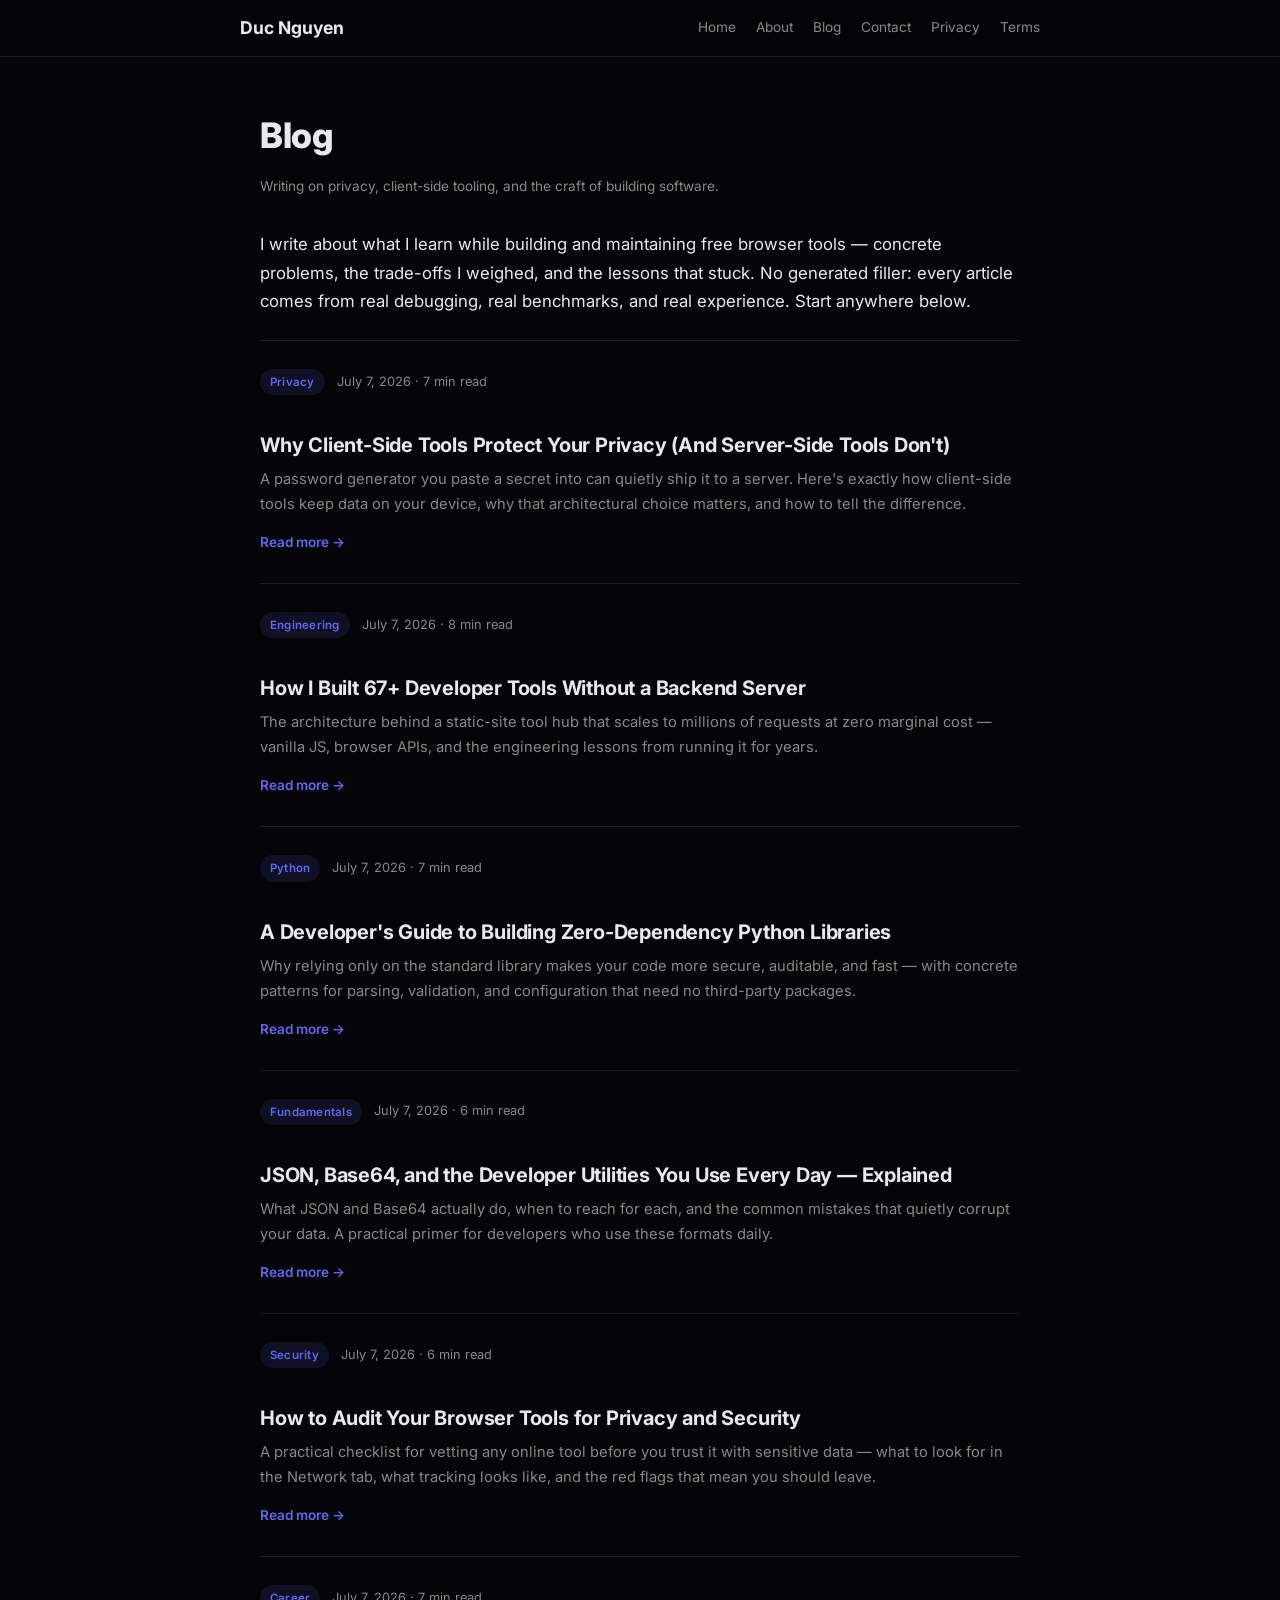
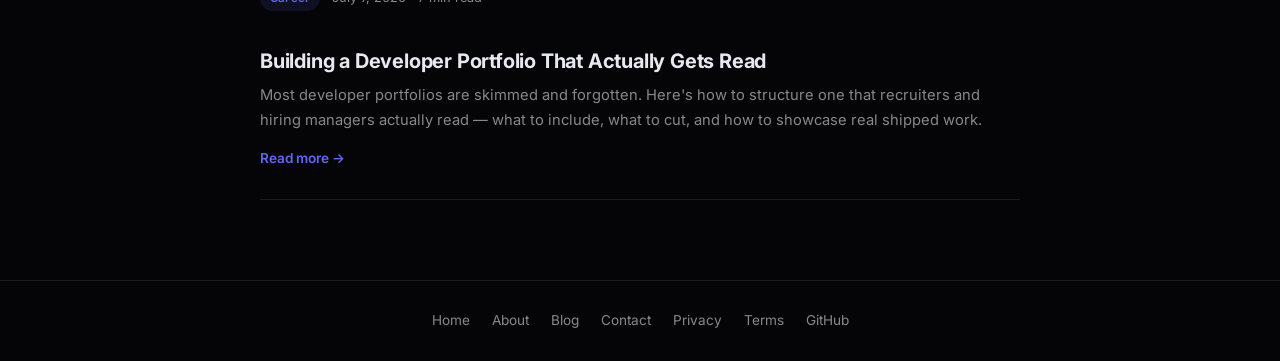
<file: blog/index.html>
<!DOCTYPE html>
<html lang="en">
<head>
<meta charset="UTF-8">
<script async src="https://www.googletagmanager.com/gtag/js?id=G-7E63EG326X"></script>
<script>
  window.dataLayer = window.dataLayer || [];
  function gtag(){dataLayer.push(arguments);}
  gtag("js", new Date());
  gtag("config", "G-7E63EG326X");
</script>
<meta name="viewport" content="width=device-width, initial-scale=1.0">
<title>Blog — Duc Nguyen</title>
<meta name="description" content="In-depth articles by Duc Nguyen on client-side tooling, privacy, developer productivity, and the craft of building software without a backend.">
<meta name="robots" content="index, follow">
<link rel="canonical" href="https://nguyenminhduc9988.github.io/blog/">
<meta property="og:title" content="Blog — Duc Nguyen">
<meta property="og:description" content="In-depth articles on client-side tooling, privacy, developer productivity, and building software without a backend.">
<meta property="og:type" content="website">
<meta property="og:url" content="https://nguyenminhduc9988.github.io/blog/">
<meta property="og:site_name" content="Duc Nguyen">
<meta property="og:image" content="https://nguyenminhduc9988.github.io/og-image.png">
<meta name="twitter:card" content="summary_large_image">
<meta name="twitter:title" content="Blog — Duc Nguyen">
<meta name="twitter:description" content="In-depth articles on client-side tooling, privacy, and the craft of building software.">
<meta name="twitter:image" content="https://nguyenminhduc9988.github.io/og-image.png">
<link rel="icon" href="data:image/svg+xml,%3Csvg xmlns='http://www.w3.org/2000/svg' viewBox='0 0 100 100'%3E%3Cdefs%3E%3ClinearGradient id='g' x1='0' y1='0' x2='1' y2='1'%3E%3Cstop offset='0' stop-color='%236366f1'/%3E%3Cstop offset='1' stop-color='%23ec4899'/%3E%3C/linearGradient%3E%3C/defs%3E%3Crect width='100' height='100' rx='20' fill='%230a0a0f'/%3E%3Ctext x='50' y='70' font-family='Arial' font-size='50' font-weight='bold' text-anchor='middle' fill='url(%23g)'%3ED%3C/text%3E%3C/svg%3E">
<link rel="preconnect" href="https://fonts.googleapis.com">
<link rel="preconnect" href="https://fonts.gstatic.com" crossorigin>
<link href="https://fonts.googleapis.com/css2?family=Inter:wght@400;500;600;700;800&family=JetBrains+Mono:wght@400;600&display=swap" rel="stylesheet">
<link rel="stylesheet" href="/assets/style.css">
<style>
.post-list{display:flex;flex-direction:column;gap:0}
.post-card{display:block;padding:28px 0;border-top:1px solid var(--border);text-decoration:none;color:inherit;transition:transform .2s}
.post-card:last-child{border-bottom:1px solid var(--border)}
.post-card:hover{text-decoration:none;transform:translateX(4px)}
.post-card:hover .post-title{color:var(--purple)}
.post-meta{display:flex;align-items:center;gap:12px;margin-bottom:10px;font-size:.8rem;color:var(--text-muted)}
.post-tag{background:rgba(99,102,241,.12);color:var(--purple);padding:3px 10px;border-radius:100px;font-size:.72rem;font-weight:600;letter-spacing:.02em}
.post-date{color:var(--text-muted)}
.post-title{font-size:1.25rem;font-weight:700;color:var(--text);line-height:1.4;margin-bottom:8px;letter-spacing:-.2px;transition:color .2s}
.post-excerpt{color:var(--text-muted);font-size:.92rem;line-height:1.7;margin-bottom:10px}
.post-readmore{color:var(--purple);font-size:.85rem;font-weight:600}
</style>
</head>
<body>
<nav class="nav"><div class="nav-inner">
  <a href="/" class="nav-logo">Duc Nguyen</a>
  <div class="nav-links">
    <a href="/">Home</a>
    <a href="/about.html">About</a>
    <a href="/blog/">Blog</a>
    <a href="/contact.html">Contact</a>
    <a href="/privacy-policy.html">Privacy</a>
    <a href="/terms-of-service.html">Terms</a>
  </div>
</div></nav>

<div class="container">
  <h1>Blog</h1>
  <p class="updated">Writing on privacy, client-side tooling, and the craft of building software.</p>
  <p class="lead">I write about what I learn while building and maintaining free browser tools — concrete problems, the trade-offs I weighed, and the lessons that stuck. No generated filler: every article comes from real debugging, real benchmarks, and real experience. Start anywhere below.</p>

  <div class="post-list">

    <a class="post-card" href="/blog/why-client-side-tools-protect-your-privacy.html">
      <div class="post-meta"><span class="post-tag">Privacy</span><span class="post-date">July 7, 2026 · 7 min read</span></div>
      <h2 class="post-title">Why Client-Side Tools Protect Your Privacy (And Server-Side Tools Don't)</h2>
      <p class="post-excerpt">A password generator you paste a secret into can quietly ship it to a server. Here's exactly how client-side tools keep data on your device, why that architectural choice matters, and how to tell the difference.</p>
      <span class="post-readmore">Read more →</span>
    </a>

    <a class="post-card" href="/blog/building-developer-tools-without-backend.html">
      <div class="post-meta"><span class="post-tag">Engineering</span><span class="post-date">July 7, 2026 · 8 min read</span></div>
      <h2 class="post-title">How I Built 67+ Developer Tools Without a Backend Server</h2>
      <p class="post-excerpt">The architecture behind a static-site tool hub that scales to millions of requests at zero marginal cost — vanilla JS, browser APIs, and the engineering lessons from running it for years.</p>
      <span class="post-readmore">Read more →</span>
    </a>

    <a class="post-card" href="/blog/zero-dependency-python-libraries.html">
      <div class="post-meta"><span class="post-tag">Python</span><span class="post-date">July 7, 2026 · 7 min read</span></div>
      <h2 class="post-title">A Developer's Guide to Building Zero-Dependency Python Libraries</h2>
      <p class="post-excerpt">Why relying only on the standard library makes your code more secure, auditable, and fast — with concrete patterns for parsing, validation, and configuration that need no third-party packages.</p>
      <span class="post-readmore">Read more →</span>
    </a>

    <a class="post-card" href="/blog/json-base64-developer-utilities-explained.html">
      <div class="post-meta"><span class="post-tag">Fundamentals</span><span class="post-date">July 7, 2026 · 6 min read</span></div>
      <h2 class="post-title">JSON, Base64, and the Developer Utilities You Use Every Day — Explained</h2>
      <p class="post-excerpt">What JSON and Base64 actually do, when to reach for each, and the common mistakes that quietly corrupt your data. A practical primer for developers who use these formats daily.</p>
      <span class="post-readmore">Read more →</span>
    </a>

    <a class="post-card" href="/blog/audit-browser-tools-privacy-security.html">
      <div class="post-meta"><span class="post-tag">Security</span><span class="post-date">July 7, 2026 · 6 min read</span></div>
      <h2 class="post-title">How to Audit Your Browser Tools for Privacy and Security</h2>
      <p class="post-excerpt">A practical checklist for vetting any online tool before you trust it with sensitive data — what to look for in the Network tab, what tracking looks like, and the red flags that mean you should leave.</p>
      <span class="post-readmore">Read more →</span>
    </a>

    <a class="post-card" href="/blog/build-developer-portfolio-that-gets-read.html">
      <div class="post-meta"><span class="post-tag">Career</span><span class="post-date">July 7, 2026 · 7 min read</span></div>
      <h2 class="post-title">Building a Developer Portfolio That Actually Gets Read</h2>
      <p class="post-excerpt">Most developer portfolios are skimmed and forgotten. Here's how to structure one that recruiters and hiring managers actually read — what to include, what to cut, and how to showcase real shipped work.</p>
      <span class="post-readmore">Read more →</span>
    </a>

  </div>
</div>

<div class="footer">
  <a href="/">Home</a>
  <a href="/about.html">About</a>
  <a href="/blog/">Blog</a>
  <a href="/contact.html">Contact</a>
  <a href="/privacy-policy.html">Privacy</a>
  <a href="/terms-of-service.html">Terms</a>
  <a href="https://github.com/nguyenminhduc9988" target="_blank" rel="noopener">GitHub</a>
</div>

</body>
</html>
</file>
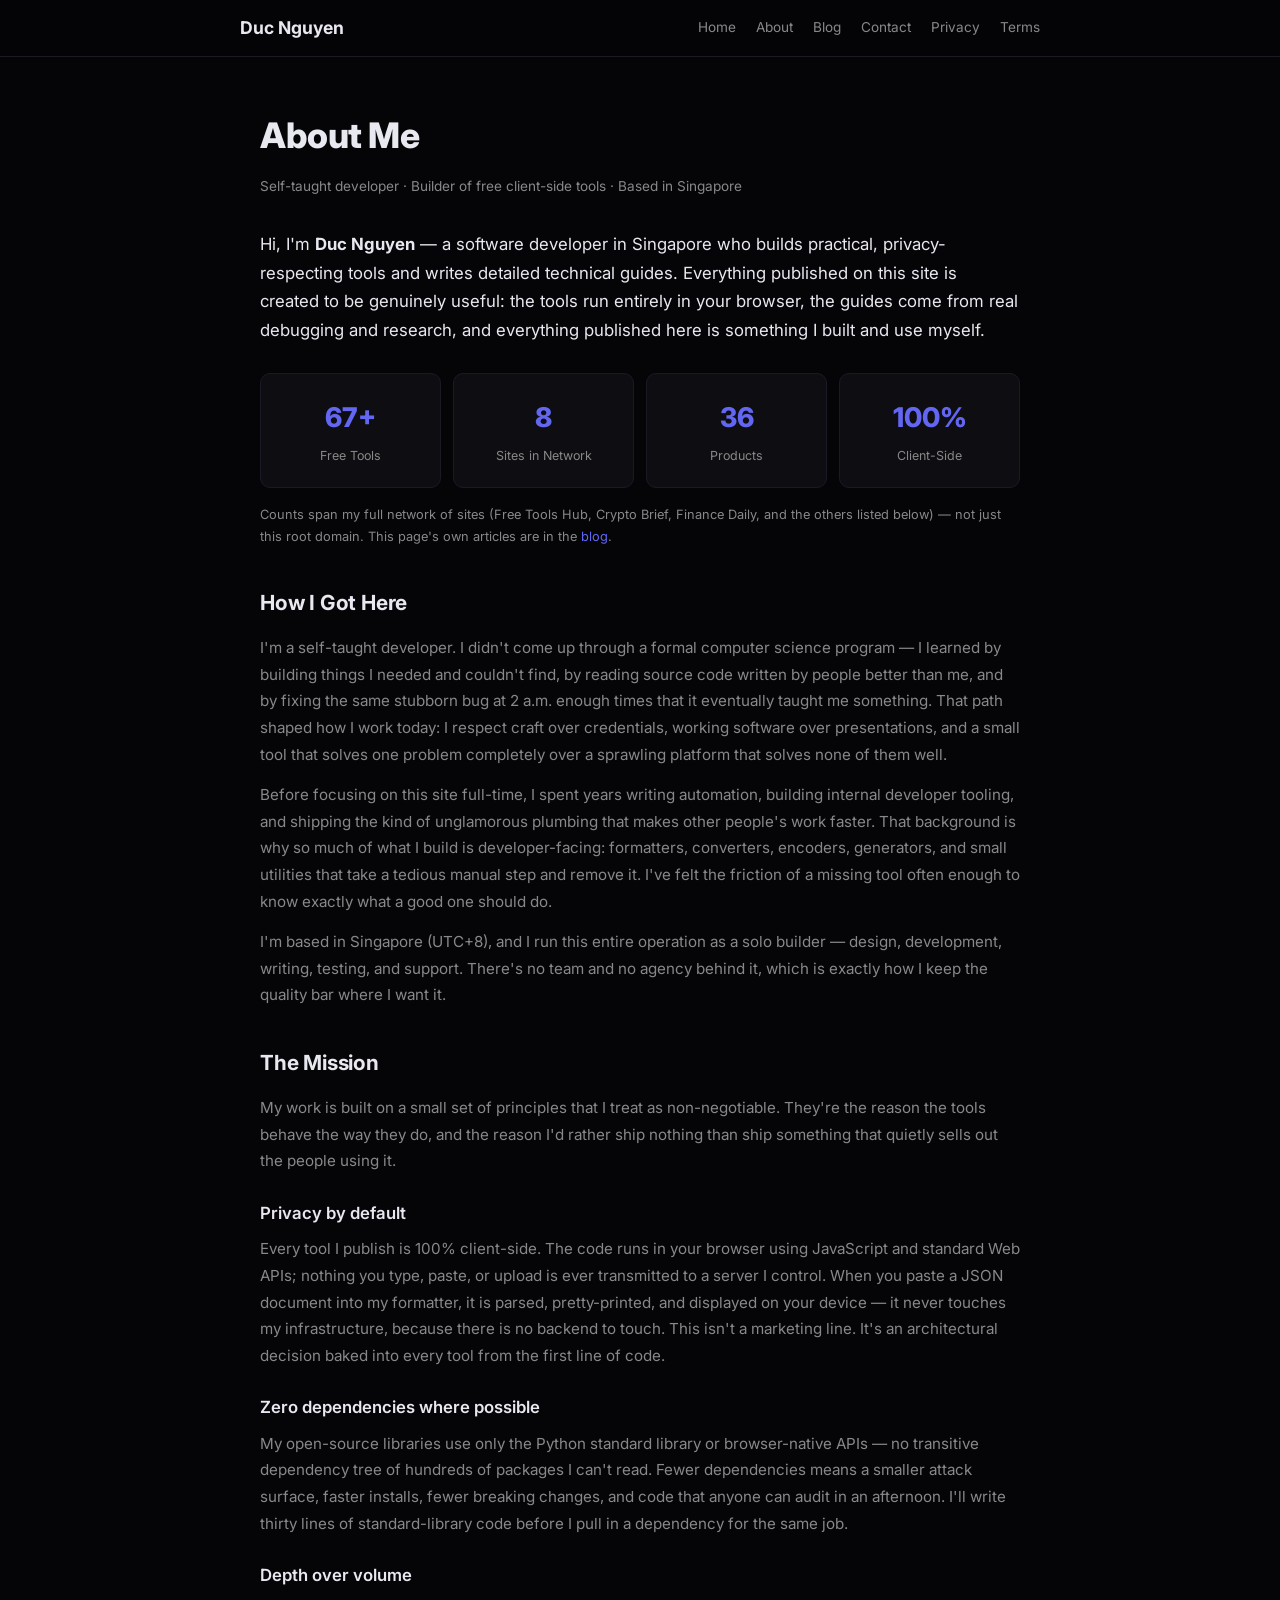
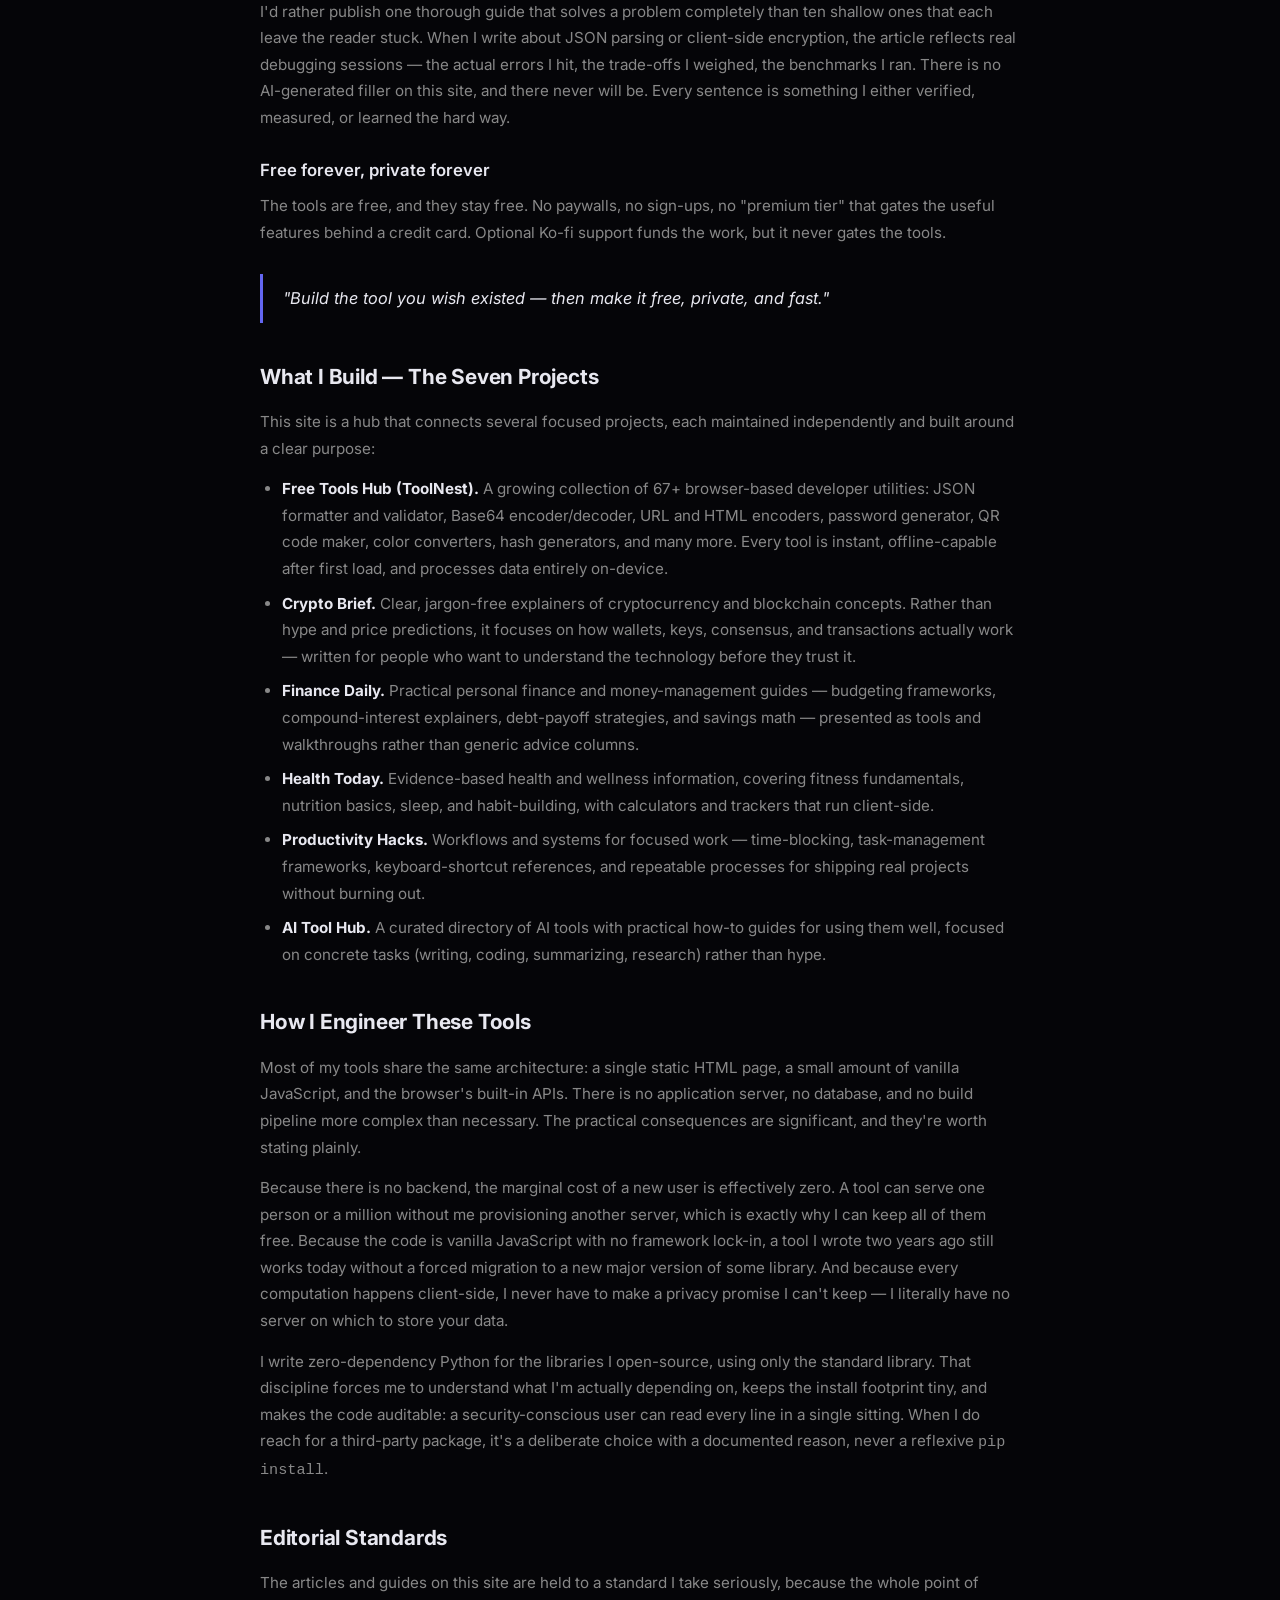
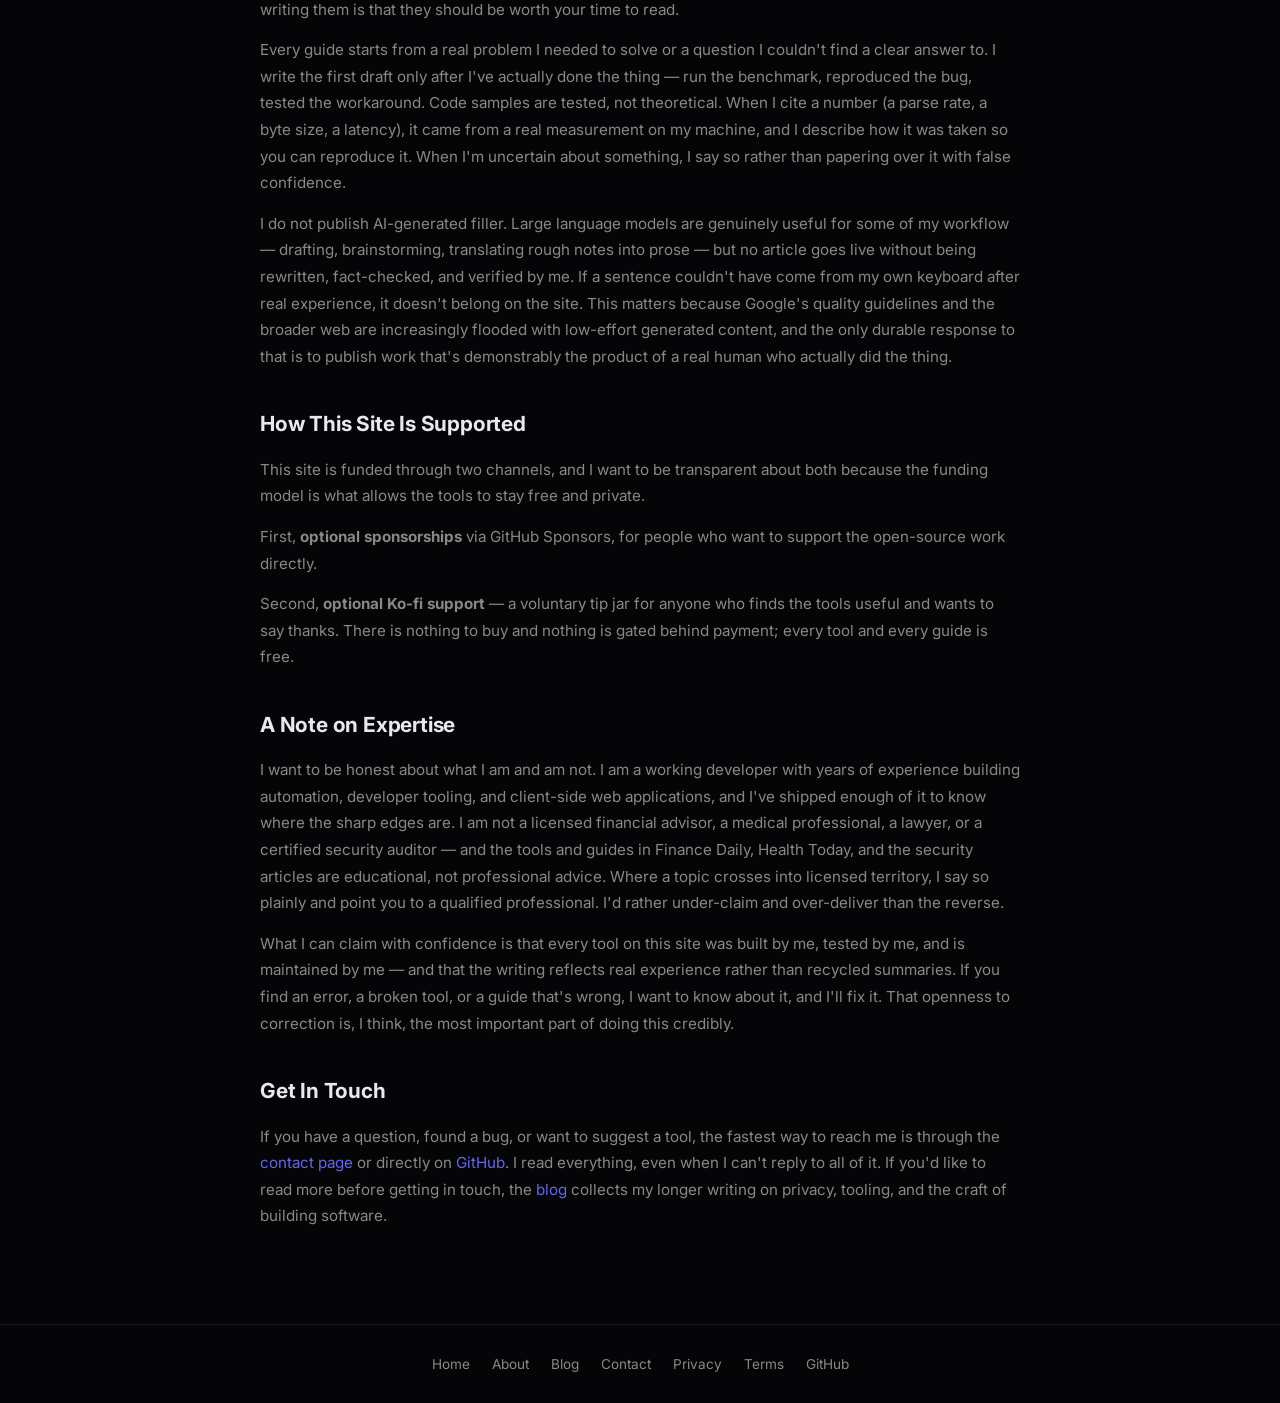
<file: about.html>
<!DOCTYPE html>
<html lang="en">
<head>
<meta name="ko-fi-verification" content="64ea4528-4867-47f4-9dbd-3e9dc4a42179">
<script async src="https://www.googletagmanager.com/gtag/js?id=G-7E63EG326X"></script>
<script>
  window.dataLayer = window.dataLayer || [];
  function gtag(){dataLayer.push(arguments);}
  gtag("js", new Date());
  gtag("config", "G-7E63EG326X");
</script>
<meta charset="UTF-8">
<meta name="viewport" content="width=device-width, initial-scale=1.0">
<title>About — Duc Nguyen</title>
<meta name="description" content="About Duc Nguyen — a self-taught developer in Singapore building free client-side tools, and in-depth guides. Learn the story, mission, and engineering principles behind the projects.">
<meta name="robots" content="index, follow">
<link rel="canonical" href="https://nguyenminhduc9988.github.io/about.html">
<meta property="og:title" content="About — Duc Nguyen">
<meta property="og:description" content="A self-taught developer in Singapore building free client-side tools and zero-dependency libraries.">
<meta property="og:type" content="profile">
<meta property="og:url" content="https://nguyenminhduc9988.github.io/about.html">
<meta property="og:site_name" content="Duc Nguyen">
<meta property="og:image" content="https://nguyenminhduc9988.github.io/og-image.png">
<meta name="twitter:card" content="summary_large_image">
<meta name="twitter:title" content="About — Duc Nguyen">
<meta name="twitter:description" content="A developer in Singapore building free client-side tools and guides.">
<meta name="twitter:image" content="https://nguyenminhduc9988.github.io/og-image.png">
<link rel="icon" href="data:image/svg+xml,%3Csvg xmlns='http://www.w3.org/2000/svg' viewBox='0 0 100 100'%3E%3Cdefs%3E%3ClinearGradient id='g' x1='0' y1='0' x2='1' y2='1'%3E%3Cstop offset='0' stop-color='%236366f1'/%3E%3Cstop offset='1' stop-color='%23ec4899'/%3E%3C/linearGradient%3E%3C/defs%3E%3Crect width='100' height='100' rx='20' fill='%230a0a0f'/%3E%3Ctext x='50' y='70' font-family='Arial' font-size='50' font-weight='bold' text-anchor='middle' fill='url(%23g)'%3ED%3C/text%3E%3C/svg%3E">
<link rel="preconnect" href="https://fonts.googleapis.com">
<link rel="preconnect" href="https://fonts.gstatic.com" crossorigin>
<link href="https://fonts.googleapis.com/css2?family=Inter:wght@400;500;600;700;800&family=JetBrains+Mono:wght@400;600&display=swap" rel="stylesheet">
<link rel="stylesheet" href="/assets/style.css">
<style>
.stat-grid{display:grid;grid-template-columns:repeat(auto-fit,minmax(140px,1fr));gap:12px;margin:28px 0}
.stat-card{background:var(--bg-card);border:1px solid var(--border);border-radius:var(--radius);padding:20px;text-align:center}
.stat-card .num{font-size:1.7rem;font-weight:800;color:var(--purple)}
.stat-card .label{font-size:.78rem;color:var(--text-muted);margin-top:4px}
.quote{border-left:3px solid var(--purple);padding:10px 0 10px 20px;margin:28px 0;color:var(--text);font-style:italic;font-size:1.02rem}
</style>
</head>
<body>
<nav class="nav"><div class="nav-inner">
  <a href="/" class="nav-logo">Duc Nguyen</a>
  <div class="nav-links">
    <a href="/">Home</a>
    <a href="/about.html">About</a>
    <a href="/blog/">Blog</a>
    <a href="/contact.html">Contact</a>
    <a href="/privacy-policy.html">Privacy</a>
    <a href="/terms-of-service.html">Terms</a>
  </div>
</div></nav>

<div class="container">
  <h1>About Me</h1>
  <p class="updated">Self-taught developer · Builder of free client-side tools · Based in Singapore</p>

  <p class="lead">Hi, I'm <strong>Duc Nguyen</strong> — a software developer in Singapore who builds practical, privacy-respecting tools and writes detailed technical guides. Everything published on this site is created to be genuinely useful: the tools run entirely in your browser, the guides come from real debugging and research, and everything published here is something I built and use myself.</p>

  <div class="stat-grid">
    <div class="stat-card"><div class="num">67+</div><div class="label">Free Tools</div></div>
    <div class="stat-card"><div class="num">8</div><div class="label">Sites in Network</div></div>
    <div class="stat-card"><div class="num">36</div><div class="label">Products</div></div>
    <div class="stat-card"><div class="num">100%</div><div class="label">Client-Side</div></div>
  </div>
  <p style="font-size:.8rem;color:var(--text-muted);margin-top:-12px;margin-bottom:24px">Counts span my full network of sites (Free Tools Hub, Crypto Brief, Finance Daily, and the others listed below) — not just this root domain. This page's own articles are in the <a href="/blog/">blog</a>.</p>

  <h2>How I Got Here</h2>
  <p>I'm a self-taught developer. I didn't come up through a formal computer science program — I learned by building things I needed and couldn't find, by reading source code written by people better than me, and by fixing the same stubborn bug at 2 a.m. enough times that it eventually taught me something. That path shaped how I work today: I respect craft over credentials, working software over presentations, and a small tool that solves one problem completely over a sprawling platform that solves none of them well.</p>
  <p>Before focusing on this site full-time, I spent years writing automation, building internal developer tooling, and shipping the kind of unglamorous plumbing that makes other people's work faster. That background is why so much of what I build is developer-facing: formatters, converters, encoders, generators, and small utilities that take a tedious manual step and remove it. I've felt the friction of a missing tool often enough to know exactly what a good one should do.</p>
  <p>I'm based in Singapore (UTC+8), and I run this entire operation as a solo builder — design, development, writing, testing, and support. There's no team and no agency behind it, which is exactly how I keep the quality bar where I want it.</p>

  <h2>The Mission</h2>
  <p>My work is built on a small set of principles that I treat as non-negotiable. They're the reason the tools behave the way they do, and the reason I'd rather ship nothing than ship something that quietly sells out the people using it.</p>

  <h3>Privacy by default</h3>
  <p>Every tool I publish is 100% client-side. The code runs in your browser using JavaScript and standard Web APIs; nothing you type, paste, or upload is ever transmitted to a server I control. When you paste a JSON document into my formatter, it is parsed, pretty-printed, and displayed on your device — it never touches my infrastructure, because there is no backend to touch. This isn't a marketing line. It's an architectural decision baked into every tool from the first line of code.</p>

  <h3>Zero dependencies where possible</h3>
  <p>My open-source libraries use only the Python standard library or browser-native APIs — no transitive dependency tree of hundreds of packages I can't read. Fewer dependencies means a smaller attack surface, faster installs, fewer breaking changes, and code that anyone can audit in an afternoon. I'll write thirty lines of standard-library code before I pull in a dependency for the same job.</p>

  <h3>Depth over volume</h3>
  <p>I'd rather publish one thorough guide that solves a problem completely than ten shallow ones that each leave the reader stuck. When I write about JSON parsing or client-side encryption, the article reflects real debugging sessions — the actual errors I hit, the trade-offs I weighed, the benchmarks I ran. There is no AI-generated filler on this site, and there never will be. Every sentence is something I either verified, measured, or learned the hard way.</p>

  <h3>Free forever, private forever</h3>
  <p>The tools are free, and they stay free. No paywalls, no sign-ups, no "premium tier" that gates the useful features behind a credit card. Optional Ko-fi support funds the work, but it never gates the tools.</p>

  <div class="quote">"Build the tool you wish existed — then make it free, private, and fast."</div>

  <h2>What I Build — The Seven Projects</h2>
  <p>This site is a hub that connects several focused projects, each maintained independently and built around a clear purpose:</p>
  <ul>
    <li><strong>Free Tools Hub (ToolNest).</strong> A growing collection of 67+ browser-based developer utilities: JSON formatter and validator, Base64 encoder/decoder, URL and HTML encoders, password generator, QR code maker, color converters, hash generators, and many more. Every tool is instant, offline-capable after first load, and processes data entirely on-device.</li>
    <li><strong>Crypto Brief.</strong> Clear, jargon-free explainers of cryptocurrency and blockchain concepts. Rather than hype and price predictions, it focuses on how wallets, keys, consensus, and transactions actually work — written for people who want to understand the technology before they trust it.</li>
    <li><strong>Finance Daily.</strong> Practical personal finance and money-management guides — budgeting frameworks, compound-interest explainers, debt-payoff strategies, and savings math — presented as tools and walkthroughs rather than generic advice columns.</li>
    <li><strong>Health Today.</strong> Evidence-based health and wellness information, covering fitness fundamentals, nutrition basics, sleep, and habit-building, with calculators and trackers that run client-side.</li>
    <li><strong>Productivity Hacks.</strong> Workflows and systems for focused work — time-blocking, task-management frameworks, keyboard-shortcut references, and repeatable processes for shipping real projects without burning out.</li>
    <li><strong>AI Tool Hub.</strong> A curated directory of AI tools with practical how-to guides for using them well, focused on concrete tasks (writing, coding, summarizing, research) rather than hype.</li>
  </ul>

  <h2>How I Engineer These Tools</h2>
  <p>Most of my tools share the same architecture: a single static HTML page, a small amount of vanilla JavaScript, and the browser's built-in APIs. There is no application server, no database, and no build pipeline more complex than necessary. The practical consequences are significant, and they're worth stating plainly.</p>
  <p>Because there is no backend, the marginal cost of a new user is effectively zero. A tool can serve one person or a million without me provisioning another server, which is exactly why I can keep all of them free. Because the code is vanilla JavaScript with no framework lock-in, a tool I wrote two years ago still works today without a forced migration to a new major version of some library. And because every computation happens client-side, I never have to make a privacy promise I can't keep — I literally have no server on which to store your data.</p>
  <p>I write zero-dependency Python for the libraries I open-source, using only the standard library. That discipline forces me to understand what I'm actually depending on, keeps the install footprint tiny, and makes the code auditable: a security-conscious user can read every line in a single sitting. When I do reach for a third-party package, it's a deliberate choice with a documented reason, never a reflexive <code>pip install</code>.</p>

  <h2>Editorial Standards</h2>
  <p>The articles and guides on this site are held to a standard I take seriously, because the whole point of writing them is that they should be worth your time to read.</p>
  <p>Every guide starts from a real problem I needed to solve or a question I couldn't find a clear answer to. I write the first draft only after I've actually done the thing — run the benchmark, reproduced the bug, tested the workaround. Code samples are tested, not theoretical. When I cite a number (a parse rate, a byte size, a latency), it came from a real measurement on my machine, and I describe how it was taken so you can reproduce it. When I'm uncertain about something, I say so rather than papering over it with false confidence.</p>
  <p>I do not publish AI-generated filler. Large language models are genuinely useful for some of my workflow — drafting, brainstorming, translating rough notes into prose — but no article goes live without being rewritten, fact-checked, and verified by me. If a sentence couldn't have come from my own keyboard after real experience, it doesn't belong on the site. This matters because Google's quality guidelines and the broader web are increasingly flooded with low-effort generated content, and the only durable response to that is to publish work that's demonstrably the product of a real human who actually did the thing.</p>

  <h2>How This Site Is Supported</h2>
  <p>This site is funded through two channels, and I want to be transparent about both because the funding model is what allows the tools to stay free and private.</p>
  <p>First, <strong>optional sponsorships</strong> via GitHub Sponsors, for people who want to support the open-source work directly.</p>
  <p>Second, <strong>optional Ko-fi support</strong> — a voluntary tip jar for anyone who finds the tools useful and wants to say thanks. There is nothing to buy and nothing is gated behind payment; every tool and every guide is free.</p>

  <h2>A Note on Expertise</h2>
  <p>I want to be honest about what I am and am not. I am a working developer with years of experience building automation, developer tooling, and client-side web applications, and I've shipped enough of it to know where the sharp edges are. I am not a licensed financial advisor, a medical professional, a lawyer, or a certified security auditor — and the tools and guides in Finance Daily, Health Today, and the security articles are educational, not professional advice. Where a topic crosses into licensed territory, I say so plainly and point you to a qualified professional. I'd rather under-claim and over-deliver than the reverse.</p>
  <p>What I can claim with confidence is that every tool on this site was built by me, tested by me, and is maintained by me — and that the writing reflects real experience rather than recycled summaries. If you find an error, a broken tool, or a guide that's wrong, I want to know about it, and I'll fix it. That openness to correction is, I think, the most important part of doing this credibly.</p>

  <h2>Get In Touch</h2>
  <p>If you have a question, found a bug, or want to suggest a tool, the fastest way to reach me is through the <a href="/contact.html">contact page</a> or directly on <a href="https://github.com/nguyenminhduc9988" target="_blank" rel="noopener">GitHub</a>. I read everything, even when I can't reply to all of it. If you'd like to read more before getting in touch, the <a href="/blog/">blog</a> collects my longer writing on privacy, tooling, and the craft of building software.</p>
</div>

<div class="footer">
  <a href="/">Home</a>
  <a href="/about.html">About</a>
  <a href="/blog/">Blog</a>
  <a href="/contact.html">Contact</a>
  <a href="/privacy-policy.html">Privacy</a>
  <a href="/terms-of-service.html">Terms</a>
  <a href="https://github.com/nguyenminhduc9988" target="_blank" rel="noopener">GitHub</a>
</div>

</body>
</html>
</file>
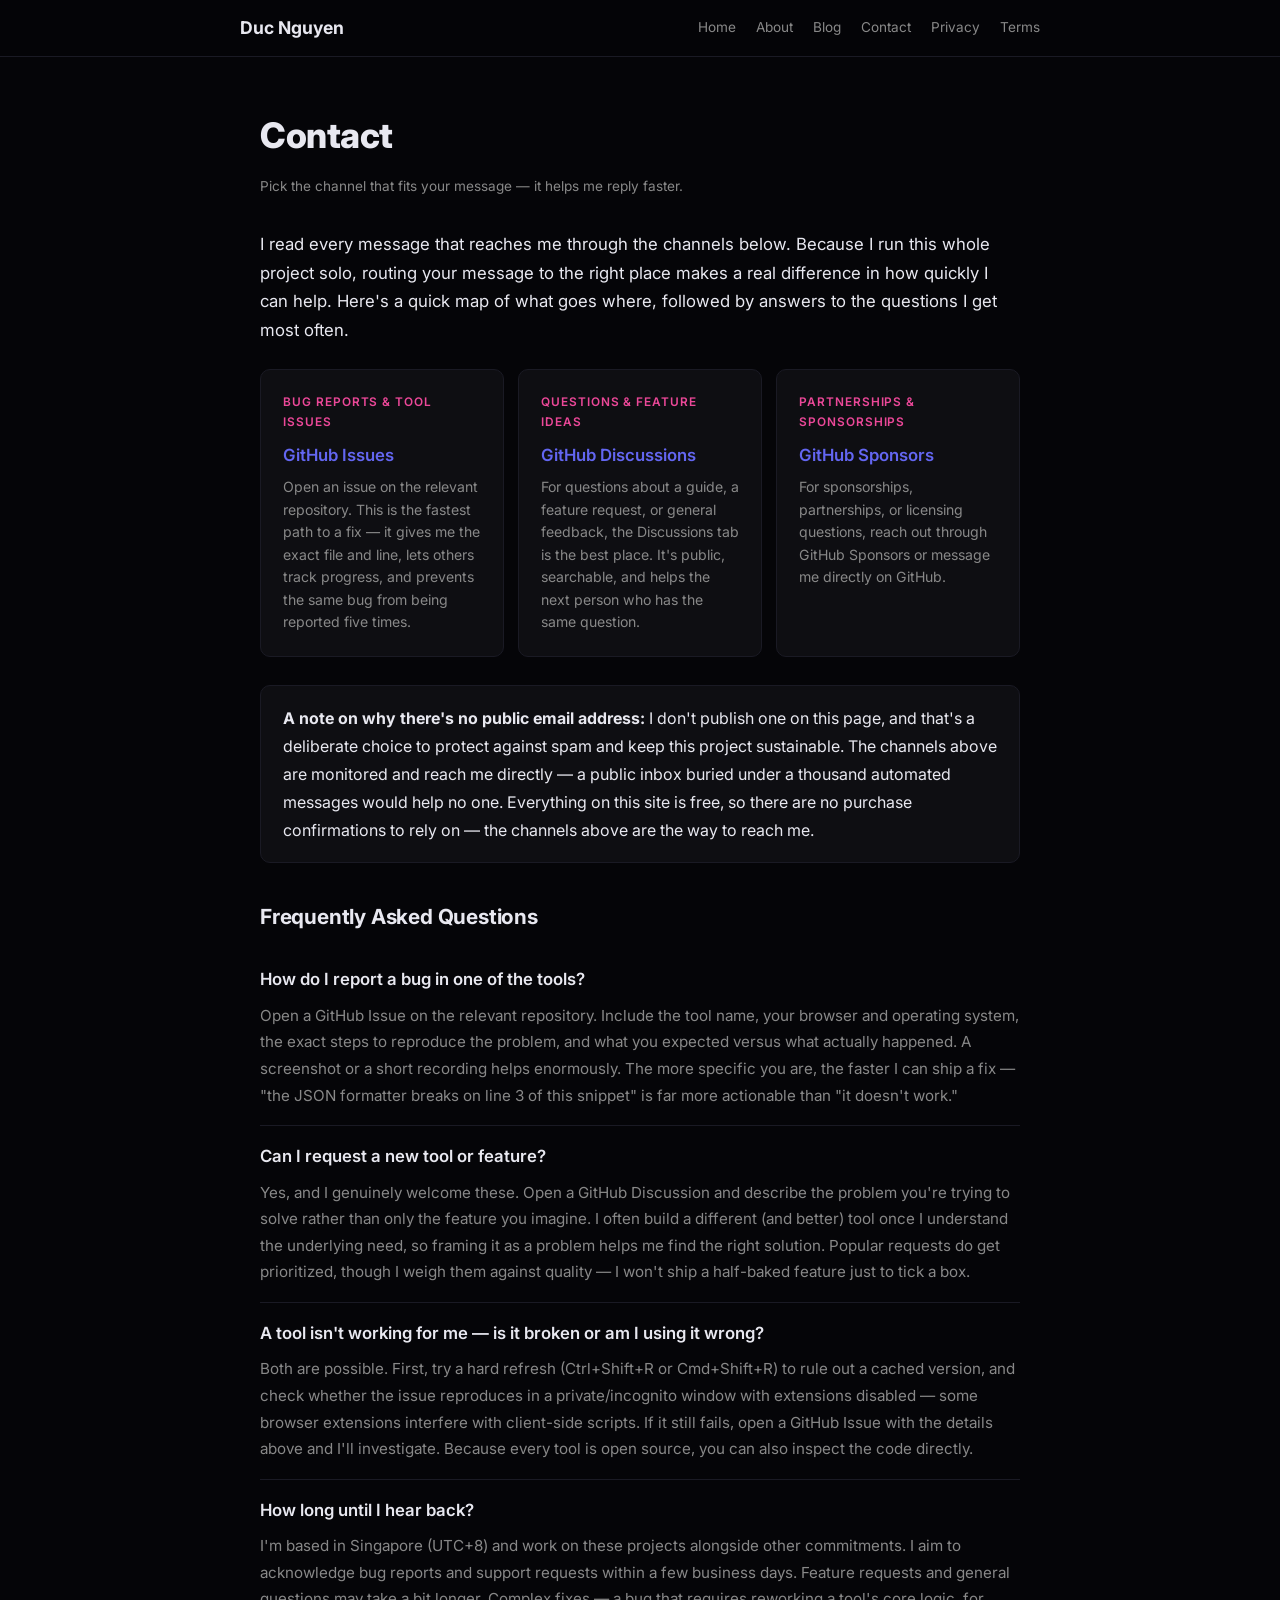
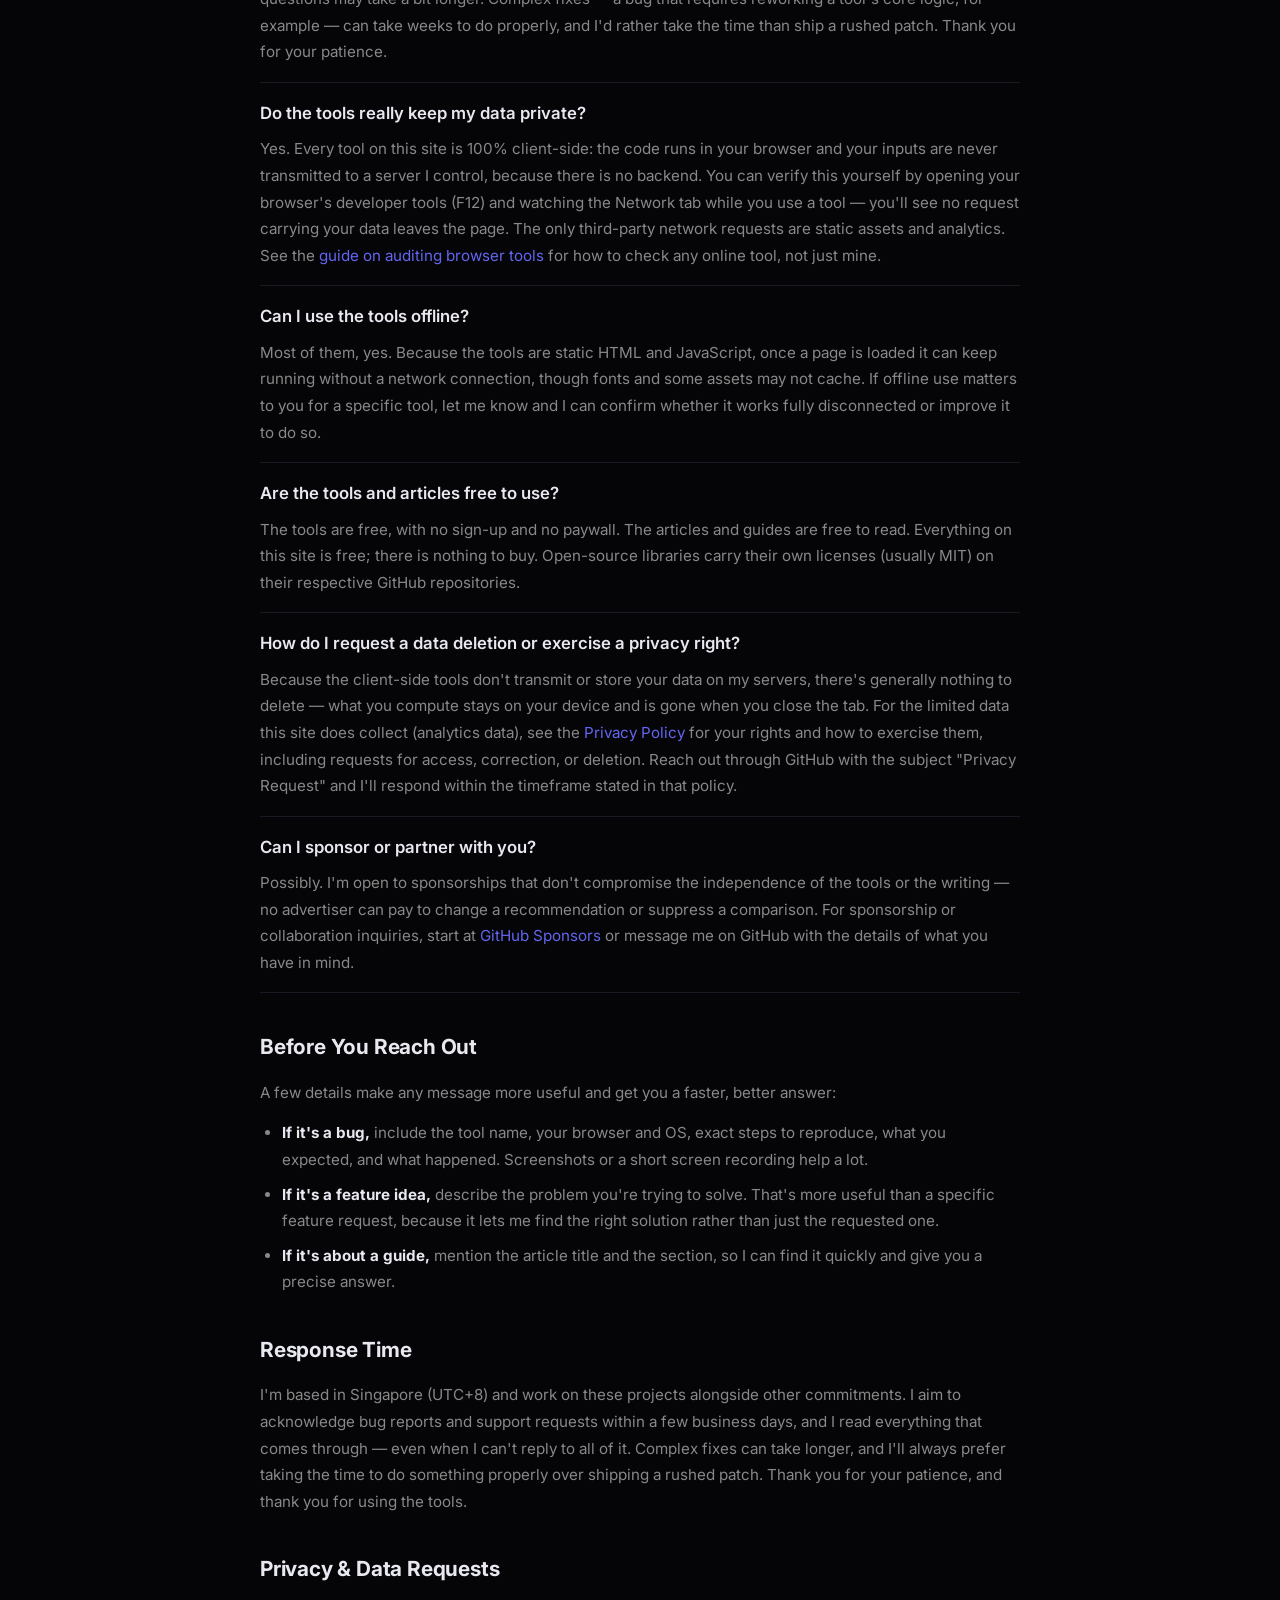
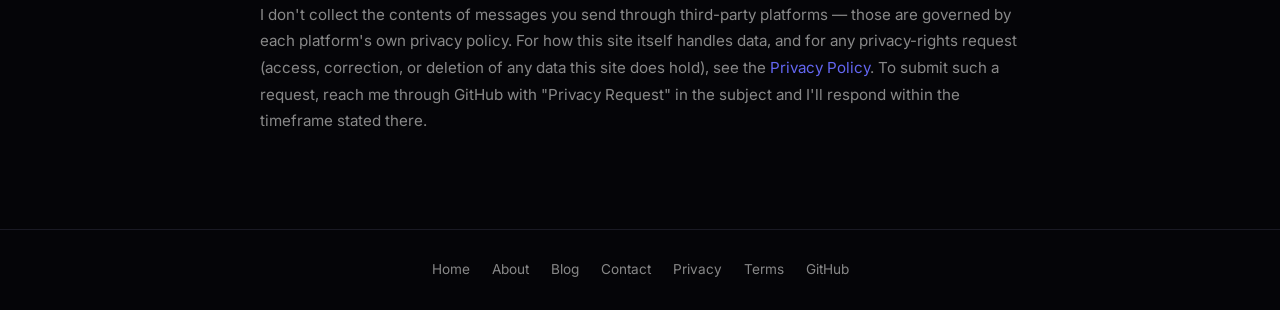
<file: contact.html>
<!DOCTYPE html>
<html lang="en">
<head>
<meta name="ko-fi-verification" content="64ea4528-4867-47f4-9dbd-3e9dc4a42179">
<script async src="https://www.googletagmanager.com/gtag/js?id=G-7E63EG326X"></script>
<script>
  window.dataLayer = window.dataLayer || [];
  function gtag(){dataLayer.push(arguments);}
  gtag("js", new Date());
  gtag("config", "G-7E63EG326X");
</script>
<meta charset="UTF-8">
<meta name="viewport" content="width=device-width, initial-scale=1.0">
<title>Contact — Duc Nguyen</title>
<meta name="description" content="Contact Duc Nguyen. Reach out about tools, guides, bug reports, or partnerships. Find the right channel for your message, plus FAQ and response-time policy.">
<meta name="robots" content="index, follow">
<link rel="canonical" href="https://nguyenminhduc9988.github.io/contact.html">
<meta property="og:title" content="Contact — Duc Nguyen">
<meta property="og:description" content="Reach out about tools, guides, bug reports, partnerships, or product support. Find the right channel for your message.">
<meta property="og:type" content="website">
<meta property="og:url" content="https://nguyenminhduc9988.github.io/contact.html">
<meta property="og:site_name" content="Duc Nguyen">
<meta property="og:image" content="https://nguyenminhduc9988.github.io/og-image.png">
<meta name="twitter:card" content="summary_large_image">
<meta name="twitter:title" content="Contact — Duc Nguyen">
<meta name="twitter:description" content="Reach out about tools, guides, bug reports, partnerships, or product support.">
<meta name="twitter:image" content="https://nguyenminhduc9988.github.io/og-image.png">
<link rel="icon" href="data:image/svg+xml,%3Csvg xmlns='http://www.w3.org/2000/svg' viewBox='0 0 100 100'%3E%3Cdefs%3E%3ClinearGradient id='g' x1='0' y1='0' x2='1' y2='1'%3E%3Cstop offset='0' stop-color='%236366f1'/%3E%3Cstop offset='1' stop-color='%23ec4899'/%3E%3C/linearGradient%3E%3C/defs%3E%3Crect width='100' height='100' rx='20' fill='%230a0a0f'/%3E%3Ctext x='50' y='70' font-family='Arial' font-size='50' font-weight='bold' text-anchor='middle' fill='url(%23g)'%3ED%3C/text%3E%3C/svg%3E">
<link rel="preconnect" href="https://fonts.googleapis.com">
<link rel="preconnect" href="https://fonts.gstatic.com" crossorigin>
<link href="https://fonts.googleapis.com/css2?family=Inter:wght@400;500;600;700;800&display=swap" rel="stylesheet">
<link rel="stylesheet" href="/assets/style.css">
<style>
.contact-grid{display:grid;grid-template-columns:repeat(auto-fit,minmax(230px,1fr));gap:14px;margin:24px 0}
.contact-card{background:var(--bg-card);border:1px solid var(--border);border-radius:var(--radius);padding:22px}
.contact-card .ct{font-size:.74rem;text-transform:uppercase;letter-spacing:.08em;color:var(--pink);margin-bottom:8px;font-weight:600}
.contact-card .cv{font-size:1.05rem;font-weight:700;color:var(--text);margin-bottom:6px}
.contact-card .cd{font-size:.88rem;color:var(--text-muted);line-height:1.6}
.contact-card a{color:var(--purple);font-weight:600}
.note{background:var(--bg-card);border:1px solid var(--border);border-radius:var(--radius);padding:18px 22px;margin:28px 0}
.note strong{color:var(--text)}
.faq-item{border-bottom:1px solid var(--border);padding:16px 0}
.faq-item h3{margin-top:0;cursor:default}
.faq-item p{margin-bottom:0}
</style>
</head>
<body>
<nav class="nav"><div class="nav-inner">
  <a href="/" class="nav-logo">Duc Nguyen</a>
  <div class="nav-links">
    <a href="/">Home</a>
    <a href="/about.html">About</a>
    <a href="/blog/">Blog</a>
    <a href="/contact.html">Contact</a>
    <a href="/privacy-policy.html">Privacy</a>
    <a href="/terms-of-service.html">Terms</a>
  </div>
</div></nav>

<div class="container">
  <h1>Contact</h1>
  <p class="updated">Pick the channel that fits your message — it helps me reply faster.</p>

  <p class="lead">I read every message that reaches me through the channels below. Because I run this whole project solo, routing your message to the right place makes a real difference in how quickly I can help. Here's a quick map of what goes where, followed by answers to the questions I get most often.</p>

  <div class="contact-grid">
    <div class="contact-card">
      <div class="ct">Bug Reports & Tool Issues</div>
      <div class="cv"><a href="https://github.com/nguyenminhduc9988" target="_blank" rel="noopener">GitHub Issues</a></div>
      <div class="cd">Open an issue on the relevant repository. This is the fastest path to a fix — it gives me the exact file and line, lets others track progress, and prevents the same bug from being reported five times.</div>
    </div>
    <div class="contact-card">
      <div class="ct">Questions & Feature Ideas</div>
      <div class="cv"><a href="https://github.com/nguyenminhduc9988" target="_blank" rel="noopener">GitHub Discussions</a></div>
      <div class="cd">For questions about a guide, a feature request, or general feedback, the Discussions tab is the best place. It's public, searchable, and helps the next person who has the same question.</div>
    </div>
    <div class="contact-card">
      <div class="ct">Partnerships & Sponsorships</div>
      <div class="cv"><a href="https://github.com/sponsors/nguyenminhduc9988" target="_blank" rel="noopener">GitHub Sponsors</a></div>
      <div class="cd">For sponsorships, partnerships, or licensing questions, reach out through GitHub Sponsors or message me directly on GitHub.</div>
    </div>
  </div>

  <div class="note">
    <strong>A note on why there's no public email address:</strong> I don't publish one on this page, and that's a deliberate choice to protect against spam and keep this project sustainable. The channels above are monitored and reach me directly — a public inbox buried under a thousand automated messages would help no one. Everything on this site is free, so there are no purchase confirmations to rely on — the channels above are the way to reach me.
  </div>

  <h2>Frequently Asked Questions</h2>

  <div class="faq-item">
    <h3>How do I report a bug in one of the tools?</h3>
    <p>Open a GitHub Issue on the relevant repository. Include the tool name, your browser and operating system, the exact steps to reproduce the problem, and what you expected versus what actually happened. A screenshot or a short recording helps enormously. The more specific you are, the faster I can ship a fix — "the JSON formatter breaks on line 3 of this snippet" is far more actionable than "it doesn't work."</p>
  </div>

  <div class="faq-item">
    <h3>Can I request a new tool or feature?</h3>
    <p>Yes, and I genuinely welcome these. Open a GitHub Discussion and describe the problem you're trying to solve rather than only the feature you imagine. I often build a different (and better) tool once I understand the underlying need, so framing it as a problem helps me find the right solution. Popular requests do get prioritized, though I weigh them against quality — I won't ship a half-baked feature just to tick a box.</p>
  </div>

  <div class="faq-item">
    <h3>A tool isn't working for me — is it broken or am I using it wrong?</h3>
    <p>Both are possible. First, try a hard refresh (Ctrl+Shift+R or Cmd+Shift+R) to rule out a cached version, and check whether the issue reproduces in a private/incognito window with extensions disabled — some browser extensions interfere with client-side scripts. If it still fails, open a GitHub Issue with the details above and I'll investigate. Because every tool is open source, you can also inspect the code directly.</p>
  </div>

  <div class="faq-item">
    <h3>How long until I hear back?</h3>
    <p>I'm based in Singapore (UTC+8) and work on these projects alongside other commitments. I aim to acknowledge bug reports and support requests within a few business days. Feature requests and general questions may take a bit longer. Complex fixes — a bug that requires reworking a tool's core logic, for example — can take weeks to do properly, and I'd rather take the time than ship a rushed patch. Thank you for your patience.</p>
  </div>

  <div class="faq-item">
    <h3>Do the tools really keep my data private?</h3>
    <p>Yes. Every tool on this site is 100% client-side: the code runs in your browser and your inputs are never transmitted to a server I control, because there is no backend. You can verify this yourself by opening your browser's developer tools (F12) and watching the Network tab while you use a tool — you'll see no request carrying your data leaves the page. The only third-party network requests are static assets and analytics. See the <a href="/blog/audit-browser-tools-privacy-security.html">guide on auditing browser tools</a> for how to check any online tool, not just mine.</p>
  </div>

  <div class="faq-item">
    <h3>Can I use the tools offline?</h3>
    <p>Most of them, yes. Because the tools are static HTML and JavaScript, once a page is loaded it can keep running without a network connection, though fonts and some assets may not cache. If offline use matters to you for a specific tool, let me know and I can confirm whether it works fully disconnected or improve it to do so.</p>
  </div>

  <div class="faq-item">
    <h3>Are the tools and articles free to use?</h3>
    <p>The tools are free, with no sign-up and no paywall. The articles and guides are free to read. Everything on this site is free; there is nothing to buy. Open-source libraries carry their own licenses (usually MIT) on their respective GitHub repositories.</p>
  </div>

  <div class="faq-item">
    <h3>How do I request a data deletion or exercise a privacy right?</h3>
    <p>Because the client-side tools don't transmit or store your data on my servers, there's generally nothing to delete — what you compute stays on your device and is gone when you close the tab. For the limited data this site does collect (analytics data), see the <a href="/privacy-policy.html">Privacy Policy</a> for your rights and how to exercise them, including requests for access, correction, or deletion. Reach out through GitHub with the subject "Privacy Request" and I'll respond within the timeframe stated in that policy.</p>
  </div>

  <div class="faq-item">
    <h3>Can I sponsor or partner with you?</h3>
    <p>Possibly. I'm open to sponsorships that don't compromise the independence of the tools or the writing — no advertiser can pay to change a recommendation or suppress a comparison. For sponsorship or collaboration inquiries, start at <a href="https://github.com/sponsors/nguyenminhduc9988" target="_blank" rel="noopener">GitHub Sponsors</a> or message me on GitHub with the details of what you have in mind.</p>
  </div>

  <h2>Before You Reach Out</h2>
  <p>A few details make any message more useful and get you a faster, better answer:</p>
  <ul>
    <li><strong>If it's a bug,</strong> include the tool name, your browser and OS, exact steps to reproduce, what you expected, and what happened. Screenshots or a short screen recording help a lot.</li>
    <li><strong>If it's a feature idea,</strong> describe the problem you're trying to solve. That's more useful than a specific feature request, because it lets me find the right solution rather than just the requested one.</li>
    <li><strong>If it's about a guide,</strong> mention the article title and the section, so I can find it quickly and give you a precise answer.</li>
  </ul>

  <h2>Response Time</h2>
  <p>I'm based in Singapore (UTC+8) and work on these projects alongside other commitments. I aim to acknowledge bug reports and support requests within a few business days, and I read everything that comes through — even when I can't reply to all of it. Complex fixes can take longer, and I'll always prefer taking the time to do something properly over shipping a rushed patch. Thank you for your patience, and thank you for using the tools.</p>

  <h2>Privacy & Data Requests</h2>
  <p>I don't collect the contents of messages you send through third-party platforms — those are governed by each platform's own privacy policy. For how this site itself handles data, and for any privacy-rights request (access, correction, or deletion of any data this site does hold), see the <a href="/privacy-policy.html">Privacy Policy</a>. To submit such a request, reach me through GitHub with "Privacy Request" in the subject and I'll respond within the timeframe stated there.</p>
</div>

<div class="footer">
  <a href="/">Home</a>
  <a href="/about.html">About</a>
  <a href="/blog/">Blog</a>
  <a href="/contact.html">Contact</a>
  <a href="/privacy-policy.html">Privacy</a>
  <a href="/terms-of-service.html">Terms</a>
  <a href="https://github.com/nguyenminhduc9988" target="_blank" rel="noopener">GitHub</a>
</div>
</body>
</html>
</file>
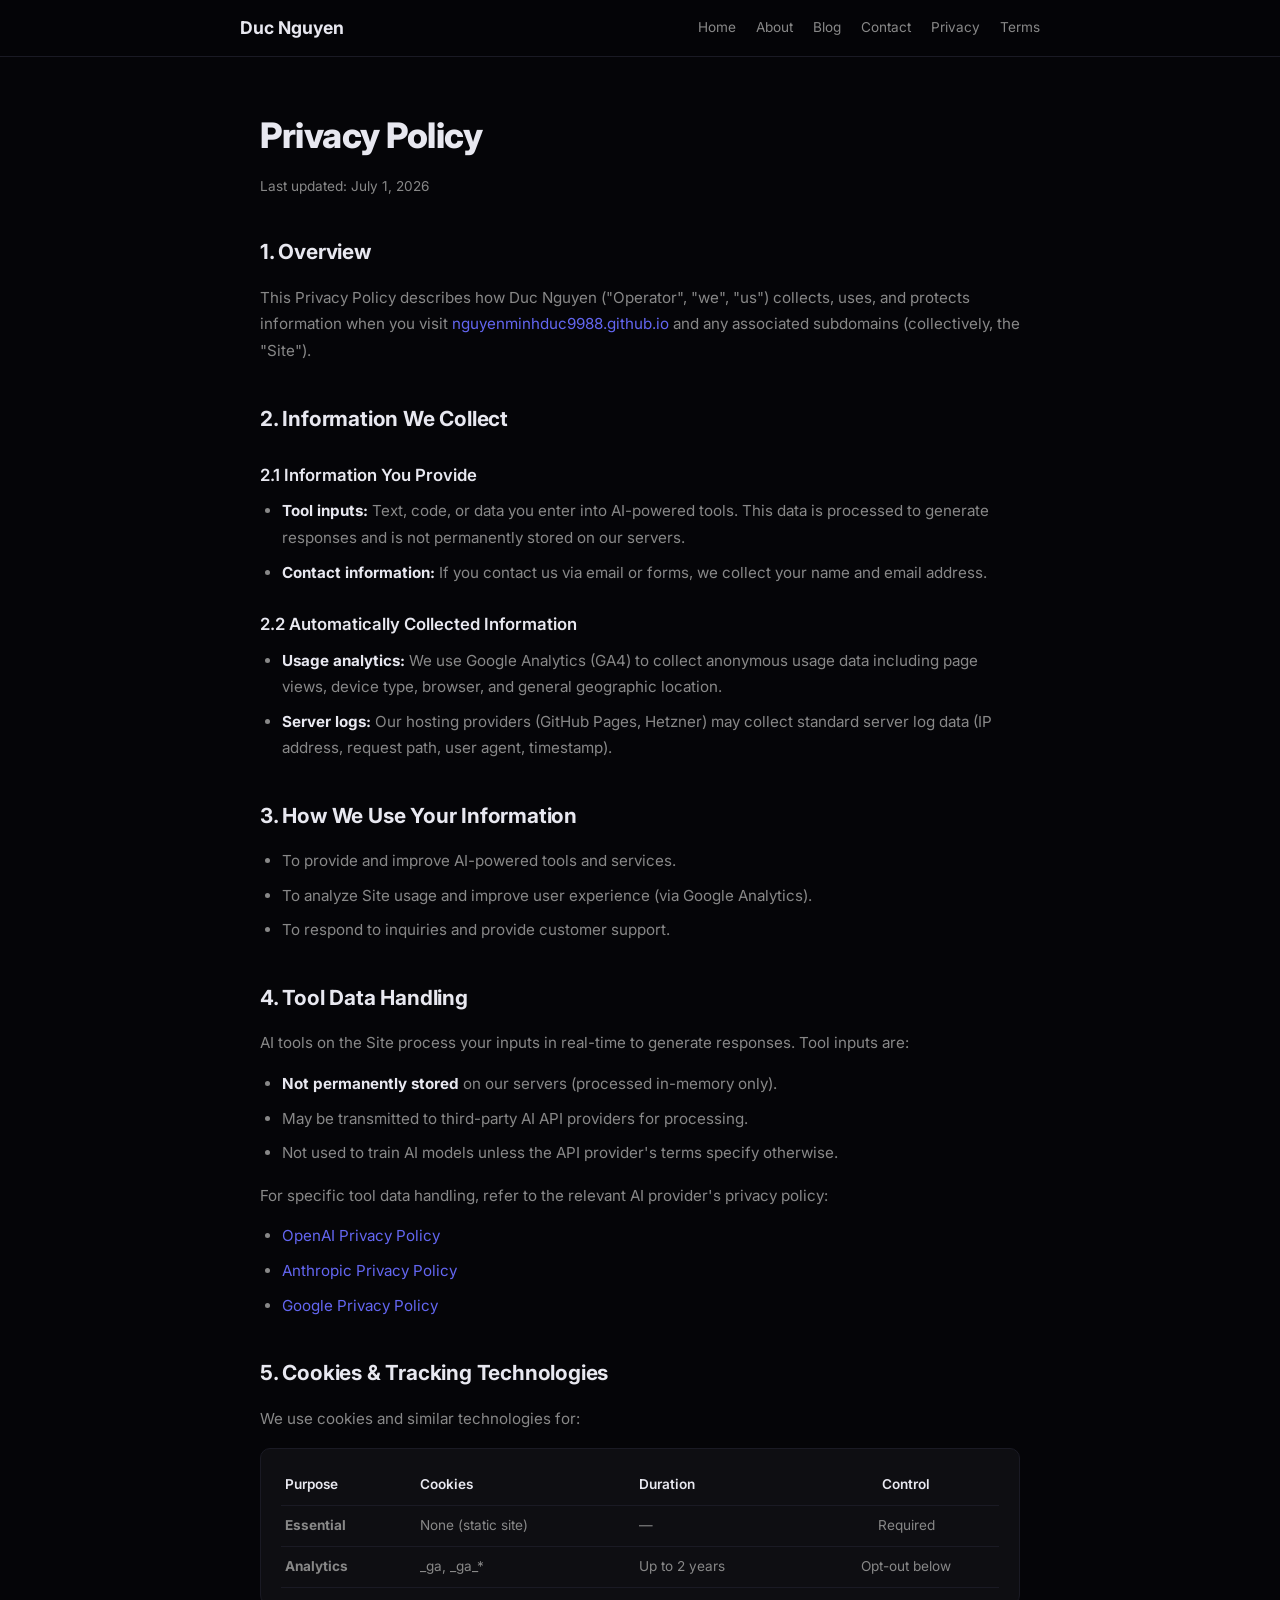
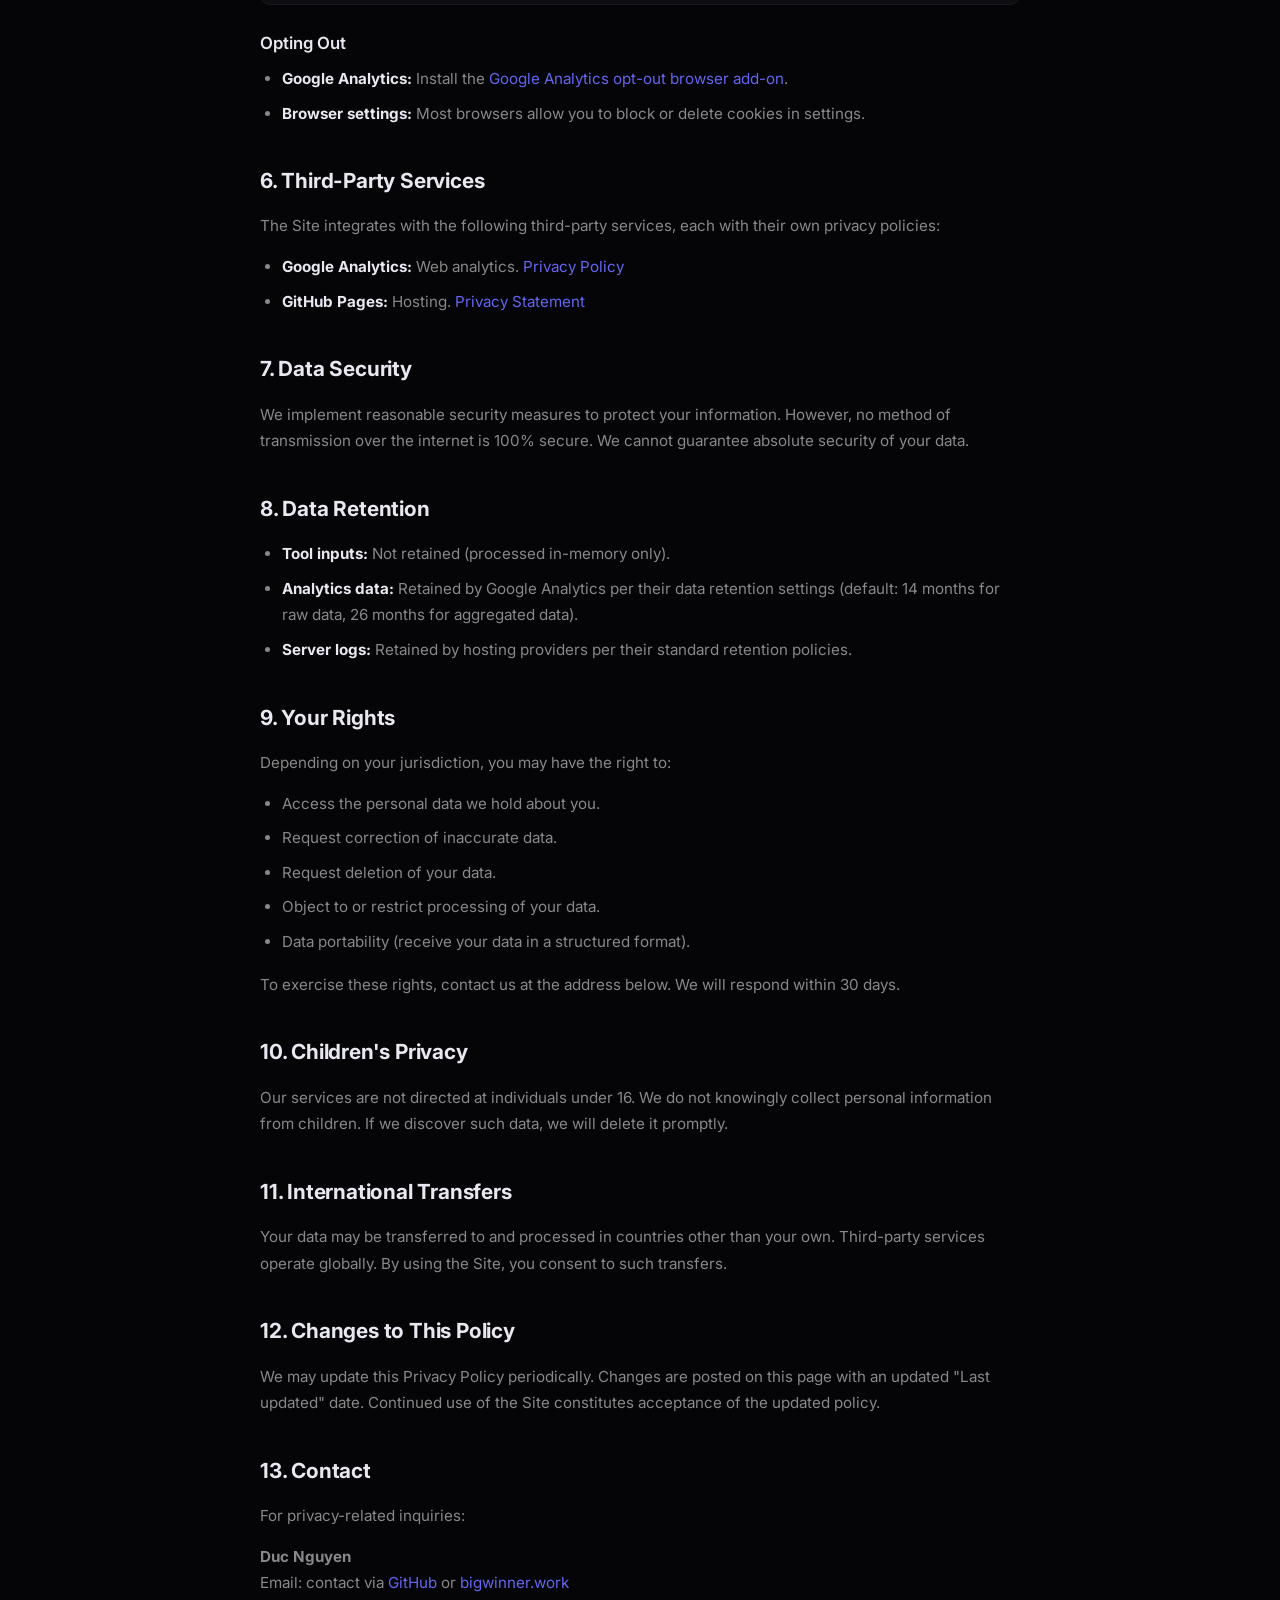
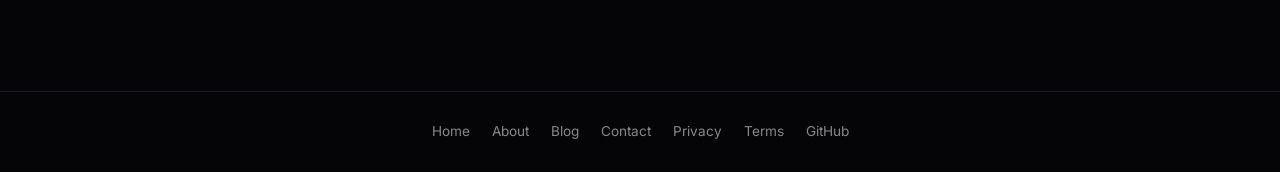
<file: privacy-policy.html>
<!DOCTYPE html>
<html lang="en">
<head>
<meta charset="UTF-8">
<script async src="https://www.googletagmanager.com/gtag/js?id=G-7E63EG326X"></script>
<script>
  window.dataLayer = window.dataLayer || [];
  function gtag(){dataLayer.push(arguments);}
  gtag("js", new Date());
  gtag("config", "G-7E63EG326X");
</script>
<meta name="viewport" content="width=device-width, initial-scale=1.0">
<title>Privacy Policy — Duc Nguyen</title>
<meta name="description" content="Privacy Policy for nguyenminhduc9988.github.io — how we collect, use, and protect your information.">
<meta name="robots" content="index, follow">
<link rel="canonical" href="https://nguyenminhduc9988.github.io/privacy-policy">
<meta property="og:title" content="Privacy Policy — Duc Nguyen">
<meta property="og:description" content="Privacy Policy for tools and guides by Duc Nguyen.">
<meta property="og:type" content="website">
<meta property="og:url" content="https://nguyenminhduc9988.github.io/privacy-policy">
<meta name="twitter:card" content="summary">
<link rel="icon" href="data:image/svg+xml,%3Csvg xmlns='http://www.w3.org/2000/svg' viewBox='0 0 100 100'%3E%3Cdefs%3E%3ClinearGradient id='g' x1='0' y1='0' x2='1' y2='1'%3E%3Cstop offset='0' stop-color='%236366f1'/%3E%3Cstop offset='1' stop-color='%23ec4899'/%3E%3C/linearGradient%3E%3C/defs%3E%3Crect width='100' height='100' rx='20' fill='%230a0a0f'/%3E%3Ctext x='50' y='70' font-family='Arial' font-size='50' font-weight='bold' text-anchor='middle' fill='url(%23g)'%3ED%3C/text%3E%3C/svg%3E">
<link rel="preconnect" href="https://fonts.googleapis.com">
<link href="https://fonts.googleapis.com/css2?family=Inter:wght@400;500;600;700&display=swap" rel="stylesheet">
<link rel="stylesheet" href="/assets/style.css">
<style>
.cookie-card{background:var(--bg-card);border:1px solid var(--border);border-radius:var(--radius);padding:16px 20px;margin:16px 0}
.cookie-card table{width:100%;border-collapse:collapse;font-size:.85rem}
.cookie-card th{text-align:left;color:var(--text);font-weight:600;padding:8px 4px;border-bottom:1px solid var(--border)}
.cookie-card td{color:var(--text-muted);padding:8px 4px;border-bottom:1px solid var(--border)}
.cookie-card td:last-child,.cookie-card th:last-child{text-align:center}
@media(max-width:640px){.cookie-card{overflow-x:auto}}
</style>
</head>
<body>

<nav class="nav">
  <div class="nav-inner">
    <a href="/" class="nav-logo">Duc Nguyen</a>
    <div class="nav-links">
      <a href="/">Home</a>
      <a href="/about.html">About</a>
      <a href="/blog/">Blog</a>
      <a href="/contact.html">Contact</a>
      <a href="/privacy-policy.html">Privacy</a>
      <a href="/terms-of-service.html">Terms</a>
    </div>
  </div>
</nav>

<div class="container">
  <h1>Privacy Policy</h1>
  <p class="updated">Last updated: July 1, 2026</p>

  <h2>1. Overview</h2>
  <p>This Privacy Policy describes how Duc Nguyen ("Operator", "we", "us") collects, uses, and protects information when you visit <a href="https://nguyenminhduc9988.github.io">nguyenminhduc9988.github.io</a> and any associated subdomains (collectively, the "Site").</p>

  <h2>2. Information We Collect</h2>

  <h3>2.1 Information You Provide</h3>
  <ul>
    <li><strong>Tool inputs:</strong> Text, code, or data you enter into AI-powered tools. This data is processed to generate responses and is not permanently stored on our servers.</li>
    <li><strong>Contact information:</strong> If you contact us via email or forms, we collect your name and email address.</li>
  </ul>

  <h3>2.2 Automatically Collected Information</h3>
  <ul>
    <li><strong>Usage analytics:</strong> We use Google Analytics (GA4) to collect anonymous usage data including page views, device type, browser, and general geographic location.</li>
    <li><strong>Server logs:</strong> Our hosting providers (GitHub Pages, Hetzner) may collect standard server log data (IP address, request path, user agent, timestamp).</li>
  </ul>

  <h2>3. How We Use Your Information</h2>
  <ul>
    <li>To provide and improve AI-powered tools and services.</li>
    <li>To analyze Site usage and improve user experience (via Google Analytics).</li>
    <li>To respond to inquiries and provide customer support.</li>
  </ul>

  <h2>4. Tool Data Handling</h2>
  <p>AI tools on the Site process your inputs in real-time to generate responses. Tool inputs are:</p>
  <ul>
    <li><strong>Not permanently stored</strong> on our servers (processed in-memory only).</li>
    <li>May be transmitted to third-party AI API providers for processing.</li>
    <li>Not used to train AI models unless the API provider's terms specify otherwise.</li>
  </ul>
  <p>For specific tool data handling, refer to the relevant AI provider's privacy policy:</p>
  <ul>
    <li><a href="https://openai.com/policies/privacy-policy/" target="_blank">OpenAI Privacy Policy</a></li>
    <li><a href="https://www.anthropic.com/privacy" target="_blank">Anthropic Privacy Policy</a></li>
    <li><a href="https://www.google.com/privacy" target="_blank">Google Privacy Policy</a></li>
  </ul>

  <h2>5. Cookies & Tracking Technologies</h2>
  <p>We use cookies and similar technologies for:</p>

  <div class="cookie-card">
    <table>
      <thead>
        <tr><th>Purpose</th><th>Cookies</th><th>Duration</th><th>Control</th></tr>
      </thead>
      <tbody>
        <tr>
          <td><strong>Essential</strong></td>
          <td>None (static site)</td>
          <td>—</td>
          <td>Required</td>
        </tr>
        <tr>
          <td><strong>Analytics</strong></td>
          <td>_ga, _ga_*</td>
          <td>Up to 2 years</td>
          <td>Opt-out below</td>
        </tr>
      </tbody>
    </table>
  </div>

  <h3>Opting Out</h3>
  <ul>
    <li><strong>Google Analytics:</strong> Install the <a href="https://tools.google.com/dlpage/gaoptout" target="_blank">Google Analytics opt-out browser add-on</a>.</li>
    <li><strong>Browser settings:</strong> Most browsers allow you to block or delete cookies in settings.</li>
  </ul>

  <h2>6. Third-Party Services</h2>
  <p>The Site integrates with the following third-party services, each with their own privacy policies:</p>
  <ul>
    <li><strong>Google Analytics:</strong> Web analytics. <a href="https://policies.google.com/privacy" target="_blank">Privacy Policy</a></li>
    <li><strong>GitHub Pages:</strong> Hosting. <a href="https://docs.github.com/en/site-policy/privacy-policies/github-privacy-statement" target="_blank">Privacy Statement</a></li>
  </ul>

  <h2>7. Data Security</h2>
  <p>We implement reasonable security measures to protect your information. However, no method of transmission over the internet is 100% secure. We cannot guarantee absolute security of your data.</p>

  <h2>8. Data Retention</h2>
  <ul>
    <li><strong>Tool inputs:</strong> Not retained (processed in-memory only).</li>
    <li><strong>Analytics data:</strong> Retained by Google Analytics per their data retention settings (default: 14 months for raw data, 26 months for aggregated data).</li>
    <li><strong>Server logs:</strong> Retained by hosting providers per their standard retention policies.</li>
  </ul>

  <h2>9. Your Rights</h2>
  <p>Depending on your jurisdiction, you may have the right to:</p>
  <ul>
    <li>Access the personal data we hold about you.</li>
    <li>Request correction of inaccurate data.</li>
    <li>Request deletion of your data.</li>
    <li>Object to or restrict processing of your data.</li>
    <li>Data portability (receive your data in a structured format).</li>
  </ul>
  <p>To exercise these rights, contact us at the address below. We will respond within 30 days.</p>

  <h2>10. Children's Privacy</h2>
  <p>Our services are not directed at individuals under 16. We do not knowingly collect personal information from children. If we discover such data, we will delete it promptly.</p>

  <h2>11. International Transfers</h2>
  <p>Your data may be transferred to and processed in countries other than your own. Third-party services operate globally. By using the Site, you consent to such transfers.</p>

  <h2>12. Changes to This Policy</h2>
  <p>We may update this Privacy Policy periodically. Changes are posted on this page with an updated "Last updated" date. Continued use of the Site constitutes acceptance of the updated policy.</p>

  <h2>13. Contact</h2>
  <p>For privacy-related inquiries:</p>
  <p>
    <strong>Duc Nguyen</strong><br>
    Email: contact via <a href="https://github.com/nguyenminhduc9988">GitHub</a> or <a href="https://bigwinner.work">bigwinner.work</a>
  </p>
</div>

<div class="footer">
  <a href="/">Home</a>
  <a href="/about.html">About</a>
  <a href="/blog/">Blog</a>
  <a href="/contact.html">Contact</a>
  <a href="/privacy-policy.html">Privacy</a>
  <a href="/terms-of-service.html">Terms</a>
  <a href="https://github.com/nguyenminhduc9988">GitHub</a>
</div>


</body>
</html>
</file>
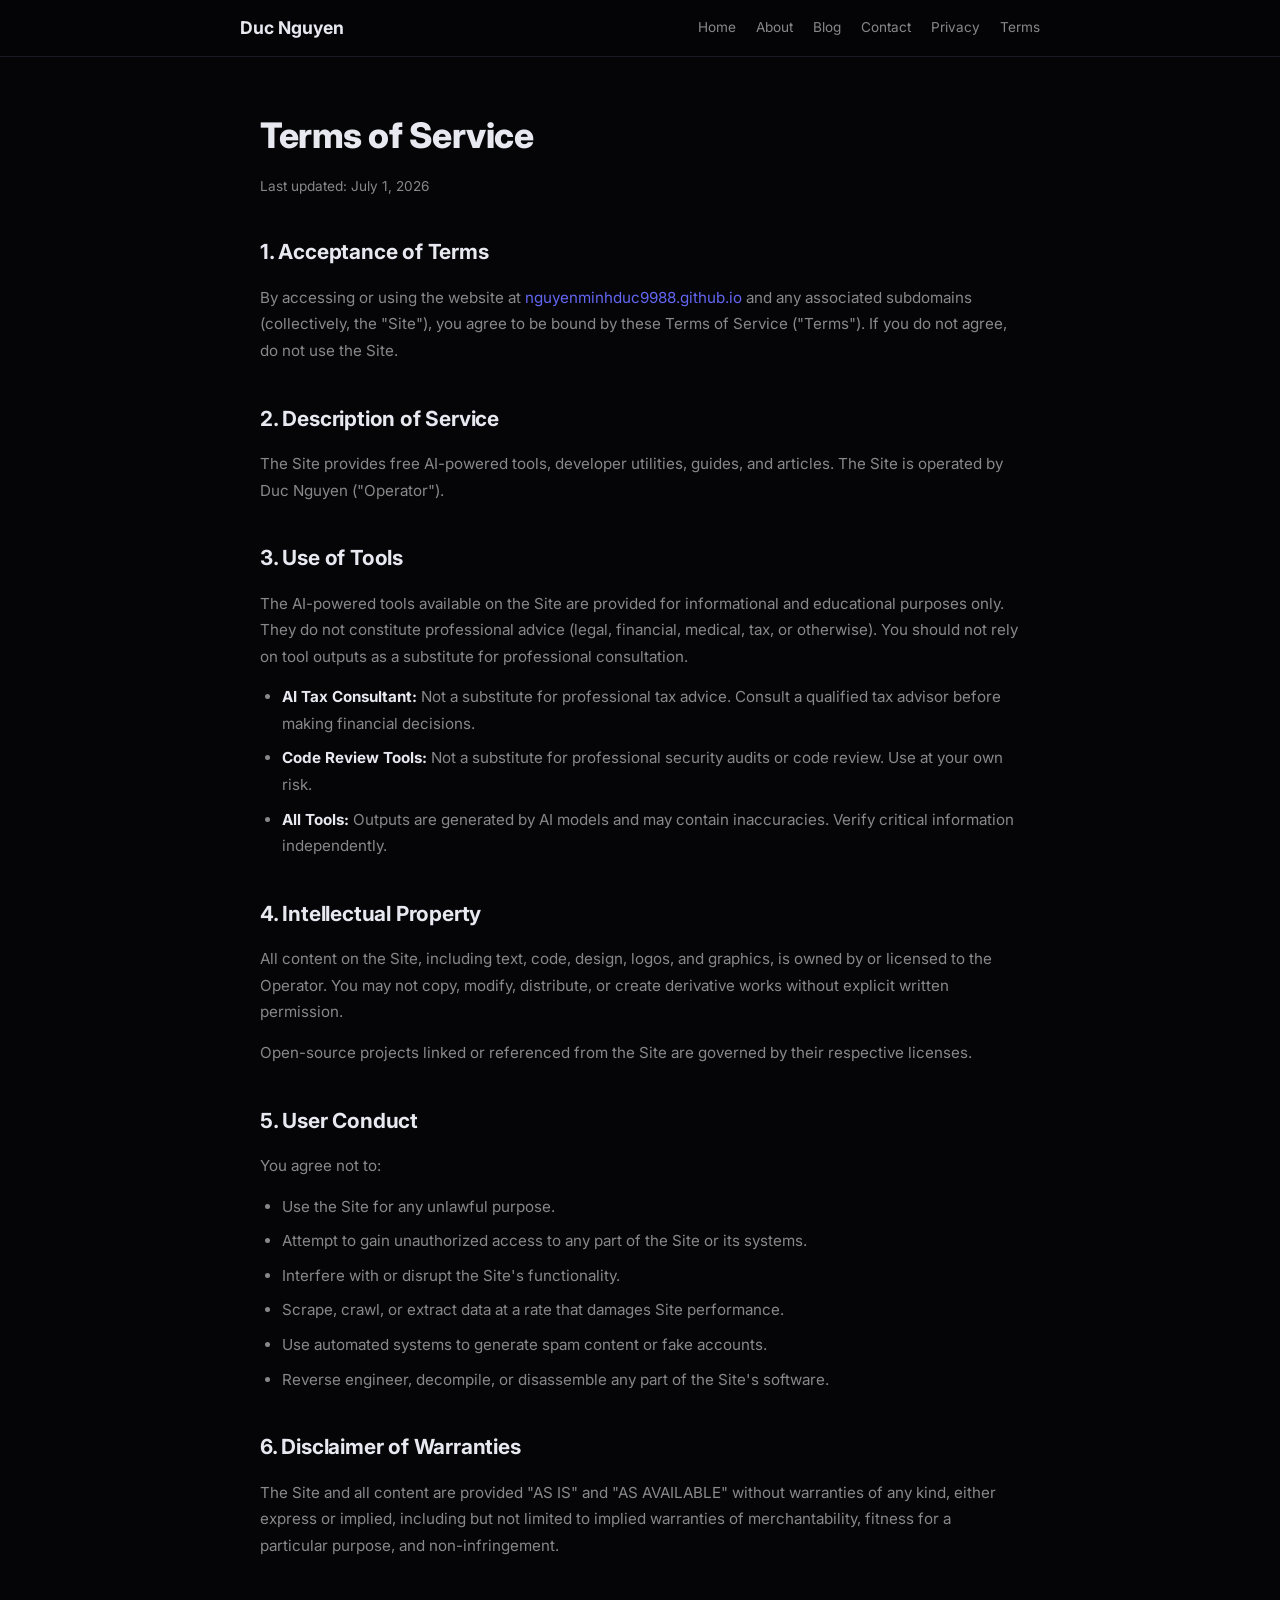
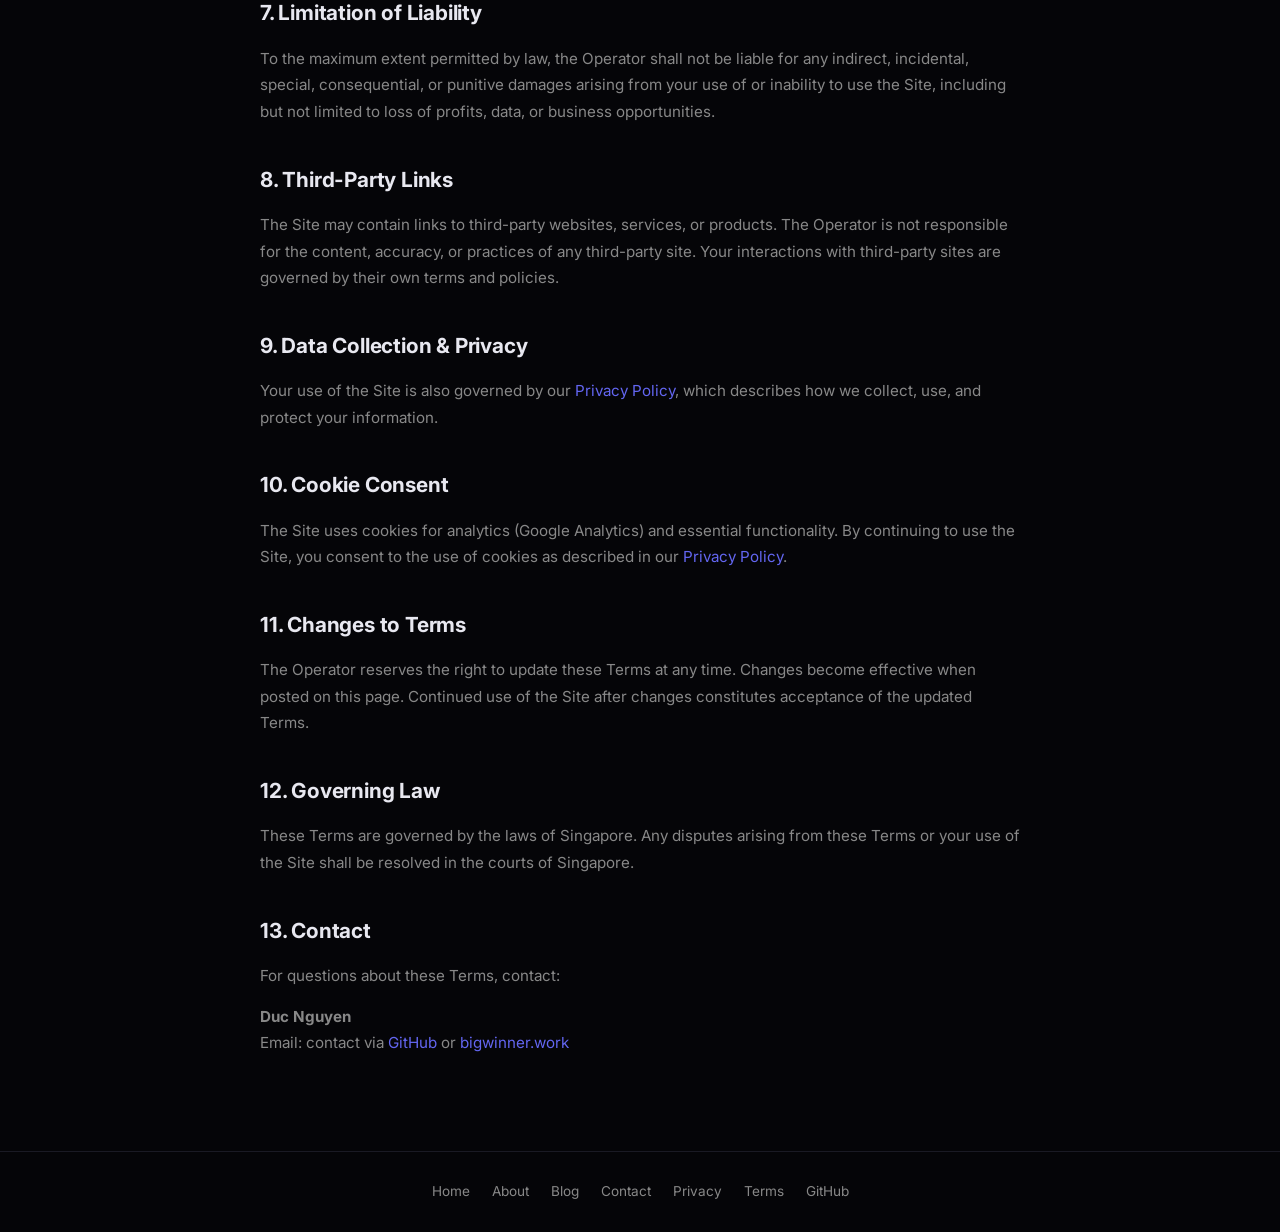
<file: terms-of-service.html>
<!DOCTYPE html>
<html lang="en">
<head>
<meta charset="UTF-8">
<script async src="https://www.googletagmanager.com/gtag/js?id=G-7E63EG326X"></script>
<script>
  window.dataLayer = window.dataLayer || [];
  function gtag(){dataLayer.push(arguments);}
  gtag("js", new Date());
  gtag("config", "G-7E63EG326X");
</script>
<meta name="viewport" content="width=device-width, initial-scale=1.0">
<title>Terms of Service — Duc Nguyen</title>
<meta name="description" content="Terms of Service for nguyenminhduc9988.github.io — Duc Nguyen's portfolio, tools, and guides.">
<meta name="robots" content="index, follow">
<link rel="canonical" href="https://nguyenminhduc9988.github.io/terms-of-service">
<meta property="og:title" content="Terms of Service — Duc Nguyen">
<meta property="og:description" content="Terms of Service for tools and guides by Duc Nguyen.">
<meta property="og:type" content="website">
<meta property="og:url" content="https://nguyenminhduc9988.github.io/terms-of-service">
<meta name="twitter:card" content="summary">
<link rel="icon" href="data:image/svg+xml,%3Csvg xmlns='http://www.w3.org/2000/svg' viewBox='0 0 100 100'%3E%3Cdefs%3E%3ClinearGradient id='g' x1='0' y1='0' x2='1' y2='1'%3E%3Cstop offset='0' stop-color='%236366f1'/%3E%3Cstop offset='1' stop-color='%23ec4899'/%3E%3C/linearGradient%3E%3C/defs%3E%3Crect width='100' height='100' rx='20' fill='%230a0a0f'/%3E%3Ctext x='50' y='70' font-family='Arial' font-size='50' font-weight='bold' text-anchor='middle' fill='url(%23g)'%3ED%3C/text%3E%3C/svg%3E">
<link rel="preconnect" href="https://fonts.googleapis.com">
<link href="https://fonts.googleapis.com/css2?family=Inter:wght@400;500;600;700&display=swap" rel="stylesheet">
<link rel="stylesheet" href="/assets/style.css">
</head>
<body>

<nav class="nav">
  <div class="nav-inner">
    <a href="/" class="nav-logo">Duc Nguyen</a>
    <div class="nav-links">
      <a href="/">Home</a>
      <a href="/about.html">About</a>
      <a href="/blog/">Blog</a>
      <a href="/contact.html">Contact</a>
      <a href="/privacy-policy.html">Privacy</a>
      <a href="/terms-of-service.html">Terms</a>
    </div>
  </div>
</nav>

<div class="container">
  <h1>Terms of Service</h1>
  <p class="updated">Last updated: July 1, 2026</p>

  <h2>1. Acceptance of Terms</h2>
  <p>By accessing or using the website at <a href="https://nguyenminhduc9988.github.io">nguyenminhduc9988.github.io</a> and any associated subdomains (collectively, the "Site"), you agree to be bound by these Terms of Service ("Terms"). If you do not agree, do not use the Site.</p>

  <h2>2. Description of Service</h2>
  <p>The Site provides free AI-powered tools, developer utilities, guides, and articles. The Site is operated by Duc Nguyen ("Operator").</p>

  <h2>3. Use of Tools</h2>
  <p>The AI-powered tools available on the Site are provided for informational and educational purposes only. They do not constitute professional advice (legal, financial, medical, tax, or otherwise). You should not rely on tool outputs as a substitute for professional consultation.</p>
  <ul>
    <li><strong>AI Tax Consultant:</strong> Not a substitute for professional tax advice. Consult a qualified tax advisor before making financial decisions.</li>
    <li><strong>Code Review Tools:</strong> Not a substitute for professional security audits or code review. Use at your own risk.</li>
    <li><strong>All Tools:</strong> Outputs are generated by AI models and may contain inaccuracies. Verify critical information independently.</li>
  </ul>

  <h2>4. Intellectual Property</h2>
  <p>All content on the Site, including text, code, design, logos, and graphics, is owned by or licensed to the Operator. You may not copy, modify, distribute, or create derivative works without explicit written permission.</p>
  <p>Open-source projects linked or referenced from the Site are governed by their respective licenses.</p>

  <h2>5. User Conduct</h2>
  <p>You agree not to:</p>
  <ul>
    <li>Use the Site for any unlawful purpose.</li>
    <li>Attempt to gain unauthorized access to any part of the Site or its systems.</li>
    <li>Interfere with or disrupt the Site's functionality.</li>
    <li>Scrape, crawl, or extract data at a rate that damages Site performance.</li>
    <li>Use automated systems to generate spam content or fake accounts.</li>
    <li>Reverse engineer, decompile, or disassemble any part of the Site's software.</li>
  </ul>

  <h2>6. Disclaimer of Warranties</h2>
  <p>The Site and all content are provided "AS IS" and "AS AVAILABLE" without warranties of any kind, either express or implied, including but not limited to implied warranties of merchantability, fitness for a particular purpose, and non-infringement.</p>

  <h2>7. Limitation of Liability</h2>
  <p>To the maximum extent permitted by law, the Operator shall not be liable for any indirect, incidental, special, consequential, or punitive damages arising from your use of or inability to use the Site, including but not limited to loss of profits, data, or business opportunities.</p>

  <h2>8. Third-Party Links</h2>
  <p>The Site may contain links to third-party websites, services, or products. The Operator is not responsible for the content, accuracy, or practices of any third-party site. Your interactions with third-party sites are governed by their own terms and policies.</p>

  <h2>9. Data Collection & Privacy</h2>
  <p>Your use of the Site is also governed by our <a href="/privacy-policy">Privacy Policy</a>, which describes how we collect, use, and protect your information.</p>

  <h2>10. Cookie Consent</h2>
  <p>The Site uses cookies for analytics (Google Analytics) and essential functionality. By continuing to use the Site, you consent to the use of cookies as described in our <a href="/privacy-policy">Privacy Policy</a>.</p>

  <h2>11. Changes to Terms</h2>
  <p>The Operator reserves the right to update these Terms at any time. Changes become effective when posted on this page. Continued use of the Site after changes constitutes acceptance of the updated Terms.</p>

  <h2>12. Governing Law</h2>
  <p>These Terms are governed by the laws of Singapore. Any disputes arising from these Terms or your use of the Site shall be resolved in the courts of Singapore.</p>

  <h2>13. Contact</h2>
  <p>For questions about these Terms, contact:</p>
  <p>
    <strong>Duc Nguyen</strong><br>
    Email: contact via <a href="https://github.com/nguyenminhduc9988">GitHub</a> or <a href="https://bigwinner.work">bigwinner.work</a>
  </p>
</div>

<div class="footer">
  <a href="/">Home</a>
  <a href="/about.html">About</a>
  <a href="/blog/">Blog</a>
  <a href="/contact.html">Contact</a>
  <a href="/privacy-policy.html">Privacy</a>
  <a href="/terms-of-service.html">Terms</a>
  <a href="https://github.com/nguyenminhduc9988">GitHub</a>
</div>


</body>
</html>
</file>
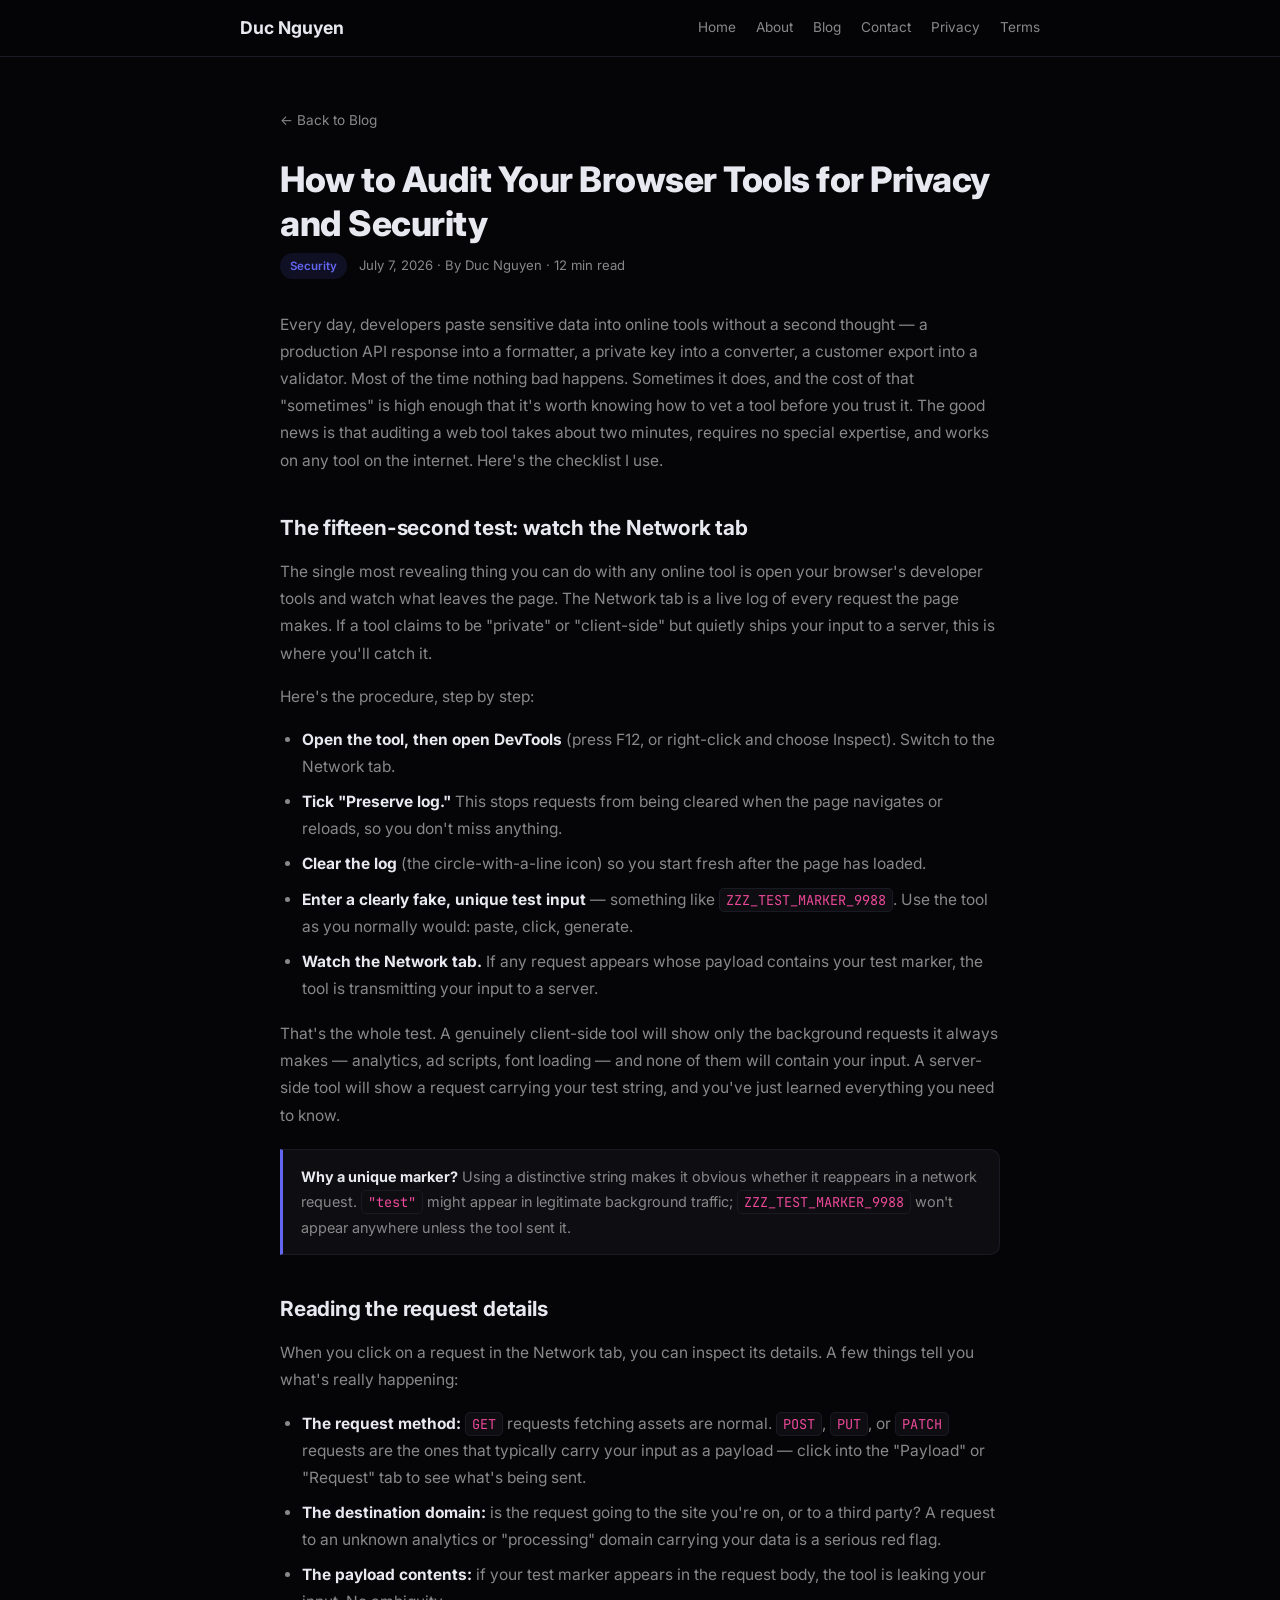
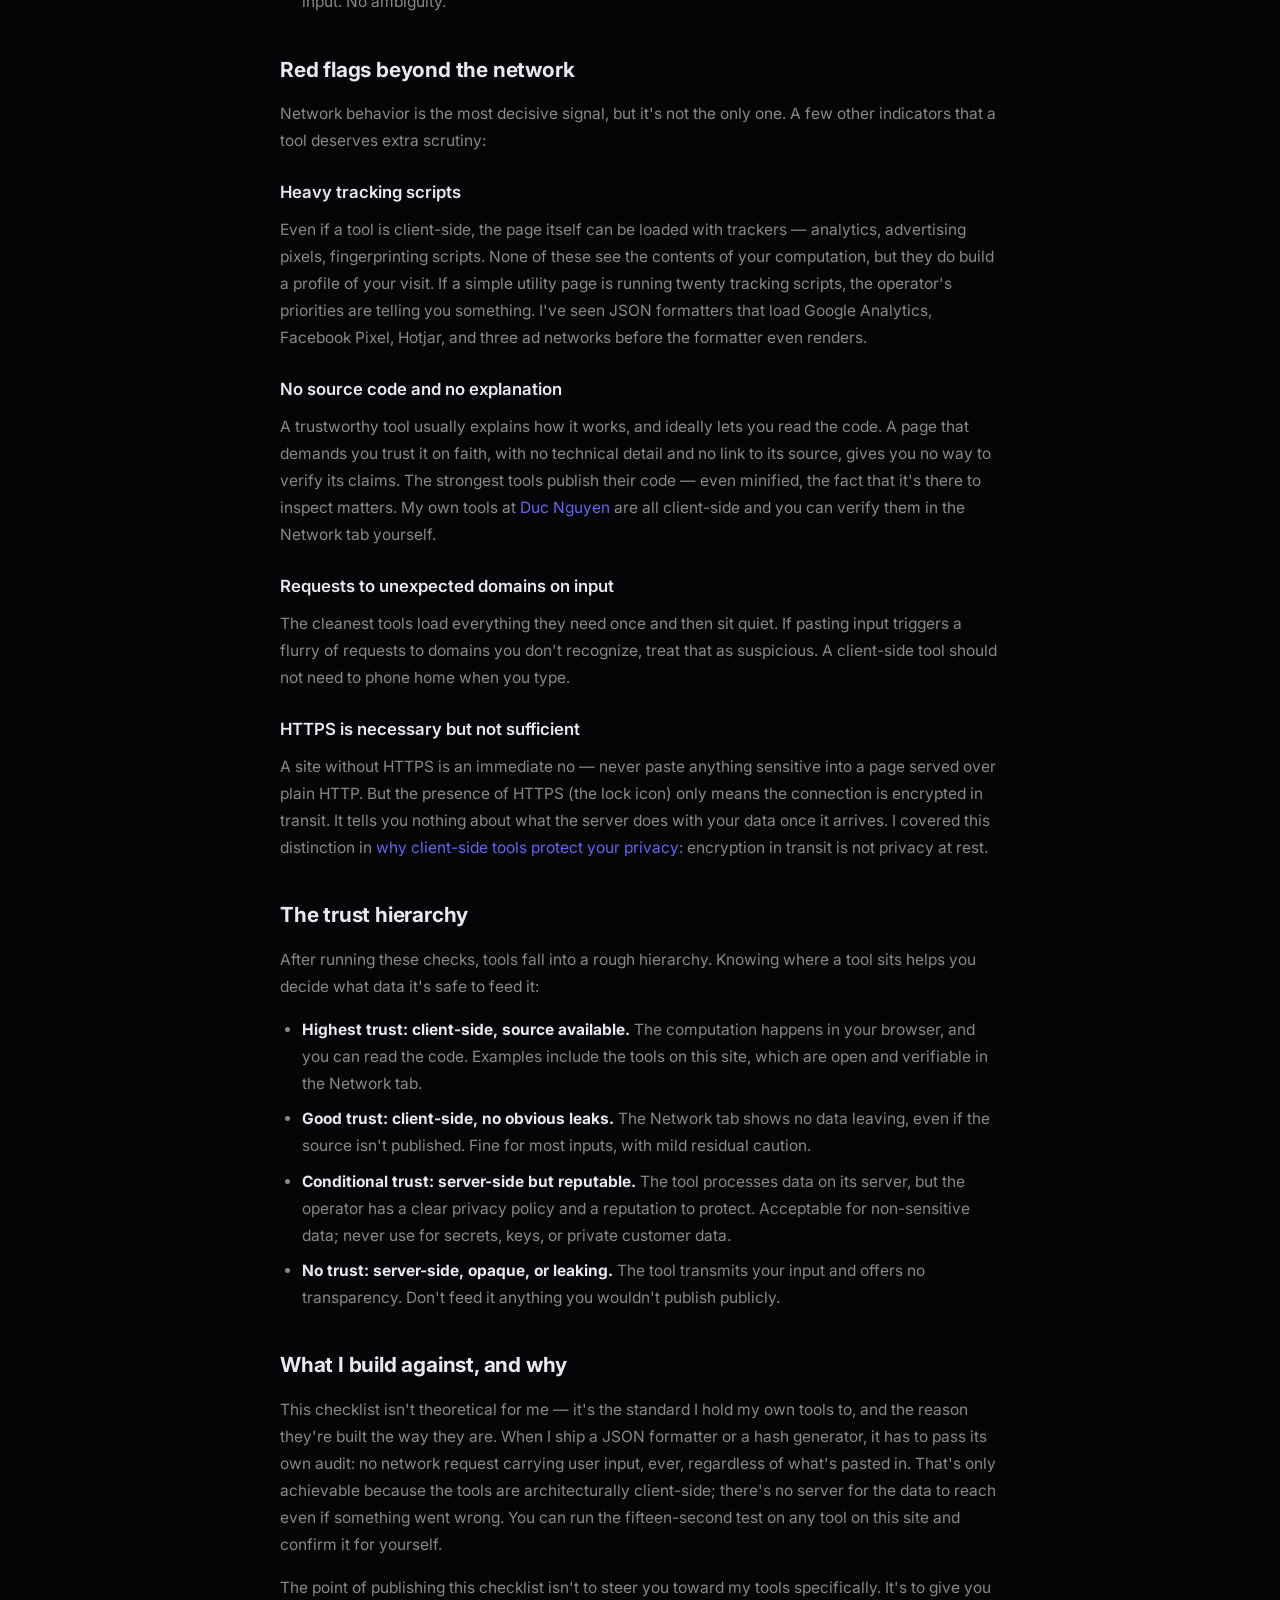
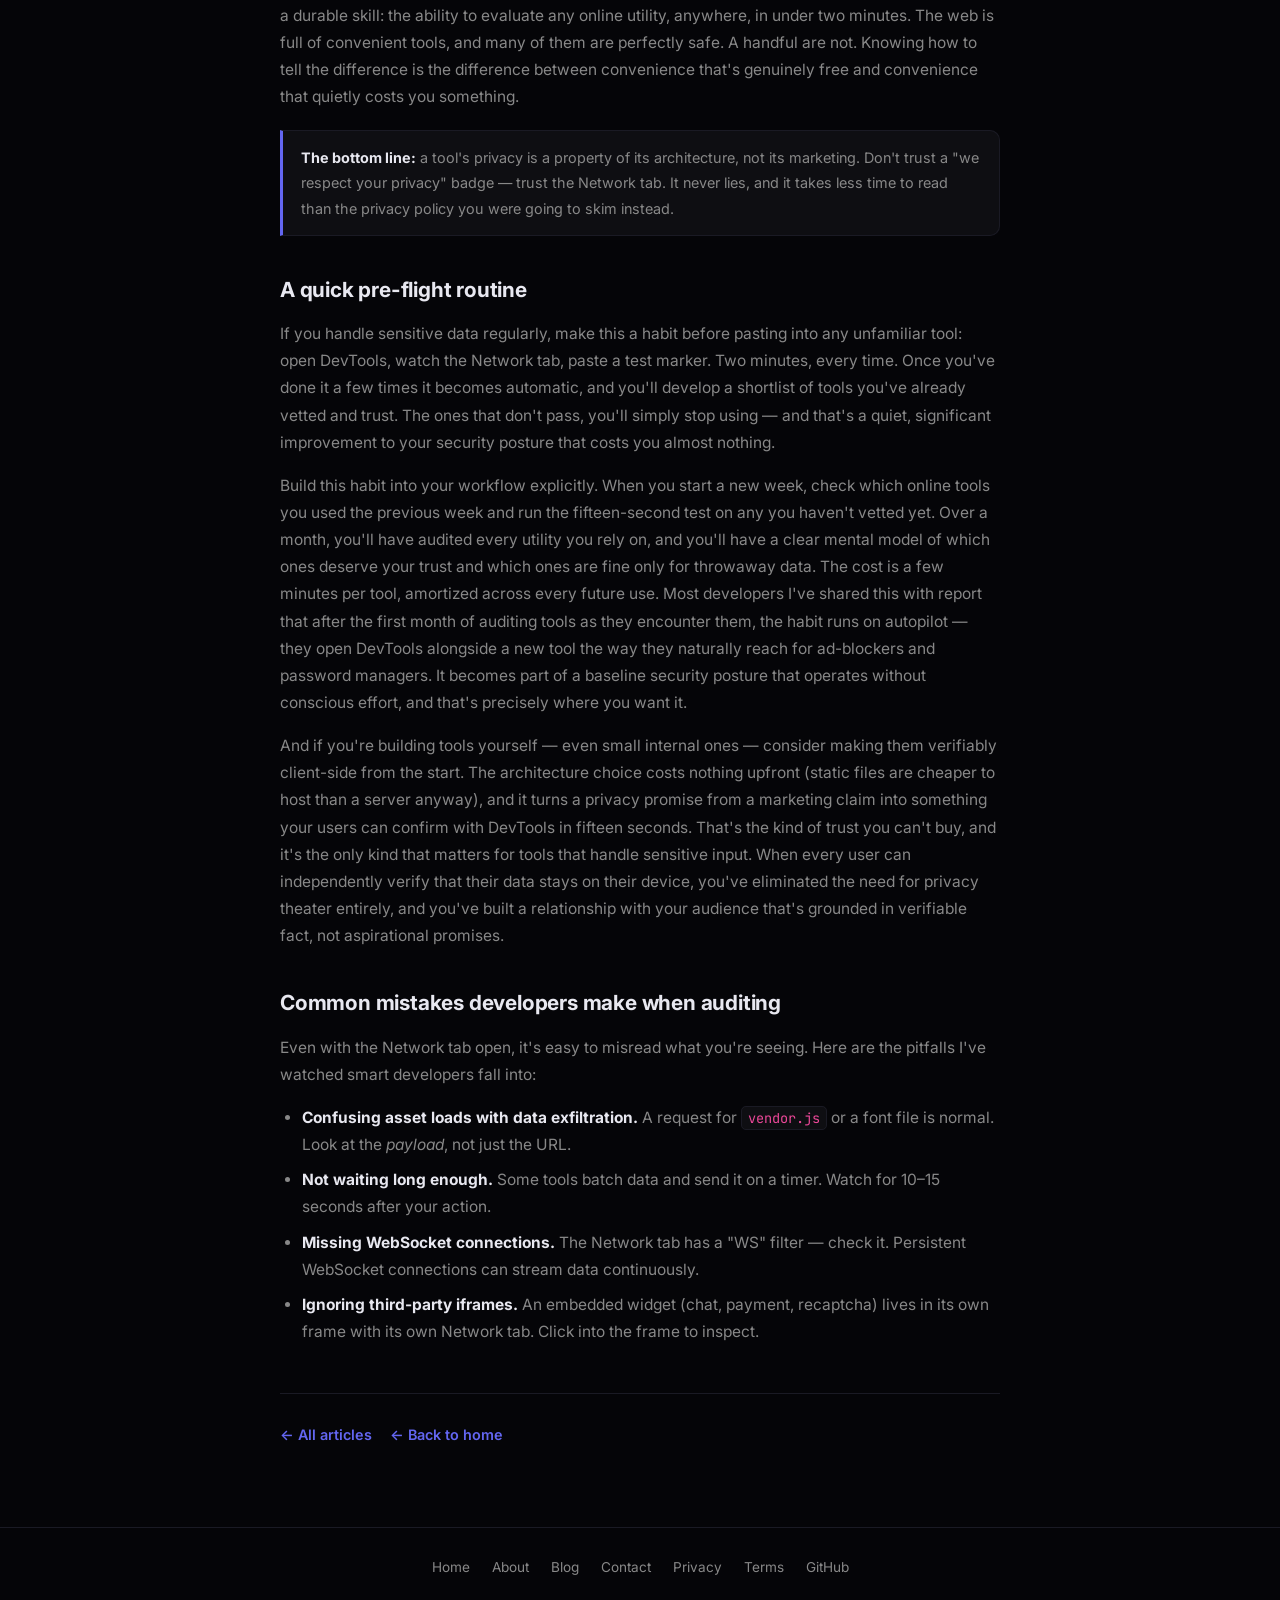
<file: blog/audit-browser-tools-privacy-security.html>
<!DOCTYPE html>
<html lang="en">
<head>
<meta charset="UTF-8">
<script async src="https://www.googletagmanager.com/gtag/js?id=G-7E63EG326X"></script>
<script>
  window.dataLayer = window.dataLayer || [];
  function gtag(){dataLayer.push(arguments);}
  gtag("js", new Date());
  gtag("config", "G-7E63EG326X");
</script>
<meta name="viewport" content="width=device-width, initial-scale=1.0">
<title>How to Audit Your Browser Tools for Privacy and Security</title>
<meta name="description" content="A practical checklist for vetting any online tool before you trust it with sensitive data — what to look for in the Network tab, what tracking looks like, and the red flags.">
<meta name="robots" content="index, follow">
<link rel="canonical" href="https://nguyenminhduc9988.github.io/blog/audit-browser-tools-privacy-security.html">
<meta property="og:title" content="How to Audit Your Browser Tools for Privacy and Security">
<meta property="og:description" content="A practical checklist for vetting any online tool before you trust it with sensitive data.">
<meta property="og:type" content="article">
<meta property="og:url" content="https://nguyenminhduc9988.github.io/blog/audit-browser-tools-privacy-security.html">
<meta property="og:site_name" content="Duc Nguyen">
<meta property="og:image" content="https://nguyenminhduc9988.github.io/og-image.png">
<meta property="article:published_time" content="2026-07-07">
<meta property="article:author" content="Duc Nguyen">
<meta name="twitter:card" content="summary_large_image">
<meta name="twitter:title" content="How to Audit Your Browser Tools for Privacy and Security">
<meta name="twitter:description" content="A practical checklist for vetting any online tool before you trust it with sensitive data.">
<meta name="twitter:image" content="https://nguyenminhduc9988.github.io/og-image.png">
<link rel="icon" href="data:image/svg+xml,%3Csvg xmlns='http://www.w3.org/2000/svg' viewBox='0 0 100 100'%3E%3Cdefs%3E%3ClinearGradient id='g' x1='0' y1='0' x2='1' y2='1'%3E%3Cstop offset='0' stop-color='%236366f1'/%3E%3Cstop offset='1' stop-color='%23ec4899'/%3E%3C/linearGradient%3E%3C/defs%3E%3Crect width='100' height='100' rx='20' fill='%230a0a0f'/%3E%3Ctext x='50' y='70' font-family='Arial' font-size='50' font-weight='bold' text-anchor='middle' fill='url(%23g)'%3ED%3C/text%3E%3C/svg%3E">
<link rel="preconnect" href="https://fonts.googleapis.com">
<link rel="preconnect" href="https://fonts.gstatic.com" crossorigin>
<link href="https://fonts.googleapis.com/css2?family=Inter:wght@400;500;600;700;800&family=JetBrains+Mono:wght@400;600&display=swap" rel="stylesheet">
<link rel="stylesheet" href="/assets/style.css">
<style>
.container{max-width:760px}
.back-link{display:inline-block;font-size:.85rem;color:var(--text-muted);margin-bottom:24px}
.back-link:hover{color:var(--purple)}
article h1{font-size:2rem;font-weight:800;margin-bottom:12px;letter-spacing:-.5px;line-height:1.25}
article h2{font-size:1.3rem;font-weight:700;margin:36px 0 12px;color:var(--text);letter-spacing:-.2px}
article h3{font-size:1.05rem;font-weight:600;margin:24px 0 8px;color:var(--text)}
article p{color:var(--text-muted);font-size:.97rem;margin-bottom:16px}
article ul{margin:0 0 18px 22px}
article li{margin-bottom:8px;color:var(--text-muted);font-size:.97rem}
article li strong{color:var(--text)}
article code{font-family:var(--mono);background:var(--bg-card);border:1px solid var(--border);padding:2px 6px;border-radius:5px;font-size:.85rem;color:var(--pink)}
article pre{background:var(--bg-card);border:1px solid var(--border);border-radius:var(--radius);padding:18px 20px;overflow-x:auto;margin:0 0 18px}
article pre code{background:none;border:none;padding:0;color:#c8c8d8;font-size:.85rem;line-height:1.6}
.post-meta{display:flex;align-items:center;gap:12px;margin-bottom:32px;font-size:.82rem;color:var(--text-muted)}
.post-tag{background:rgba(99,102,241,.12);color:var(--purple);padding:3px 10px;border-radius:100px;font-size:.72rem;font-weight:600}
.article-footer{margin-top:48px;padding-top:28px;border-top:1px solid var(--border);display:flex;gap:18px;flex-wrap:wrap;align-items:center}
.article-footer a{color:var(--purple);font-weight:600;font-size:.9rem}
.callout{background:var(--bg-card);border-left:3px solid var(--purple);border-radius:0 var(--radius) var(--radius) 0;padding:14px 18px;margin:20px 0;font-size:.9rem;color:var(--text-muted)}
.callout strong{color:var(--text)}
</style>
</head>
<body>
<nav class="nav"><div class="nav-inner">
  <a href="/" class="nav-logo">Duc Nguyen</a>
  <div class="nav-links">
    <a href="/">Home</a>
    <a href="/about.html">About</a>
    <a href="/blog/">Blog</a>
    <a href="/contact.html">Contact</a>
    <a href="/privacy-policy.html">Privacy</a>
    <a href="/terms-of-service.html">Terms</a>
  </div>
</div></nav>

<div class="container">
  <a href="/blog/" class="back-link">← Back to Blog</a>
  <article>
    <h1>How to Audit Your Browser Tools for Privacy and Security</h1>
    <div class="post-meta"><span class="post-tag">Security</span><span>July 7, 2026 · By Duc Nguyen · 12 min read</span></div>

    <p>Every day, developers paste sensitive data into online tools without a second thought — a production API response into a formatter, a private key into a converter, a customer export into a validator. Most of the time nothing bad happens. Sometimes it does, and the cost of that "sometimes" is high enough that it's worth knowing how to vet a tool before you trust it. The good news is that auditing a web tool takes about two minutes, requires no special expertise, and works on any tool on the internet. Here's the checklist I use.</p>

    <h2>The fifteen-second test: watch the Network tab</h2>
    <p>The single most revealing thing you can do with any online tool is open your browser's developer tools and watch what leaves the page. The Network tab is a live log of every request the page makes. If a tool claims to be "private" or "client-side" but quietly ships your input to a server, this is where you'll catch it.</p>
    <p>Here's the procedure, step by step:</p>
    <ul>
      <li><strong>Open the tool, then open DevTools</strong> (press F12, or right-click and choose Inspect). Switch to the Network tab.</li>
      <li><strong>Tick "Preserve log."</strong> This stops requests from being cleared when the page navigates or reloads, so you don't miss anything.</li>
      <li><strong>Clear the log</strong> (the circle-with-a-line icon) so you start fresh after the page has loaded.</li>
      <li><strong>Enter a clearly fake, unique test input</strong> — something like <code>ZZZ_TEST_MARKER_9988</code>. Use the tool as you normally would: paste, click, generate.</li>
      <li><strong>Watch the Network tab.</strong> If any request appears whose payload contains your test marker, the tool is transmitting your input to a server.</li>
    </ul>
    <p>That's the whole test. A genuinely client-side tool will show only the background requests it always makes — analytics, ad scripts, font loading — and none of them will contain your input. A server-side tool will show a request carrying your test string, and you've just learned everything you need to know.</p>

    <div class="callout"><strong>Why a unique marker?</strong> Using a distinctive string makes it obvious whether it reappears in a network request. <code>"test"</code> might appear in legitimate background traffic; <code>ZZZ_TEST_MARKER_9988</code> won't appear anywhere unless the tool sent it.</div>

    <h2>Reading the request details</h2>
    <p>When you click on a request in the Network tab, you can inspect its details. A few things tell you what's really happening:</p>
    <ul>
      <li><strong>The request method:</strong> <code>GET</code> requests fetching assets are normal. <code>POST</code>, <code>PUT</code>, or <code>PATCH</code> requests are the ones that typically carry your input as a payload — click into the "Payload" or "Request" tab to see what's being sent.</li>
      <li><strong>The destination domain:</strong> is the request going to the site you're on, or to a third party? A request to an unknown analytics or "processing" domain carrying your data is a serious red flag.</li>
      <li><strong>The payload contents:</strong> if your test marker appears in the request body, the tool is leaking your input. No ambiguity.</li>
    </ul>

    <h2>Red flags beyond the network</h2>
    <p>Network behavior is the most decisive signal, but it's not the only one. A few other indicators that a tool deserves extra scrutiny:</p>

    <h3>Heavy tracking scripts</h3>
    <p>Even if a tool is client-side, the page itself can be loaded with trackers — analytics, advertising pixels, fingerprinting scripts. None of these see the contents of your computation, but they do build a profile of your visit. If a simple utility page is running twenty tracking scripts, the operator's priorities are telling you something. I've seen JSON formatters that load Google Analytics, Facebook Pixel, Hotjar, and three ad networks before the formatter even renders.</p>

    <h3>No source code and no explanation</h3>
    <p>A trustworthy tool usually explains how it works, and ideally lets you read the code. A page that demands you trust it on faith, with no technical detail and no link to its source, gives you no way to verify its claims. The strongest tools publish their code — even minified, the fact that it's there to inspect matters. My own tools at <a href="/">Duc Nguyen</a> are all client-side and you can verify them in the Network tab yourself.</p>

    <h3>Requests to unexpected domains on input</h3>
    <p>The cleanest tools load everything they need once and then sit quiet. If pasting input triggers a flurry of requests to domains you don't recognize, treat that as suspicious. A client-side tool should not need to phone home when you type.</p>

    <h3>HTTPS is necessary but not sufficient</h3>
    <p>A site without HTTPS is an immediate no — never paste anything sensitive into a page served over plain HTTP. But the presence of HTTPS (the lock icon) only means the connection is encrypted in transit. It tells you nothing about what the server does with your data once it arrives. I covered this distinction in <a href="/blog/why-client-side-tools-protect-your-privacy.html">why client-side tools protect your privacy</a>: encryption in transit is not privacy at rest.</p>

    <h2>The trust hierarchy</h2>
    <p>After running these checks, tools fall into a rough hierarchy. Knowing where a tool sits helps you decide what data it's safe to feed it:</p>
    <ul>
      <li><strong>Highest trust: client-side, source available.</strong> The computation happens in your browser, and you can read the code. Examples include the tools on this site, which are open and verifiable in the Network tab.</li>
      <li><strong>Good trust: client-side, no obvious leaks.</strong> The Network tab shows no data leaving, even if the source isn't published. Fine for most inputs, with mild residual caution.</li>
      <li><strong>Conditional trust: server-side but reputable.</strong> The tool processes data on its server, but the operator has a clear privacy policy and a reputation to protect. Acceptable for non-sensitive data; never use for secrets, keys, or private customer data.</li>
      <li><strong>No trust: server-side, opaque, or leaking.</strong> The tool transmits your input and offers no transparency. Don't feed it anything you wouldn't publish publicly.</li>
    </ul>

    <h2>What I build against, and why</h2>
    <p>This checklist isn't theoretical for me — it's the standard I hold my own tools to, and the reason they're built the way they are. When I ship a JSON formatter or a hash generator, it has to pass its own audit: no network request carrying user input, ever, regardless of what's pasted in. That's only achievable because the tools are architecturally client-side; there's no server for the data to reach even if something went wrong. You can run the fifteen-second test on any tool on this site and confirm it for yourself.</p>
    <p>The point of publishing this checklist isn't to steer you toward my tools specifically. It's to give you a durable skill: the ability to evaluate any online utility, anywhere, in under two minutes. The web is full of convenient tools, and many of them are perfectly safe. A handful are not. Knowing how to tell the difference is the difference between convenience that's genuinely free and convenience that quietly costs you something.</p>

    <div class="callout"><strong>The bottom line:</strong> a tool's privacy is a property of its architecture, not its marketing. Don't trust a "we respect your privacy" badge — trust the Network tab. It never lies, and it takes less time to read than the privacy policy you were going to skim instead.</div>

    <h2>A quick pre-flight routine</h2>
    <p>If you handle sensitive data regularly, make this a habit before pasting into any unfamiliar tool: open DevTools, watch the Network tab, paste a test marker. Two minutes, every time. Once you've done it a few times it becomes automatic, and you'll develop a shortlist of tools you've already vetted and trust. The ones that don't pass, you'll simply stop using — and that's a quiet, significant improvement to your security posture that costs you almost nothing.</p>
    <p>Build this habit into your workflow explicitly. When you start a new week, check which online tools you used the previous week and run the fifteen-second test on any you haven't vetted yet. Over a month, you'll have audited every utility you rely on, and you'll have a clear mental model of which ones deserve your trust and which ones are fine only for throwaway data. The cost is a few minutes per tool, amortized across every future use. Most developers I've shared this with report that after the first month of auditing tools as they encounter them, the habit runs on autopilot — they open DevTools alongside a new tool the way they naturally reach for ad-blockers and password managers. It becomes part of a baseline security posture that operates without conscious effort, and that's precisely where you want it.</p>
    <p>And if you're building tools yourself — even small internal ones — consider making them verifiably client-side from the start. The architecture choice costs nothing upfront (static files are cheaper to host than a server anyway), and it turns a privacy promise from a marketing claim into something your users can confirm with DevTools in fifteen seconds. That's the kind of trust you can't buy, and it's the only kind that matters for tools that handle sensitive input. When every user can independently verify that their data stays on their device, you've eliminated the need for privacy theater entirely, and you've built a relationship with your audience that's grounded in verifiable fact, not aspirational promises.</p>

    <h2>Common mistakes developers make when auditing</h2>
    <p>Even with the Network tab open, it's easy to misread what you're seeing. Here are the pitfalls I've watched smart developers fall into:</p>
    <ul>
      <li><strong>Confusing asset loads with data exfiltration.</strong> A request for <code>vendor.js</code> or a font file is normal. Look at the <em>payload</em>, not just the URL.</li>
      <li><strong>Not waiting long enough.</strong> Some tools batch data and send it on a timer. Watch for 10–15 seconds after your action.</li>
      <li><strong>Missing WebSocket connections.</strong> The Network tab has a "WS" filter — check it. Persistent WebSocket connections can stream data continuously.</li>
      <li><strong>Ignoring third-party iframes.</strong> An embedded widget (chat, payment, recaptcha) lives in its own frame with its own Network tab. Click into the frame to inspect.</li>
    </ul>

    <div class="article-footer">
      <a href="/blog/">← All articles</a>
      <a href="/">← Back to home</a>
    </div>
  </article>
</div>

<div class="footer">
  <a href="/">Home</a>
  <a href="/about.html">About</a>
  <a href="/blog/">Blog</a>
  <a href="/contact.html">Contact</a>
  <a href="/privacy-policy.html">Privacy</a>
  <a href="/terms-of-service.html">Terms</a>
  <a href="https://github.com/nguyenminhduc9988" target="_blank" rel="noopener">GitHub</a>
</div>

</body>
</html>
</file>
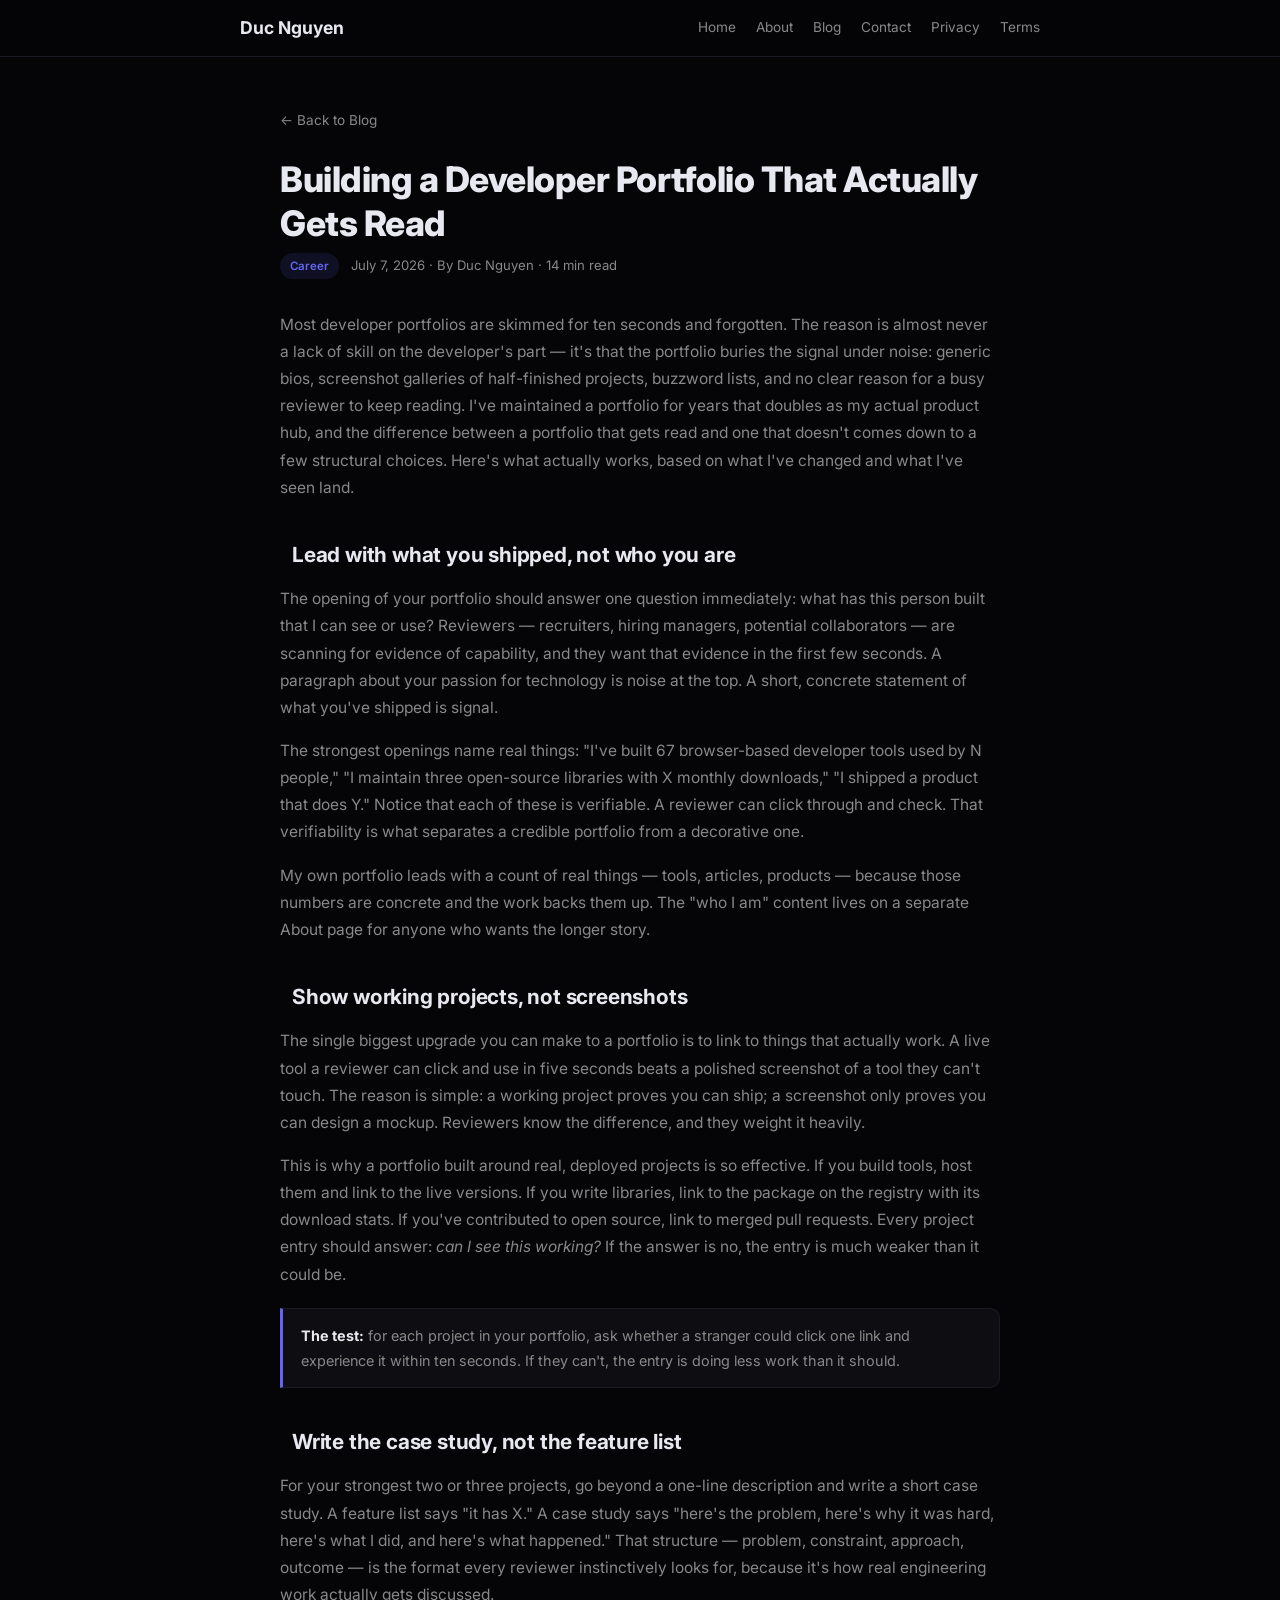
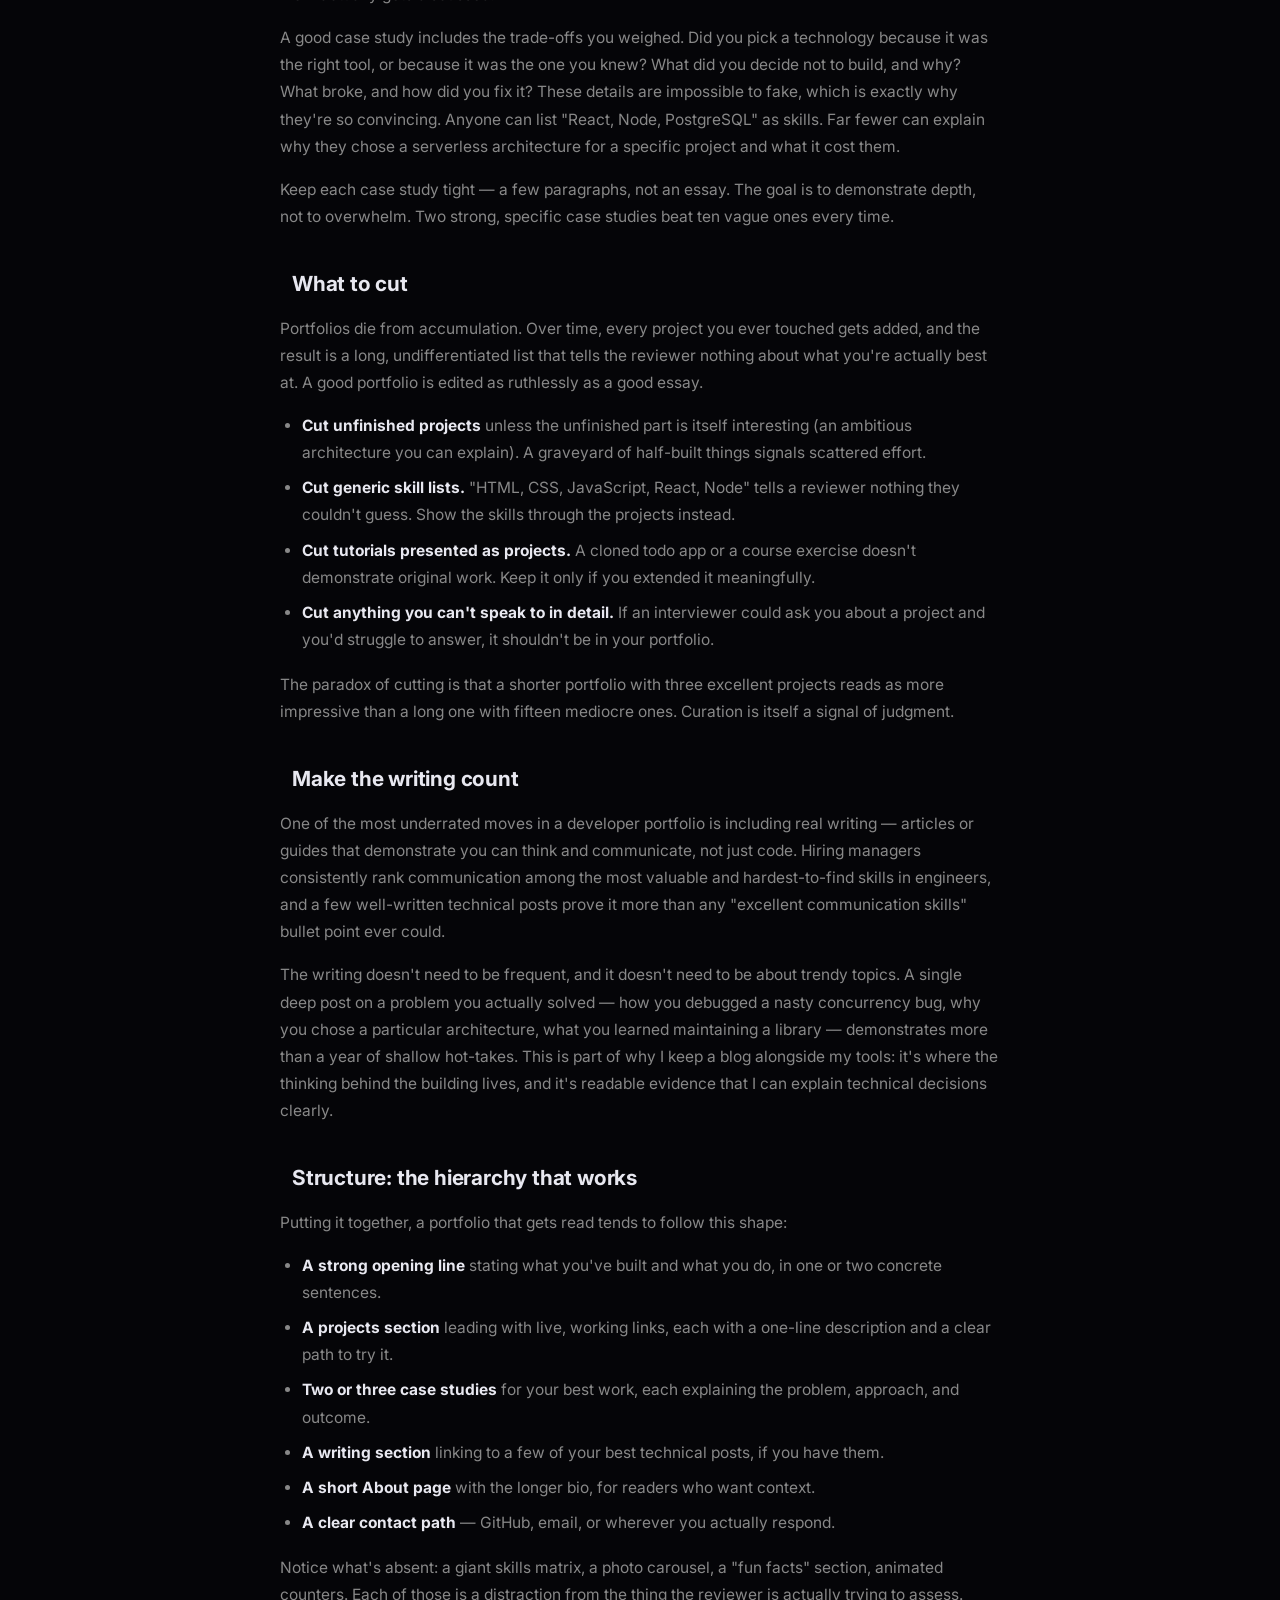
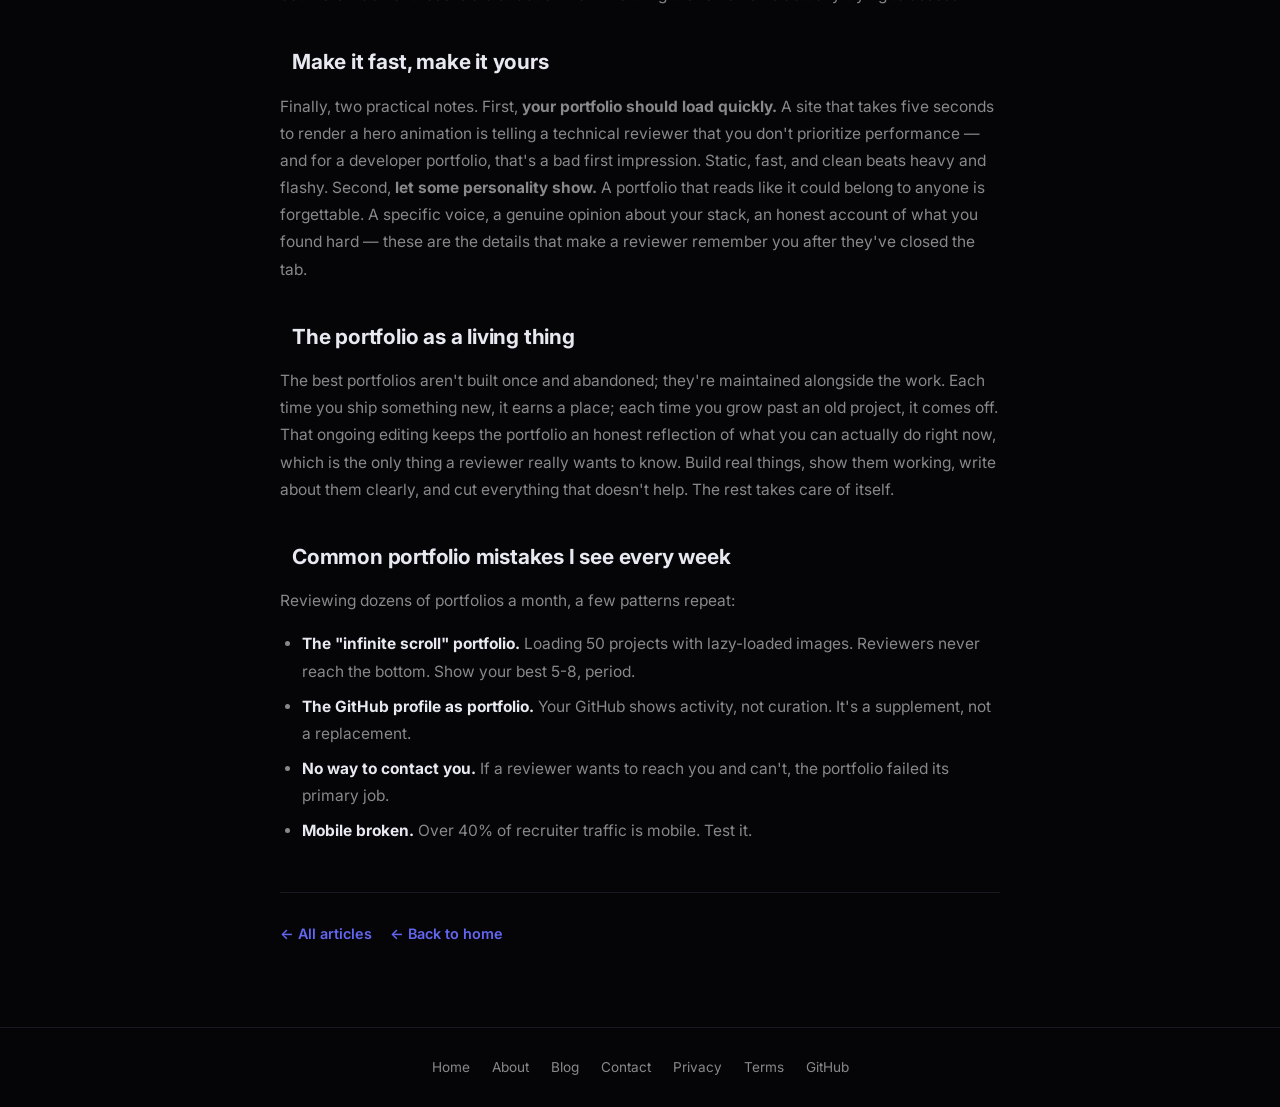
<file: blog/build-developer-portfolio-that-gets-read.html>
<!DOCTYPE html>
<html lang="en">
<head>
<meta charset="UTF-8">
<script async src="https://www.googletagmanager.com/gtag/js?id=G-7E63EG326X"></script>
<script>
  window.dataLayer = window.dataLayer || [];
  function gtag(){dataLayer.push(arguments);}
  gtag("js", new Date());
  gtag("config", "G-7E63EG326X");
</script>
<meta name="viewport" content="width=device-width, initial-scale=1.0">
<title>Building a Developer Portfolio That Actually Gets Read</title>
<meta name="description" content="Most developer portfolios are skimmed and forgotten. Here's how to structure one that recruiters and hiring managers actually read — what to include, what to cut, how to showcase real shipped work.">
<meta name="robots" content="index, follow">
<link rel="canonical" href="https://nguyenminhduc9988.github.io/blog/build-developer-portfolio-that-gets-read.html">
<meta property="og:title" content="Building a Developer Portfolio That Actually Gets Read">
<meta property="og:description" content="How to structure a developer portfolio that recruiters and hiring managers actually read — what to include, what to cut.">
<meta property="og:type" content="article">
<meta property="og:url" content="https://nguyenminhduc9988.github.io/blog/build-developer-portfolio-that-gets-read.html">
<meta property="og:site_name" content="Duc Nguyen">
<meta property="og:image" content="https://nguyenminhduc9988.github.io/og-image.png">
<meta property="article:published_time" content="2026-07-07">
<meta property="article:author" content="Duc Nguyen">
<meta name="twitter:card" content="summary_large_image">
<meta name="twitter:title" content="Building a Developer Portfolio That Actually Gets Read">
<meta name="twitter:description" content="How to structure a developer portfolio that recruiters and hiring managers actually read.">
<meta name="twitter:image" content="https://nguyenminhduc9988.github.io/og-image.png">
<link rel="icon" href="data:image/svg+xml,%3Csvg xmlns='http://www.w3.org/2000/svg' viewBox='0 0 100 100'%3E%3Cdefs%3E%3ClinearGradient id='g' x1='0' y1='0' x2='1' y2='1'%3E%3Cstop offset='0' stop-color='%236366f1'/%3E%3Cstop offset='1' stop-color='%23ec4899'/%3E%3C/linearGradient%3E%3C/defs%3E%3Crect width='100' height='100' rx='20' fill='%230a0a0f'/%3E%3Ctext x='50' y='70' font-family='Arial' font-size='50' font-weight='bold' text-anchor='middle' fill='url(%23g)'%3ED%3C/text%3E%3C/svg%3E">
<link rel="preconnect" href="https://fonts.googleapis.com">
<link rel="preconnect" href="https://fonts.gstatic.com" crossorigin>
<link href="https://fonts.googleapis.com/css2?family=Inter:wght@400;500;600;700;800&family=JetBrains+Mono:wght@400;600&display=swap" rel="stylesheet">
<link rel="stylesheet" href="/assets/style.css">
<style>
.container{max-width:760px}
.back-link{display:inline-block;font-size:.85rem;color:var(--text-muted);margin-bottom:24px}
.back-link:hover{color:var(--purple)}
article h1{font-size:2rem;font-weight:800;margin-bottom:12px;letter-spacing:-.5px;line-height:1.25}
article h2{font-size:1.3rem;font-weight:700;margin:36px 0 12px 12px;color:var(--text);letter-spacing:-.2px}
article h3{font-size:1.05rem;font-weight:600;margin:24px 0 8px;color:var(--text)}
article p{color:var(--text-muted);font-size:.97rem;margin-bottom:16px}
article ul{margin:0 0 18px 22px}
article li{margin-bottom:8px;color:var(--text-muted);font-size:.97rem}
article li strong{color:var(--text)}
article code{font-family:var(--mono);background:var(--bg-card);border:1px solid var(--border);padding:2px 6px;border-radius:5px;font-size:.85rem;color:var(--pink)}
article pre{background:var(--bg-card);border:1px solid var(--border);border-radius:var(--radius);padding:18px 20px;overflow-x:auto;margin:0 0 18px}
article pre code{background:none;border:none;padding:0;color:#c8c8d8;font-size:.85rem;line-height:1.6}
.post-meta{display:flex;align-items:center;gap:12px;margin-bottom:32px;font-size:.82rem;color:var(--text-muted)}
.post-tag{background:rgba(99,102,241,.12);color:var(--purple);padding:3px 10px;border-radius:100px;font-size:.72rem;font-weight:600}
.article-footer{margin-top:48px;padding-top:28px;border-top:1px solid var(--border);display:flex;gap:18px;flex-wrap:wrap;align-items:center}
.article-footer a{color:var(--purple);font-weight:600;font-size:.9rem}
.callout{background:var(--bg-card);border-left:3px solid var(--purple);border-radius:0 var(--radius) var(--radius) 0;padding:14px 18px;margin:20px 0;font-size:.9rem;color:var(--text-muted)}
.callout strong{color:var(--text)}
</style>
</head>
<body>
<nav class="nav"><div class="nav-inner">
  <a href="/" class="nav-logo">Duc Nguyen</a>
  <div class="nav-links">
    <a href="/">Home</a>
    <a href="/about.html">About</a>
    <a href="/blog/">Blog</a>
    <a href="/contact.html">Contact</a>
    <a href="/privacy-policy.html">Privacy</a>
    <a href="/terms-of-service.html">Terms</a>
  </div>
</div></nav>

<div class="container">
  <a href="/blog/" class="back-link">← Back to Blog</a>
  <article>
    <h1>Building a Developer Portfolio That Actually Gets Read</h1>
    <div class="post-meta"><span class="post-tag">Career</span><span>July 7, 2026 · By Duc Nguyen · 14 min read</span></div>

    <p>Most developer portfolios are skimmed for ten seconds and forgotten. The reason is almost never a lack of skill on the developer's part — it's that the portfolio buries the signal under noise: generic bios, screenshot galleries of half-finished projects, buzzword lists, and no clear reason for a busy reviewer to keep reading. I've maintained a portfolio for years that doubles as my actual product hub, and the difference between a portfolio that gets read and one that doesn't comes down to a few structural choices. Here's what actually works, based on what I've changed and what I've seen land.</p>

    <h2>Lead with what you shipped, not who you are</h2>
    <p>The opening of your portfolio should answer one question immediately: what has this person built that I can see or use? Reviewers — recruiters, hiring managers, potential collaborators — are scanning for evidence of capability, and they want that evidence in the first few seconds. A paragraph about your passion for technology is noise at the top. A short, concrete statement of what you've shipped is signal.</p>
    <p>The strongest openings name real things: "I've built 67 browser-based developer tools used by N people," "I maintain three open-source libraries with X monthly downloads," "I shipped a product that does Y." Notice that each of these is verifiable. A reviewer can click through and check. That verifiability is what separates a credible portfolio from a decorative one.</p>
    <p>My own portfolio leads with a count of real things — tools, articles, products — because those numbers are concrete and the work backs them up. The "who I am" content lives on a separate About page for anyone who wants the longer story.</p>

    <h2>Show working projects, not screenshots</h2>
    <p>The single biggest upgrade you can make to a portfolio is to link to things that actually work. A live tool a reviewer can click and use in five seconds beats a polished screenshot of a tool they can't touch. The reason is simple: a working project proves you can ship; a screenshot only proves you can design a mockup. Reviewers know the difference, and they weight it heavily.</p>
    <p>This is why a portfolio built around real, deployed projects is so effective. If you build tools, host them and link to the live versions. If you write libraries, link to the package on the registry with its download stats. If you've contributed to open source, link to merged pull requests. Every project entry should answer: <em>can I see this working?</em> If the answer is no, the entry is much weaker than it could be.</p>

    <div class="callout"><strong>The test:</strong> for each project in your portfolio, ask whether a stranger could click one link and experience it within ten seconds. If they can't, the entry is doing less work than it should.</div>

    <h2>Write the case study, not the feature list</h2>
    <p>For your strongest two or three projects, go beyond a one-line description and write a short case study. A feature list says "it has X." A case study says "here's the problem, here's why it was hard, here's what I did, and here's what happened." That structure — problem, constraint, approach, outcome — is the format every reviewer instinctively looks for, because it's how real engineering work actually gets discussed.</p>
    <p>A good case study includes the trade-offs you weighed. Did you pick a technology because it was the right tool, or because it was the one you knew? What did you decide not to build, and why? What broke, and how did you fix it? These details are impossible to fake, which is exactly why they're so convincing. Anyone can list "React, Node, PostgreSQL" as skills. Far fewer can explain why they chose a serverless architecture for a specific project and what it cost them.</p>
    <p>Keep each case study tight — a few paragraphs, not an essay. The goal is to demonstrate depth, not to overwhelm. Two strong, specific case studies beat ten vague ones every time.</p>

    <h2>What to cut</h2>
    <p>Portfolios die from accumulation. Over time, every project you ever touched gets added, and the result is a long, undifferentiated list that tells the reviewer nothing about what you're actually best at. A good portfolio is edited as ruthlessly as a good essay.</p>
    <ul>
      <li><strong>Cut unfinished projects</strong> unless the unfinished part is itself interesting (an ambitious architecture you can explain). A graveyard of half-built things signals scattered effort.</li>
      <li><strong>Cut generic skill lists.</strong> "HTML, CSS, JavaScript, React, Node" tells a reviewer nothing they couldn't guess. Show the skills through the projects instead.</li>
      <li><strong>Cut tutorials presented as projects.</strong> A cloned todo app or a course exercise doesn't demonstrate original work. Keep it only if you extended it meaningfully.</li>
      <li><strong>Cut anything you can't speak to in detail.</strong> If an interviewer could ask you about a project and you'd struggle to answer, it shouldn't be in your portfolio.</li>
    </ul>
    <p>The paradox of cutting is that a shorter portfolio with three excellent projects reads as more impressive than a long one with fifteen mediocre ones. Curation is itself a signal of judgment.</p>

    <h2>Make the writing count</h2>
    <p>One of the most underrated moves in a developer portfolio is including real writing — articles or guides that demonstrate you can think and communicate, not just code. Hiring managers consistently rank communication among the most valuable and hardest-to-find skills in engineers, and a few well-written technical posts prove it more than any "excellent communication skills" bullet point ever could.</p>
    <p>The writing doesn't need to be frequent, and it doesn't need to be about trendy topics. A single deep post on a problem you actually solved — how you debugged a nasty concurrency bug, why you chose a particular architecture, what you learned maintaining a library — demonstrates more than a year of shallow hot-takes. This is part of why I keep a blog alongside my tools: it's where the thinking behind the building lives, and it's readable evidence that I can explain technical decisions clearly.</p>

    <h2>Structure: the hierarchy that works</h2>
    <p>Putting it together, a portfolio that gets read tends to follow this shape:</p>
    <ul>
      <li><strong>A strong opening line</strong> stating what you've built and what you do, in one or two concrete sentences.</li>
      <li><strong>A projects section</strong> leading with live, working links, each with a one-line description and a clear path to try it.</li>
      <li><strong>Two or three case studies</strong> for your best work, each explaining the problem, approach, and outcome.</li>
      <li><strong>A writing section</strong> linking to a few of your best technical posts, if you have them.</li>
      <li><strong>A short About page</strong> with the longer bio, for readers who want context.</li>
      <li><strong>A clear contact path</strong> — GitHub, email, or wherever you actually respond.</li>
    </ul>
    <p>Notice what's absent: a giant skills matrix, a photo carousel, a "fun facts" section, animated counters. Each of those is a distraction from the thing the reviewer is actually trying to assess.</p>

    <h2>Make it fast, make it yours</h2>
    <p>Finally, two practical notes. First, <strong>your portfolio should load quickly.</strong> A site that takes five seconds to render a hero animation is telling a technical reviewer that you don't prioritize performance — and for a developer portfolio, that's a bad first impression. Static, fast, and clean beats heavy and flashy. Second, <strong>let some personality show.</strong> A portfolio that reads like it could belong to anyone is forgettable. A specific voice, a genuine opinion about your stack, an honest account of what you found hard — these are the details that make a reviewer remember you after they've closed the tab.</p>

    <h2>The portfolio as a living thing</h2>
    <p>The best portfolios aren't built once and abandoned; they're maintained alongside the work. Each time you ship something new, it earns a place; each time you grow past an old project, it comes off. That ongoing editing keeps the portfolio an honest reflection of what you can actually do right now, which is the only thing a reviewer really wants to know. Build real things, show them working, write about them clearly, and cut everything that doesn't help. The rest takes care of itself.</p>

    <h2>Common portfolio mistakes I see every week</h2>
    <p>Reviewing dozens of portfolios a month, a few patterns repeat:</p>
    <ul>
      <li><strong>The "infinite scroll" portfolio.</strong> Loading 50 projects with lazy-loaded images. Reviewers never reach the bottom. Show your best 5-8, period.</li>
      <li><strong>The GitHub profile as portfolio.</strong> Your GitHub shows activity, not curation. It's a supplement, not a replacement.</li>
      <li><strong>No way to contact you.</strong> If a reviewer wants to reach you and can't, the portfolio failed its primary job.</li>
      <li><strong>Mobile broken.</strong> Over 40% of recruiter traffic is mobile. Test it.</li>
    </ul>

    <div class="article-footer">
      <a href="/blog/">← All articles</a>
      <a href="/">← Back to home</a>
    </div>
  </article>
</div>

<div class="footer">
  <a href="/">Home</a>
  <a href="/about.html">About</a>
  <a href="/blog/">Blog</a>
  <a href="/contact.html">Contact</a>
  <a href="/privacy-policy.html">Privacy</a>
  <a href="/terms-of-service.html">Terms</a>
  <a href="https://github.com/nguyenminhduc9988" target="_blank" rel="noopener">GitHub</a>
</div>

</body>
</html>
</file>
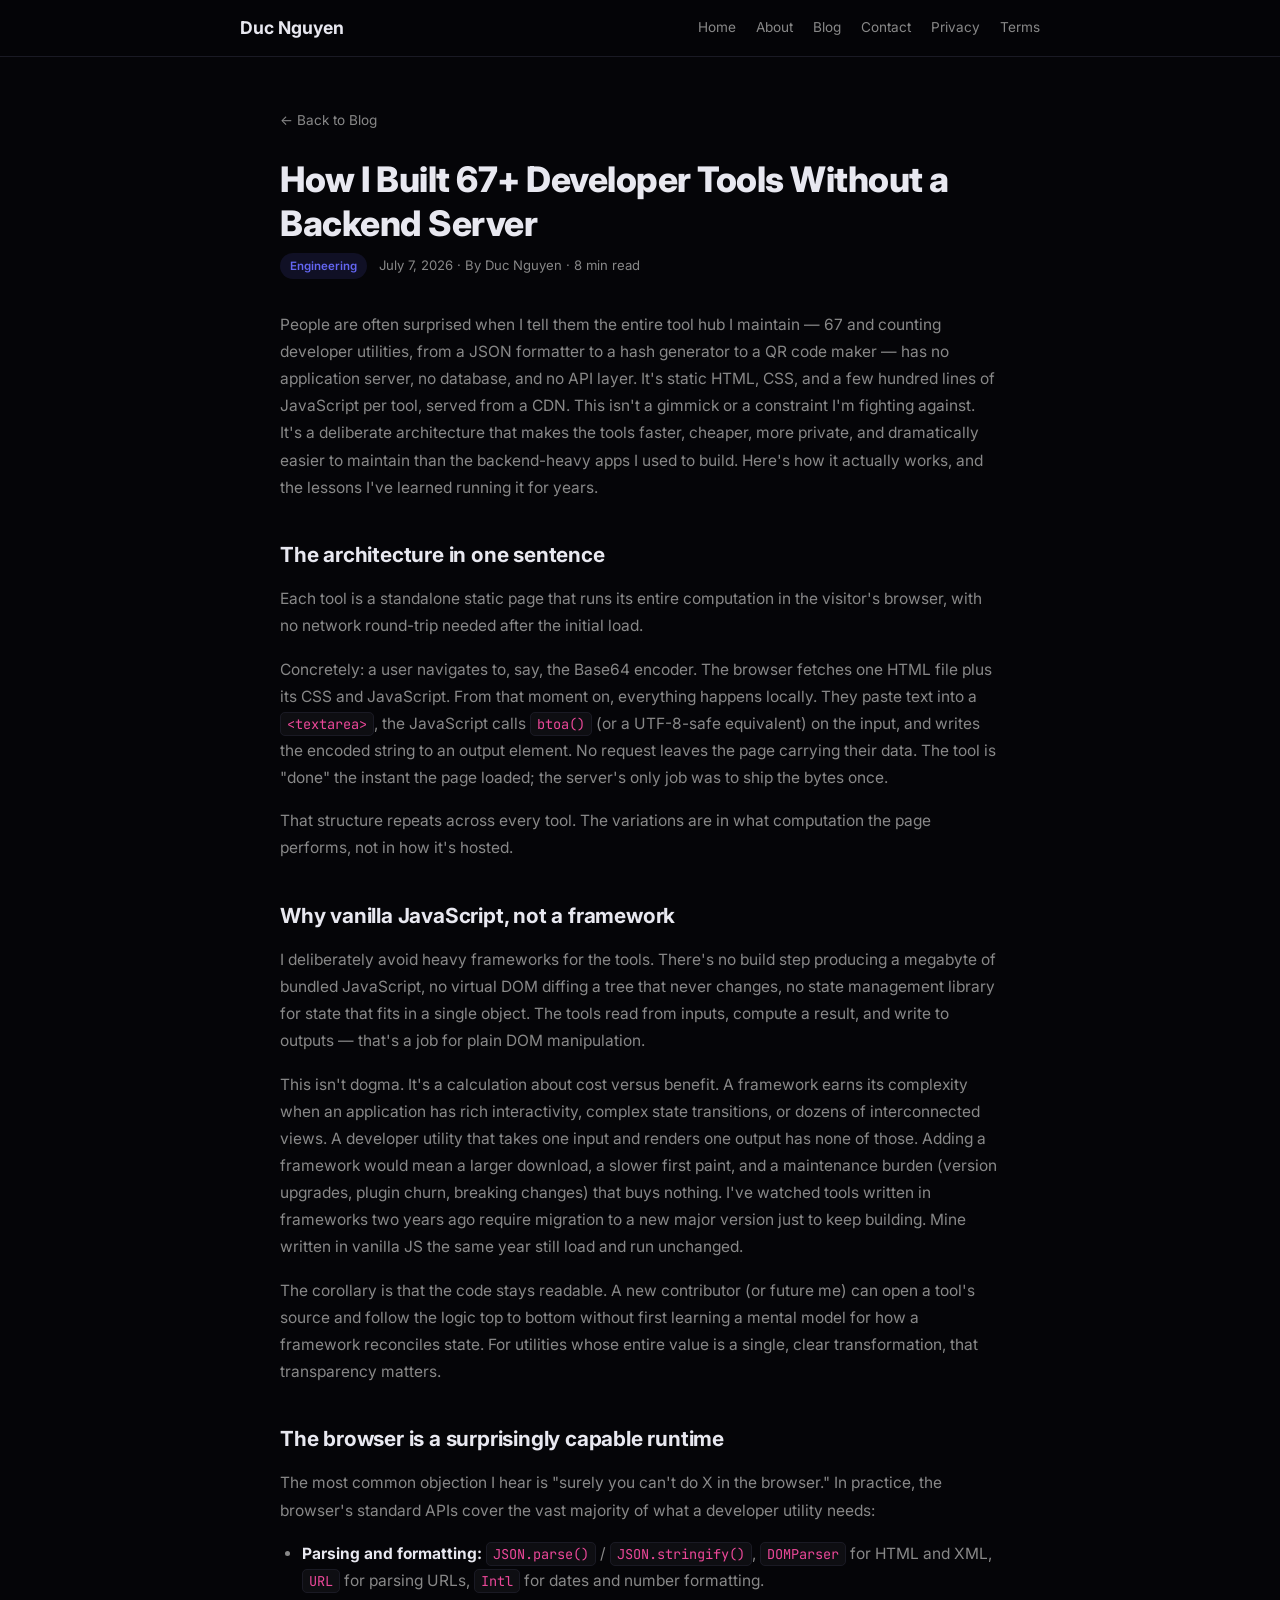
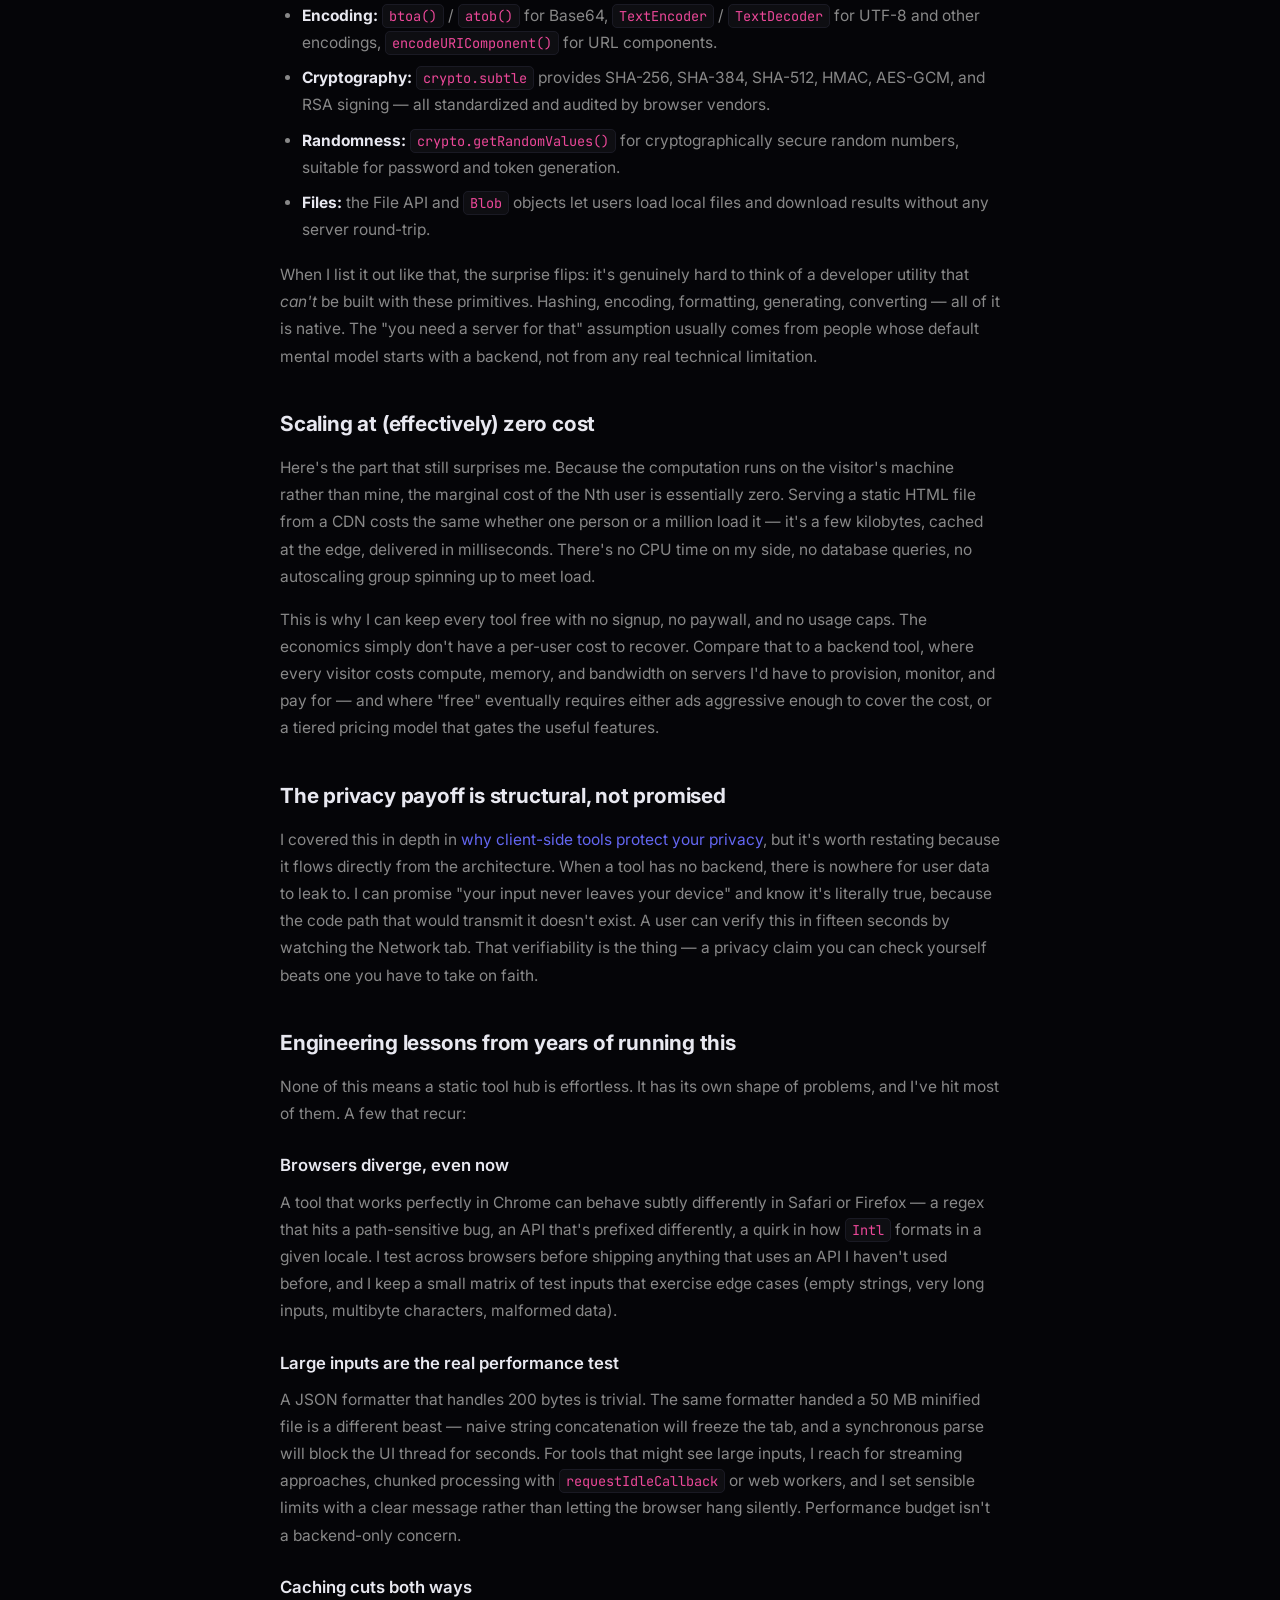
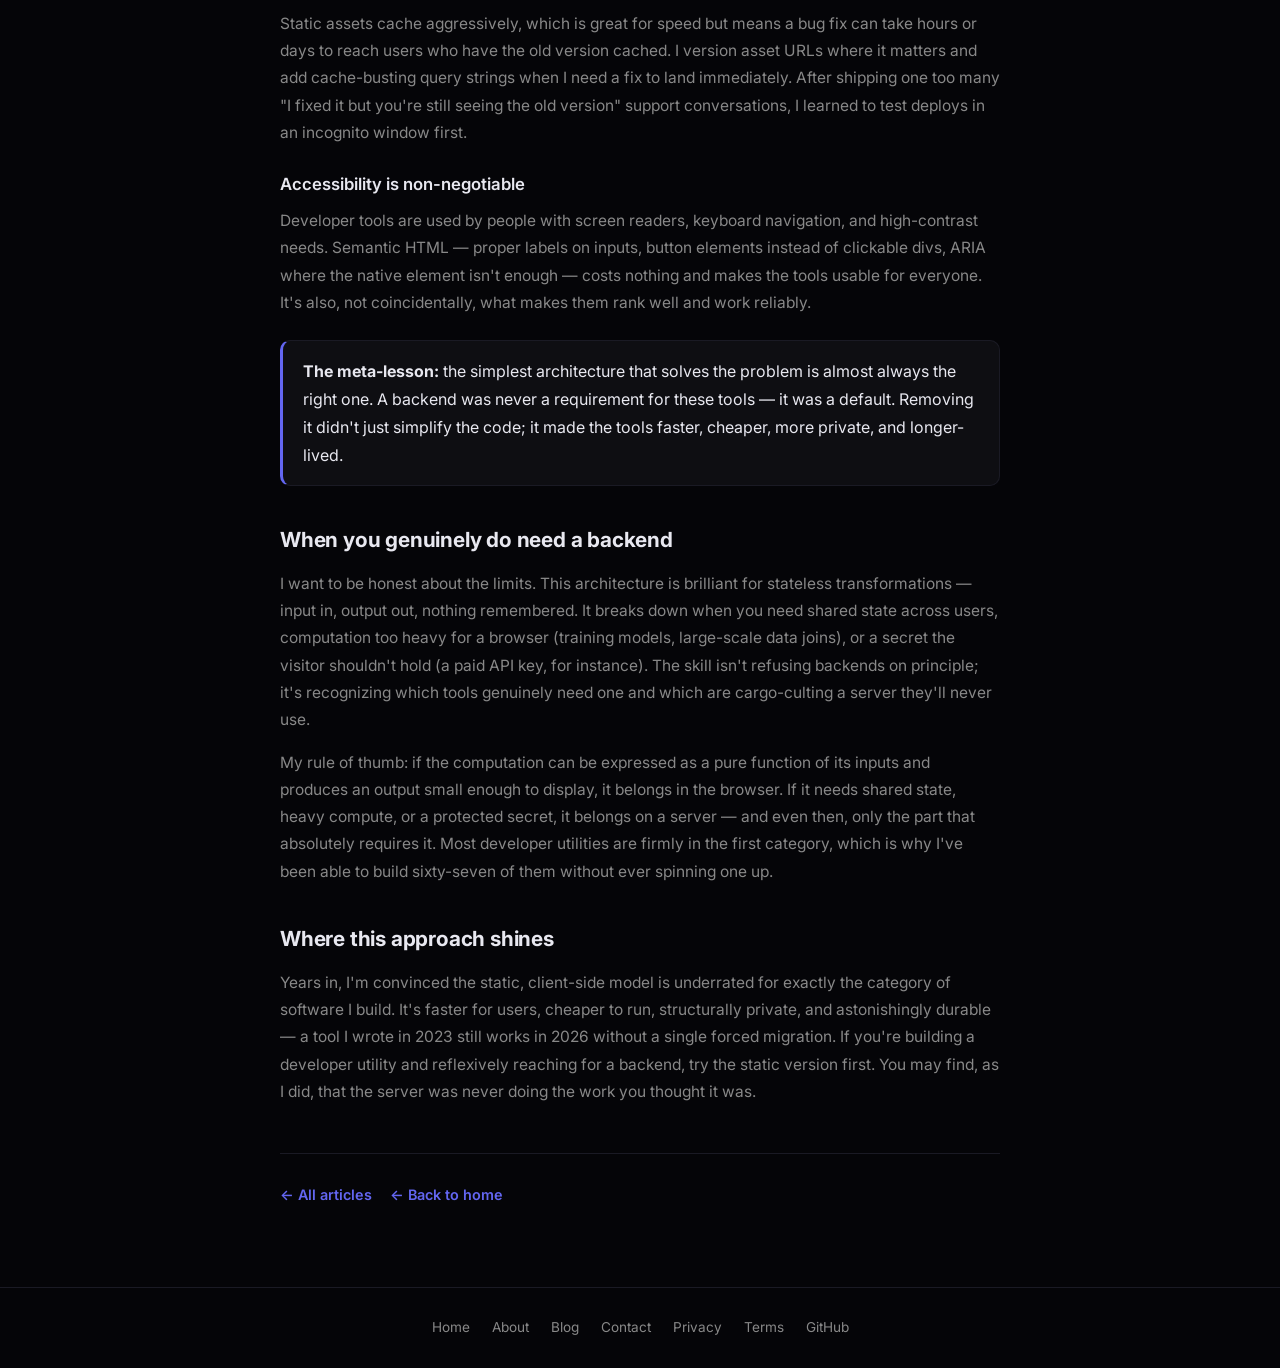
<file: blog/building-developer-tools-without-backend.html>
<!DOCTYPE html>
<html lang="en">
<head>
<meta charset="UTF-8">
<script async src="https://www.googletagmanager.com/gtag/js?id=G-7E63EG326X"></script>
<script>
  window.dataLayer = window.dataLayer || [];
  function gtag(){dataLayer.push(arguments);}
  gtag("js", new Date());
  gtag("config", "G-7E63EG326X");
</script>
<meta name="viewport" content="width=device-width, initial-scale=1.0">
<title>How I Built 67+ Developer Tools Without a Backend Server</title>
<meta name="description" content="The architecture behind a static-site developer tool hub that scales to millions of requests at zero marginal cost — vanilla JS, browser APIs, and real engineering lessons.">
<meta name="robots" content="index, follow">
<link rel="canonical" href="https://nguyenminhduc9988.github.io/blog/building-developer-tools-without-backend.html">
<meta property="og:title" content="How I Built 67+ Developer Tools Without a Backend Server">
<meta property="og:description" content="The architecture behind a static-site tool hub that scales at zero marginal cost — vanilla JS, browser APIs, and real engineering lessons.">
<meta property="og:type" content="article">
<meta property="og:url" content="https://nguyenminhduc9988.github.io/blog/building-developer-tools-without-backend.html">
<meta property="og:site_name" content="Duc Nguyen">
<meta property="og:image" content="https://nguyenminhduc9988.github.io/og-image.png">
<meta property="article:published_time" content="2026-07-07">
<meta property="article:author" content="Duc Nguyen">
<meta name="twitter:card" content="summary_large_image">
<meta name="twitter:title" content="How I Built 67+ Developer Tools Without a Backend Server">
<meta name="twitter:description" content="The architecture behind a static-site tool hub that scales at zero marginal cost.">
<meta name="twitter:image" content="https://nguyenminhduc9988.github.io/og-image.png">
<link rel="icon" href="data:image/svg+xml,%3Csvg xmlns='http://www.w3.org/2000/svg' viewBox='0 0 100 100'%3E%3Cdefs%3E%3ClinearGradient id='g' x1='0' y1='0' x2='1' y2='1'%3E%3Cstop offset='0' stop-color='%236366f1'/%3E%3Cstop offset='1' stop-color='%23ec4899'/%3E%3C/linearGradient%3E%3C/defs%3E%3Crect width='100' height='100' rx='20' fill='%230a0a0f'/%3E%3Ctext x='50' y='70' font-family='Arial' font-size='50' font-weight='bold' text-anchor='middle' fill='url(%23g)'%3ED%3C/text%3E%3C/svg%3E">
<link rel="preconnect" href="https://fonts.googleapis.com">
<link rel="preconnect" href="https://fonts.gstatic.com" crossorigin>
<link href="https://fonts.googleapis.com/css2?family=Inter:wght@400;500;600;700;800&family=JetBrains+Mono:wght@400;600&display=swap" rel="stylesheet">
<link rel="stylesheet" href="/assets/style.css">
<style>
.container{max-width:760px}
.back-link{display:inline-block;font-size:.85rem;color:var(--text-muted);margin-bottom:24px}
.back-link:hover{color:var(--purple)}
article h1{font-size:2rem;font-weight:800;margin-bottom:12px;letter-spacing:-.5px;line-height:1.25}
article h2{font-size:1.3rem;font-weight:700;margin:36px 0 12px;color:var(--text);letter-spacing:-.2px}
article h3{font-size:1.05rem;font-weight:600;margin:24px 0 8px;color:var(--text)}
article p{color:var(--text-muted);font-size:.97rem;margin-bottom:16px}
article ul{margin:0 0 18px 22px}
article li{margin-bottom:8px;color:var(--text-muted);font-size:.97rem}
article li strong{color:var(--text)}
article code{font-family:var(--mono);background:var(--bg-card);border:1px solid var(--border);padding:2px 6px;border-radius:5px;font-size:.85rem;color:var(--pink)}
article pre{background:var(--bg-card);border:1px solid var(--border);border-radius:var(--radius);padding:18px 20px;overflow-x:auto;margin:0 0 18px}
article pre code{background:none;border:none;padding:0;color:#c8c8d8;font-size:.85rem;line-height:1.6}
.post-meta{display:flex;align-items:center;gap:12px;margin-bottom:32px;font-size:.82rem;color:var(--text-muted)}
.post-tag{background:rgba(99,102,241,.12);color:var(--purple);padding:3px 10px;border-radius:100px;font-size:.72rem;font-weight:600}
.article-footer{margin-top:48px;padding-top:28px;border-top:1px solid var(--border);display:flex;gap:18px;flex-wrap:wrap;align-items:center}
.article-footer a{color:var(--purple);font-weight:600;font-size:.9rem}
</style>
</head>
<body>
<nav class="nav"><div class="nav-inner">
  <a href="/" class="nav-logo">Duc Nguyen</a>
  <div class="nav-links">
    <a href="/">Home</a>
    <a href="/about.html">About</a>
    <a href="/blog/">Blog</a>
    <a href="/contact.html">Contact</a>
    <a href="/privacy-policy.html">Privacy</a>
    <a href="/terms-of-service.html">Terms</a>
  </div>
</div></nav>

<div class="container">
  <a href="/blog/" class="back-link">← Back to Blog</a>
  <article>
    <h1>How I Built 67+ Developer Tools Without a Backend Server</h1>
    <div class="post-meta"><span class="post-tag">Engineering</span><span>July 7, 2026 · By Duc Nguyen · 8 min read</span></div>

    <p>People are often surprised when I tell them the entire tool hub I maintain — 67 and counting developer utilities, from a JSON formatter to a hash generator to a QR code maker — has no application server, no database, and no API layer. It's static HTML, CSS, and a few hundred lines of JavaScript per tool, served from a CDN. This isn't a gimmick or a constraint I'm fighting against. It's a deliberate architecture that makes the tools faster, cheaper, more private, and dramatically easier to maintain than the backend-heavy apps I used to build. Here's how it actually works, and the lessons I've learned running it for years.</p>

    <h2>The architecture in one sentence</h2>
    <p>Each tool is a standalone static page that runs its entire computation in the visitor's browser, with no network round-trip needed after the initial load.</p>
    <p>Concretely: a user navigates to, say, the Base64 encoder. The browser fetches one HTML file plus its CSS and JavaScript. From that moment on, everything happens locally. They paste text into a <code>&lt;textarea&gt;</code>, the JavaScript calls <code>btoa()</code> (or a UTF-8-safe equivalent) on the input, and writes the encoded string to an output element. No request leaves the page carrying their data. The tool is "done" the instant the page loaded; the server's only job was to ship the bytes once.</p>
    <p>That structure repeats across every tool. The variations are in what computation the page performs, not in how it's hosted.</p>

    <h2>Why vanilla JavaScript, not a framework</h2>
    <p>I deliberately avoid heavy frameworks for the tools. There's no build step producing a megabyte of bundled JavaScript, no virtual DOM diffing a tree that never changes, no state management library for state that fits in a single object. The tools read from inputs, compute a result, and write to outputs — that's a job for plain DOM manipulation.</p>
    <p>This isn't dogma. It's a calculation about cost versus benefit. A framework earns its complexity when an application has rich interactivity, complex state transitions, or dozens of interconnected views. A developer utility that takes one input and renders one output has none of those. Adding a framework would mean a larger download, a slower first paint, and a maintenance burden (version upgrades, plugin churn, breaking changes) that buys nothing. I've watched tools written in frameworks two years ago require migration to a new major version just to keep building. Mine written in vanilla JS the same year still load and run unchanged.</p>
    <p>The corollary is that the code stays readable. A new contributor (or future me) can open a tool's source and follow the logic top to bottom without first learning a mental model for how a framework reconciles state. For utilities whose entire value is a single, clear transformation, that transparency matters.</p>

    <h2>The browser is a surprisingly capable runtime</h2>
    <p>The most common objection I hear is "surely you can't do X in the browser." In practice, the browser's standard APIs cover the vast majority of what a developer utility needs:</p>
    <ul>
      <li><strong>Parsing and formatting:</strong> <code>JSON.parse()</code> / <code>JSON.stringify()</code>, <code>DOMParser</code> for HTML and XML, <code>URL</code> for parsing URLs, <code>Intl</code> for dates and number formatting.</li>
      <li><strong>Encoding:</strong> <code>btoa()</code> / <code>atob()</code> for Base64, <code>TextEncoder</code> / <code>TextDecoder</code> for UTF-8 and other encodings, <code>encodeURIComponent()</code> for URL components.</li>
      <li><strong>Cryptography:</strong> <code>crypto.subtle</code> provides SHA-256, SHA-384, SHA-512, HMAC, AES-GCM, and RSA signing — all standardized and audited by browser vendors.</li>
      <li><strong>Randomness:</strong> <code>crypto.getRandomValues()</code> for cryptographically secure random numbers, suitable for password and token generation.</li>
      <li><strong>Files:</strong> the File API and <code>Blob</code> objects let users load local files and download results without any server round-trip.</li>
    </ul>
    <p>When I list it out like that, the surprise flips: it's genuinely hard to think of a developer utility that <em>can't</em> be built with these primitives. Hashing, encoding, formatting, generating, converting — all of it is native. The "you need a server for that" assumption usually comes from people whose default mental model starts with a backend, not from any real technical limitation.</p>

    <h2>Scaling at (effectively) zero cost</h2>
    <p>Here's the part that still surprises me. Because the computation runs on the visitor's machine rather than mine, the marginal cost of the Nth user is essentially zero. Serving a static HTML file from a CDN costs the same whether one person or a million load it — it's a few kilobytes, cached at the edge, delivered in milliseconds. There's no CPU time on my side, no database queries, no autoscaling group spinning up to meet load.</p>
    <p>This is why I can keep every tool free with no signup, no paywall, and no usage caps. The economics simply don't have a per-user cost to recover. Compare that to a backend tool, where every visitor costs compute, memory, and bandwidth on servers I'd have to provision, monitor, and pay for — and where "free" eventually requires either ads aggressive enough to cover the cost, or a tiered pricing model that gates the useful features.</p>

    <h2>The privacy payoff is structural, not promised</h2>
    <p>I covered this in depth in <a href="/blog/why-client-side-tools-protect-your-privacy.html">why client-side tools protect your privacy</a>, but it's worth restating because it flows directly from the architecture. When a tool has no backend, there is nowhere for user data to leak to. I can promise "your input never leaves your device" and know it's literally true, because the code path that would transmit it doesn't exist. A user can verify this in fifteen seconds by watching the Network tab. That verifiability is the thing — a privacy claim you can check yourself beats one you have to take on faith.</p>

    <h2>Engineering lessons from years of running this</h2>
    <p>None of this means a static tool hub is effortless. It has its own shape of problems, and I've hit most of them. A few that recur:</p>

    <h3>Browsers diverge, even now</h3>
    <p>A tool that works perfectly in Chrome can behave subtly differently in Safari or Firefox — a regex that hits a path-sensitive bug, an API that's prefixed differently, a quirk in how <code>Intl</code> formats in a given locale. I test across browsers before shipping anything that uses an API I haven't used before, and I keep a small matrix of test inputs that exercise edge cases (empty strings, very long inputs, multibyte characters, malformed data).</p>

    <h3>Large inputs are the real performance test</h3>
    <p>A JSON formatter that handles 200 bytes is trivial. The same formatter handed a 50 MB minified file is a different beast — naive string concatenation will freeze the tab, and a synchronous parse will block the UI thread for seconds. For tools that might see large inputs, I reach for streaming approaches, chunked processing with <code>requestIdleCallback</code> or web workers, and I set sensible limits with a clear message rather than letting the browser hang silently. Performance budget isn't a backend-only concern.</p>

    <h3>Caching cuts both ways</h3>
    <p>Static assets cache aggressively, which is great for speed but means a bug fix can take hours or days to reach users who have the old version cached. I version asset URLs where it matters and add cache-busting query strings when I need a fix to land immediately. After shipping one too many "I fixed it but you're still seeing the old version" support conversations, I learned to test deploys in an incognito window first.</p>

    <h3>Accessibility is non-negotiable</h3>
    <p>Developer tools are used by people with screen readers, keyboard navigation, and high-contrast needs. Semantic HTML — proper labels on inputs, button elements instead of clickable divs, ARIA where the native element isn't enough — costs nothing and makes the tools usable for everyone. It's also, not coincidentally, what makes them rank well and work reliably.</p>

    <div class="callout"><strong>The meta-lesson:</strong> the simplest architecture that solves the problem is almost always the right one. A backend was never a requirement for these tools — it was a default. Removing it didn't just simplify the code; it made the tools faster, cheaper, more private, and longer-lived.</div>

    <h2>When you genuinely do need a backend</h2>
    <p>I want to be honest about the limits. This architecture is brilliant for stateless transformations — input in, output out, nothing remembered. It breaks down when you need shared state across users, computation too heavy for a browser (training models, large-scale data joins), or a secret the visitor shouldn't hold (a paid API key, for instance). The skill isn't refusing backends on principle; it's recognizing which tools genuinely need one and which are cargo-culting a server they'll never use.</p>
    <p>My rule of thumb: if the computation can be expressed as a pure function of its inputs and produces an output small enough to display, it belongs in the browser. If it needs shared state, heavy compute, or a protected secret, it belongs on a server — and even then, only the part that absolutely requires it. Most developer utilities are firmly in the first category, which is why I've been able to build sixty-seven of them without ever spinning one up.</p>

    <h2>Where this approach shines</h2>
    <p>Years in, I'm convinced the static, client-side model is underrated for exactly the category of software I build. It's faster for users, cheaper to run, structurally private, and astonishingly durable — a tool I wrote in 2023 still works in 2026 without a single forced migration. If you're building a developer utility and reflexively reaching for a backend, try the static version first. You may find, as I did, that the server was never doing the work you thought it was.</p>

    <div class="article-footer">
      <a href="/blog/">← All articles</a>
      <a href="/">← Back to home</a>
    </div>
  </article>
</div>

<div class="footer">
  <a href="/">Home</a>
  <a href="/about.html">About</a>
  <a href="/blog/">Blog</a>
  <a href="/contact.html">Contact</a>
  <a href="/privacy-policy.html">Privacy</a>
  <a href="/terms-of-service.html">Terms</a>
  <a href="https://github.com/nguyenminhduc9988" target="_blank" rel="noopener">GitHub</a>
</div>

</body>
</html>
</file>
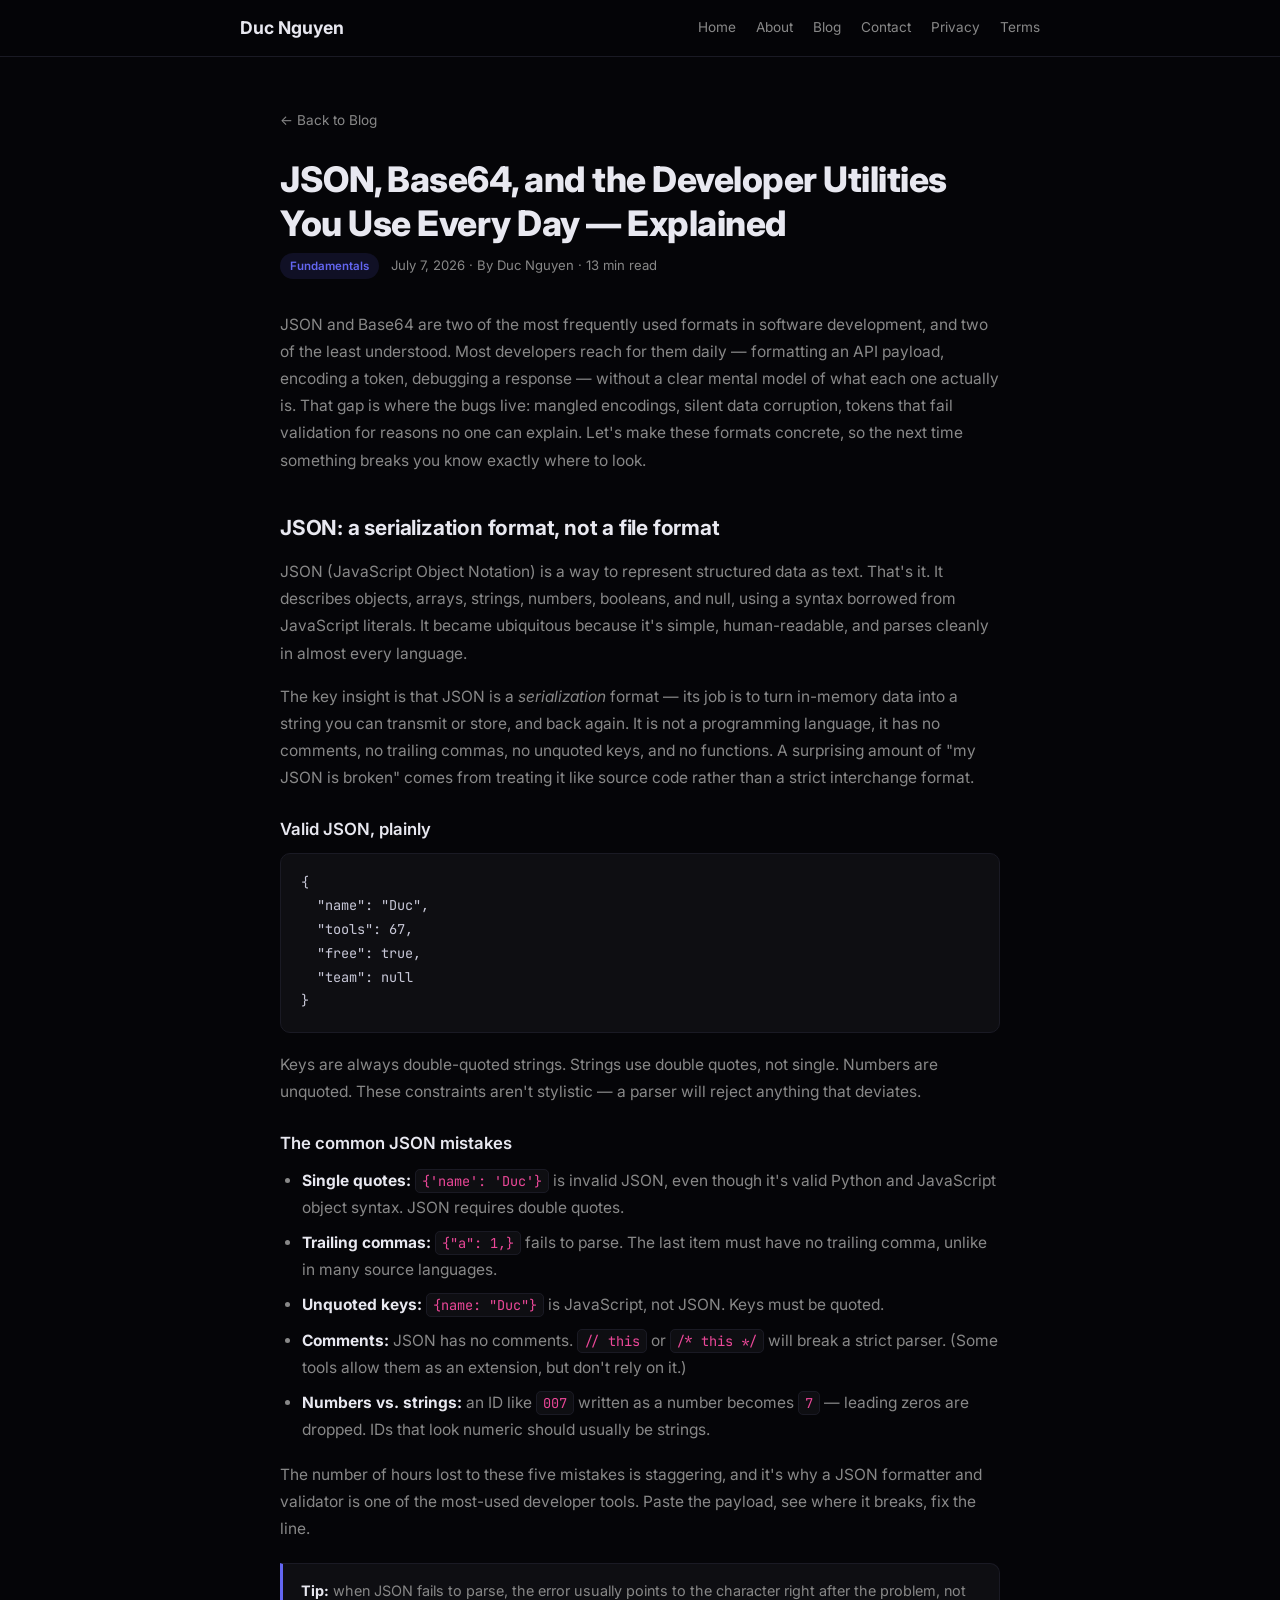
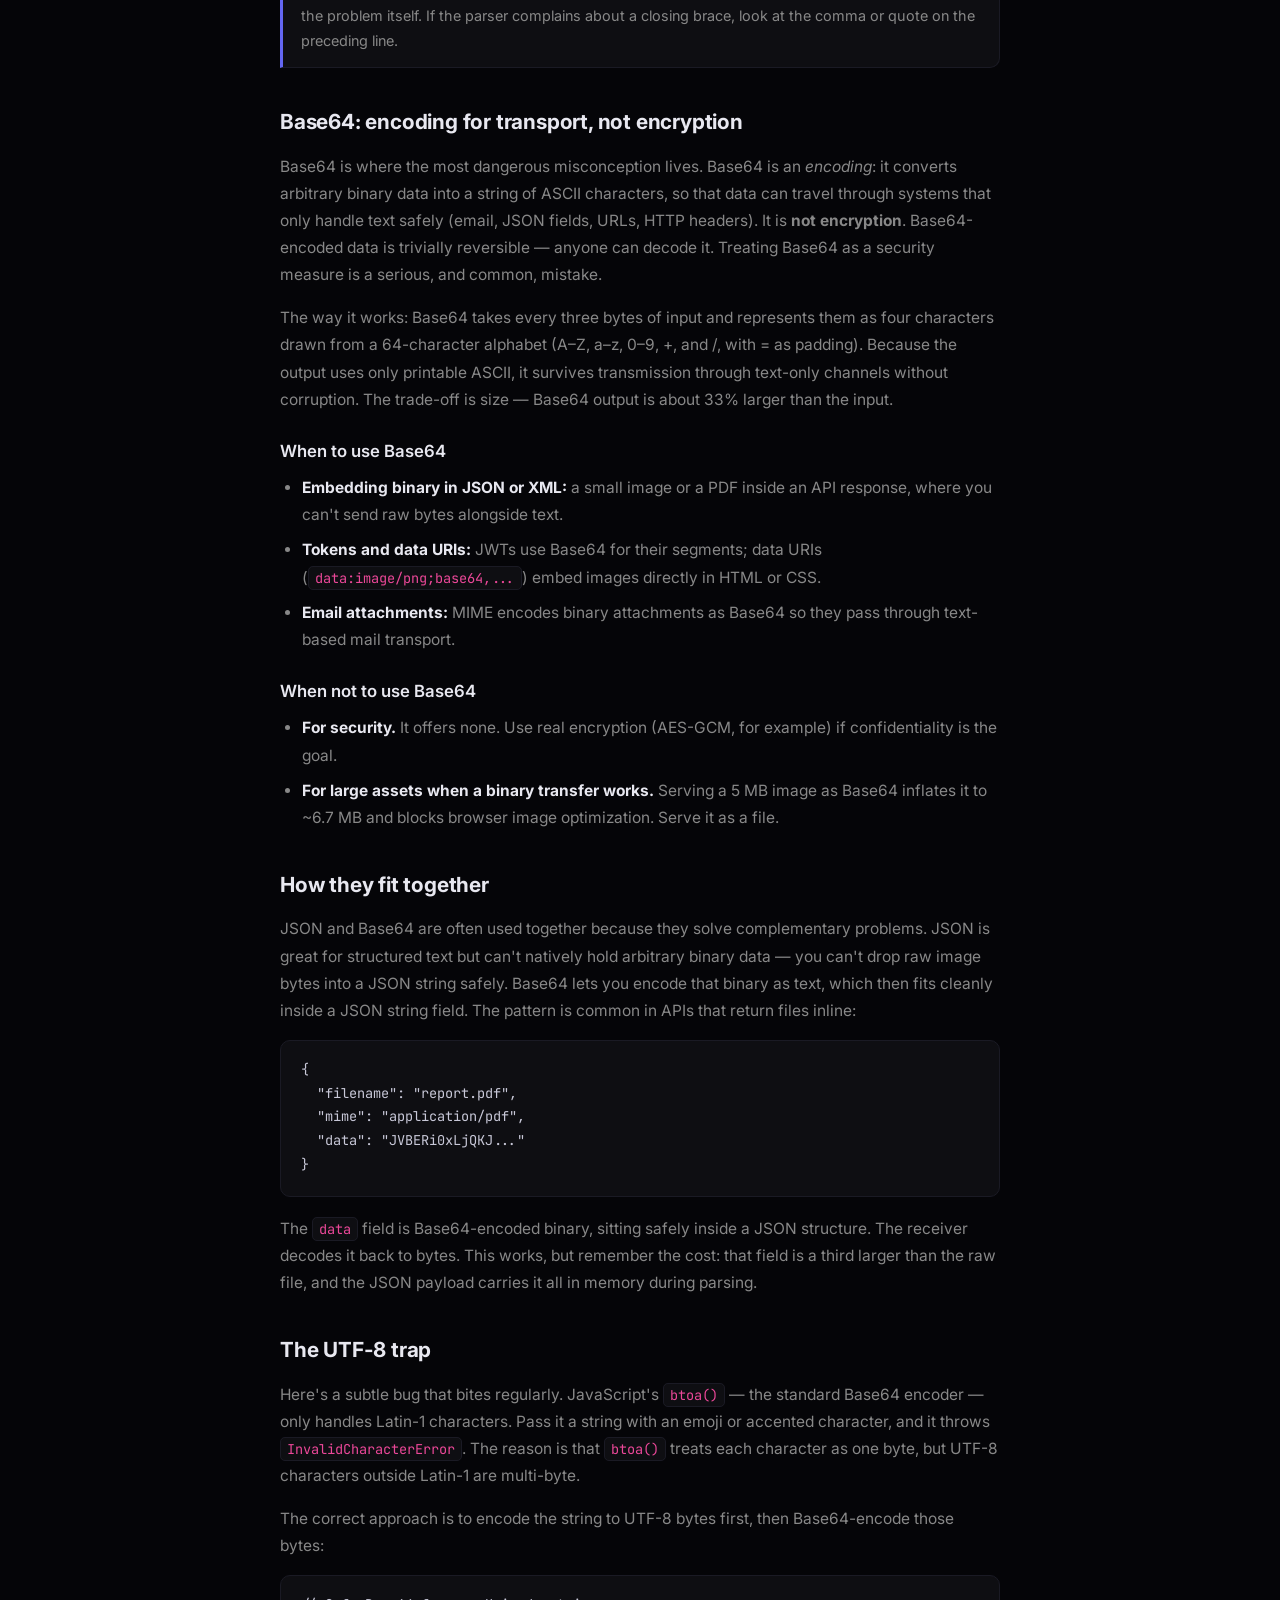
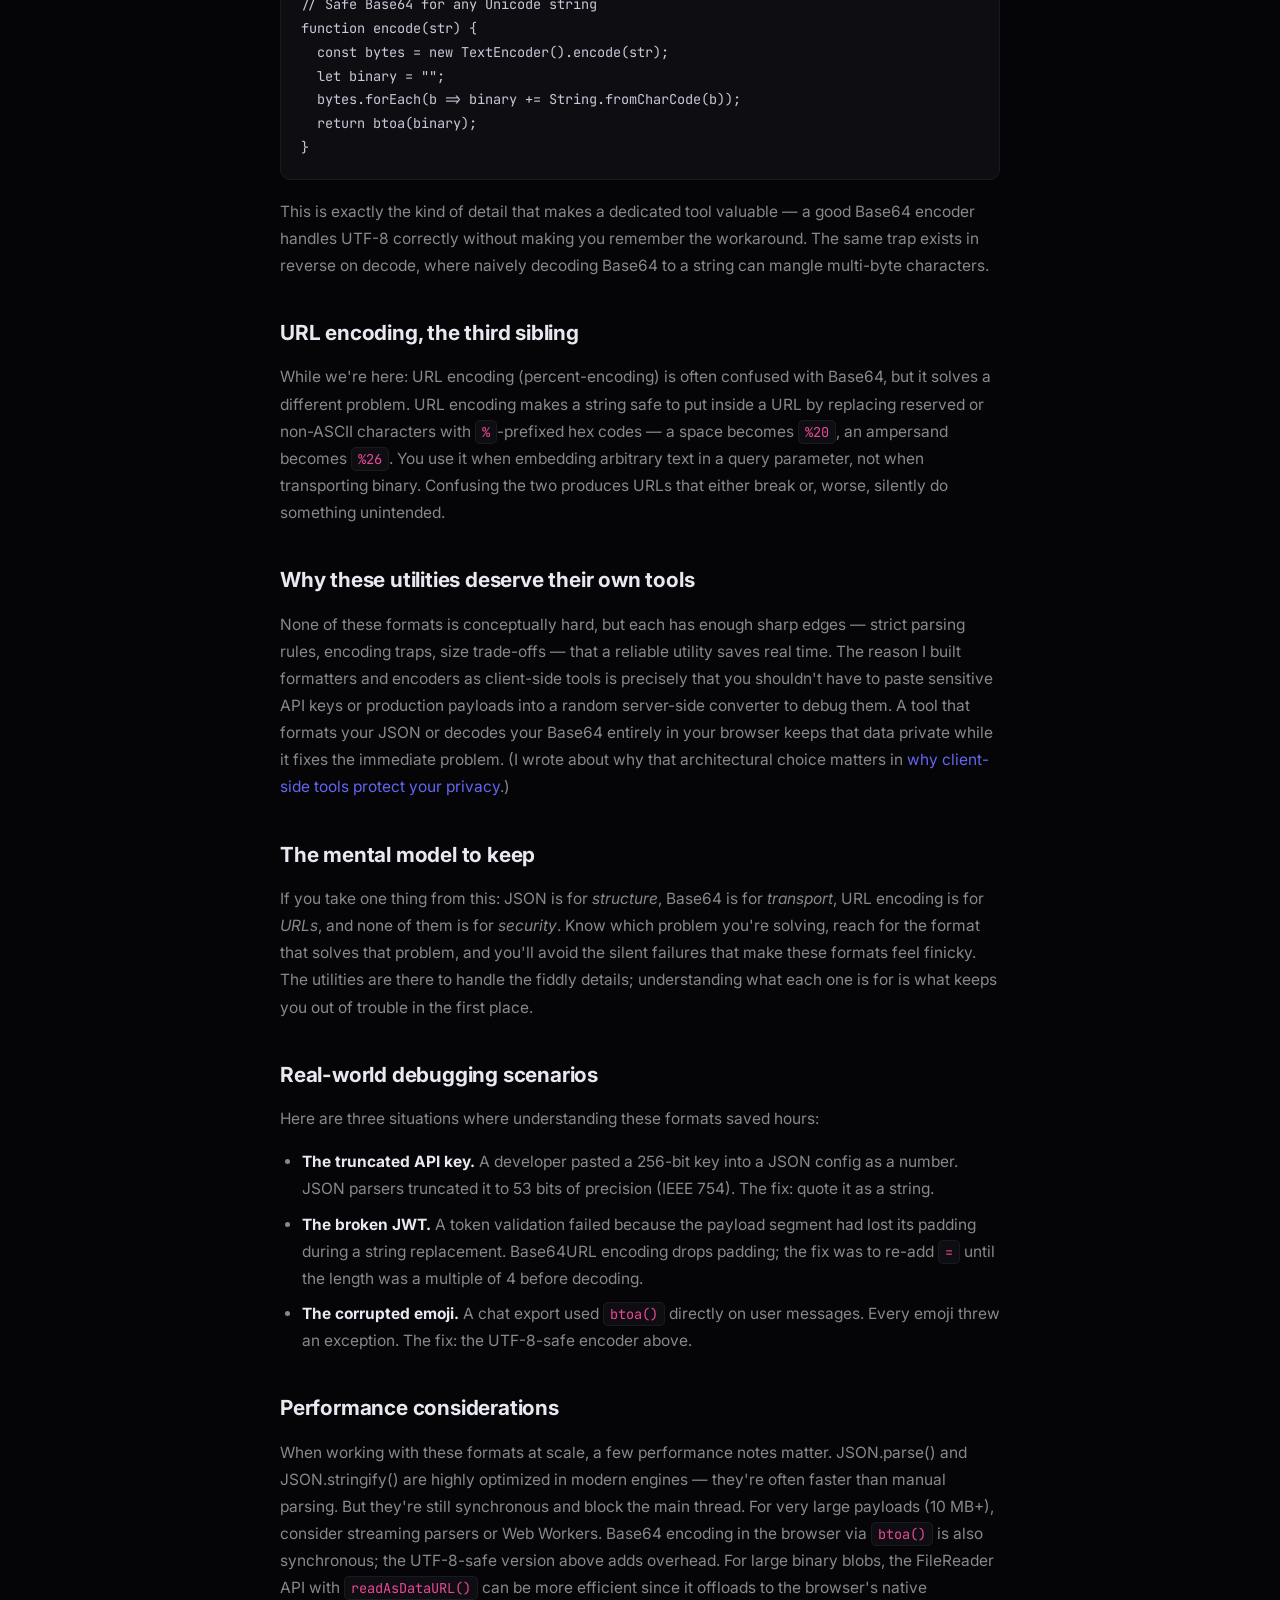
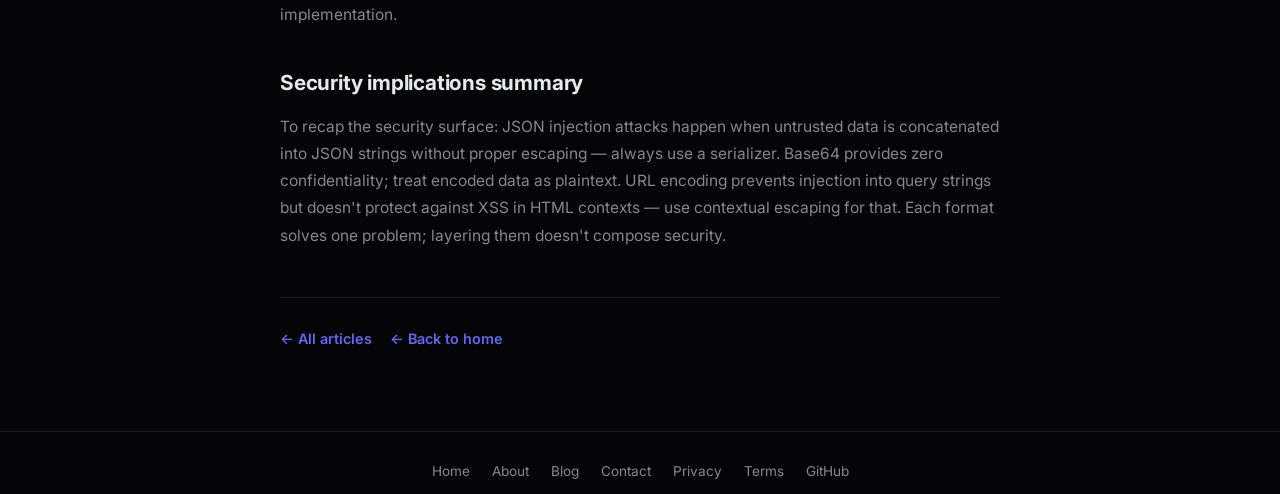
<file: blog/json-base64-developer-utilities-explained.html>
<!DOCTYPE html>
<html lang="en">
<head>
<meta charset="UTF-8">
<script async src="https://www.googletagmanager.com/gtag/js?id=G-7E63EG326X"></script>
<script>
  window.dataLayer = window.dataLayer || [];
  function gtag(){dataLayer.push(arguments);}
  gtag("js", new Date());
  gtag("config", "G-7E63EG326X");
</script>
<meta name="viewport" content="width=device-width, initial-scale=1.0">
<title>JSON, Base64, and the Developer Utilities You Use Every Day — Explained</title>
<meta name="description" content="What JSON and Base64 actually do, when to reach for each, and the common mistakes that quietly corrupt your data. A practical primer for developers.">
<meta name="robots" content="index, follow">
<link rel="canonical" href="https://nguyenminhduc9988.github.io/blog/json-base64-developer-utilities-explained.html">
<meta property="og:title" content="JSON, Base64, and the Developer Utilities You Use Every Day — Explained">
<meta property="og:description" content="What JSON and Base64 actually do, when to use each, and the common mistakes that corrupt your data.">
<meta property="og:type" content="article">
<meta property="og:url" content="https://nguyenminhduc9988.github.io/blog/json-base64-developer-utilities-explained.html">
<meta property="og:site_name" content="Duc Nguyen">
<meta property="og:image" content="https://nguyenminhduc9988.github.io/og-image.png">
<meta property="article:published_time" content="2026-07-07">
<meta property="article:author" content="Duc Nguyen">
<meta name="twitter:card" content="summary_large_image">
<meta name="twitter:title" content="JSON, Base64, and the Developer Utilities You Use Every Day — Explained">
<meta name="twitter:description" content="What JSON and Base64 actually do, when to use each, and the common mistakes.">
<meta name="twitter:image" content="https://nguyenminhduc9988.github.io/og-image.png">
<link rel="icon" href="data:image/svg+xml,%3Csvg xmlns='http://www.w3.org/2000/svg' viewBox='0 0 100 100'%3E%3Cdefs%3E%3ClinearGradient id='g' x1='0' y1='0' x2='1' y2='1'%3E%3Cstop offset='0' stop-color='%236366f1'/%3E%3Cstop offset='1' stop-color='%23ec4899'/%3E%3C/linearGradient%3E%3C/defs%3E%3Crect width='100' height='100' rx='20' fill='%230a0a0f'/%3E%3Ctext x='50' y='70' font-family='Arial' font-size='50' font-weight='bold' text-anchor='middle' fill='url(%23g)'%3ED%3C/text%3E%3C/svg%3E">
<link rel="preconnect" href="https://fonts.googleapis.com">
<link rel="preconnect" href="https://fonts.gstatic.com" crossorigin>
<link href="https://fonts.googleapis.com/css2?family=Inter:wght@400;500;600;700;800&family=JetBrains+Mono:wght@400;600&display=swap" rel="stylesheet">
<link rel="stylesheet" href="/assets/style.css">
<style>
.container{max-width:760px}
.back-link{display:inline-block;font-size:.85rem;color:var(--text-muted);margin-bottom:24px}
.back-link:hover{color:var(--purple)}
article h1{font-size:2rem;font-weight:800;margin-bottom:12px;letter-spacing:-.5px;line-height:1.25}
article h2{font-size:1.3rem;font-weight:700;margin:36px 0 12px;color:var(--text);letter-spacing:-.2px}
article h3{font-size:1.05rem;font-weight:600;margin:24px 0 8px;color:var(--text)}
article p{color:var(--text-muted);font-size:.97rem;margin-bottom:16px}
article ul{margin:0 0 18px 22px}
article li{margin-bottom:8px;color:var(--text-muted);font-size:.97rem}
article li strong{color:var(--text)}
article code{font-family:var(--mono);background:var(--bg-card);border:1px solid var(--border);padding:2px 6px;border-radius:5px;font-size:.85rem;color:var(--pink)}
article pre{background:var(--bg-card);border:1px solid var(--border);border-radius:var(--radius);padding:18px 20px;overflow-x:auto;margin:0 0 18px}
article pre code{background:none;border:none;padding:0;color:#c8c8d8;font-size:.85rem;line-height:1.6}
.post-meta{display:flex;align-items:center;gap:12px;margin-bottom:32px;font-size:.82rem;color:var(--text-muted)}
.post-tag{background:rgba(99,102,241,.12);color:var(--purple);padding:3px 10px;border-radius:100px;font-size:.72rem;font-weight:600}
.article-footer{margin-top:48px;padding-top:28px;border-top:1px solid var(--border);display:flex;gap:18px;flex-wrap:wrap;align-items:center}
.article-footer a{color:var(--purple);font-weight:600;font-size:.9rem}
.callout{background:var(--bg-card);border-left:3px solid var(--purple);border-radius:0 var(--radius) var(--radius) 0;padding:14px 18px;margin:20px 0;font-size:.9rem;color:var(--text-muted)}
.callout strong{color:var(--text)}
</style>
</head>
<body>
<nav class="nav"><div class="nav-inner">
  <a href="/" class="nav-logo">Duc Nguyen</a>
  <div class="nav-links">
    <a href="/">Home</a>
    <a href="/about.html">About</a>
    <a href="/blog/">Blog</a>
    <a href="/contact.html">Contact</a>
    <a href="/privacy-policy.html">Privacy</a>
    <a href="/terms-of-service.html">Terms</a>
  </div>
</div></nav>

<div class="container">
  <a href="/blog/" class="back-link">← Back to Blog</a>
  <article>
    <h1>JSON, Base64, and the Developer Utilities You Use Every Day — Explained</h1>
    <div class="post-meta"><span class="post-tag">Fundamentals</span><span>July 7, 2026 · By Duc Nguyen · 13 min read</span></div>

    <p>JSON and Base64 are two of the most frequently used formats in software development, and two of the least understood. Most developers reach for them daily — formatting an API payload, encoding a token, debugging a response — without a clear mental model of what each one actually is. That gap is where the bugs live: mangled encodings, silent data corruption, tokens that fail validation for reasons no one can explain. Let's make these formats concrete, so the next time something breaks you know exactly where to look.</p>

    <h2>JSON: a serialization format, not a file format</h2>
    <p>JSON (JavaScript Object Notation) is a way to represent structured data as text. That's it. It describes objects, arrays, strings, numbers, booleans, and null, using a syntax borrowed from JavaScript literals. It became ubiquitous because it's simple, human-readable, and parses cleanly in almost every language.</p>
    <p>The key insight is that JSON is a <em>serialization</em> format — its job is to turn in-memory data into a string you can transmit or store, and back again. It is not a programming language, it has no comments, no trailing commas, no unquoted keys, and no functions. A surprising amount of "my JSON is broken" comes from treating it like source code rather than a strict interchange format.</p>

    <h3>Valid JSON, plainly</h3>
    <pre><code>{
  "name": "Duc",
  "tools": 67,
  "free": true,
  "team": null
}</code></pre>
    <p>Keys are always double-quoted strings. Strings use double quotes, not single. Numbers are unquoted. These constraints aren't stylistic — a parser will reject anything that deviates.</p>

    <h3>The common JSON mistakes</h3>
    <ul>
      <li><strong>Single quotes:</strong> <code>{'name': 'Duc'}</code> is invalid JSON, even though it's valid Python and JavaScript object syntax. JSON requires double quotes.</li>
      <li><strong>Trailing commas:</strong> <code>{"a": 1,}</code> fails to parse. The last item must have no trailing comma, unlike in many source languages.</li>
      <li><strong>Unquoted keys:</strong> <code>{name: "Duc"}</code> is JavaScript, not JSON. Keys must be quoted.</li>
      <li><strong>Comments:</strong> JSON has no comments. <code>// this</code> or <code>/* this */</code> will break a strict parser. (Some tools allow them as an extension, but don't rely on it.)</li>
      <li><strong>Numbers vs. strings:</strong> an ID like <code>007</code> written as a number becomes <code>7</code> — leading zeros are dropped. IDs that look numeric should usually be strings.</li>
    </ul>
    <p>The number of hours lost to these five mistakes is staggering, and it's why a JSON formatter and validator is one of the most-used developer tools. Paste the payload, see where it breaks, fix the line.</p>

    <div class="callout"><strong>Tip:</strong> when JSON fails to parse, the error usually points to the character right after the problem, not the problem itself. If the parser complains about a closing brace, look at the comma or quote on the preceding line.</div>

    <h2>Base64: encoding for transport, not encryption</h2>
    <p>Base64 is where the most dangerous misconception lives. Base64 is an <em>encoding</em>: it converts arbitrary binary data into a string of ASCII characters, so that data can travel through systems that only handle text safely (email, JSON fields, URLs, HTTP headers). It is <strong>not encryption</strong>. Base64-encoded data is trivially reversible — anyone can decode it. Treating Base64 as a security measure is a serious, and common, mistake.</p>
    <p>The way it works: Base64 takes every three bytes of input and represents them as four characters drawn from a 64-character alphabet (A–Z, a–z, 0–9, +, and /, with = as padding). Because the output uses only printable ASCII, it survives transmission through text-only channels without corruption. The trade-off is size — Base64 output is about 33% larger than the input.</p>

    <h3>When to use Base64</h3>
    <ul>
      <li><strong>Embedding binary in JSON or XML:</strong> a small image or a PDF inside an API response, where you can't send raw bytes alongside text.</li>
      <li><strong>Tokens and data URIs:</strong> JWTs use Base64 for their segments; data URIs (<code>data:image/png;base64,...</code>) embed images directly in HTML or CSS.</li>
      <li><strong>Email attachments:</strong> MIME encodes binary attachments as Base64 so they pass through text-based mail transport.</li>
    </ul>

    <h3>When not to use Base64</h3>
    <ul>
      <li><strong>For security.</strong> It offers none. Use real encryption (AES-GCM, for example) if confidentiality is the goal.</li>
      <li><strong>For large assets when a binary transfer works.</strong> Serving a 5 MB image as Base64 inflates it to ~6.7 MB and blocks browser image optimization. Serve it as a file.</li>
    </ul>

    <h2>How they fit together</h2>
    <p>JSON and Base64 are often used together because they solve complementary problems. JSON is great for structured text but can't natively hold arbitrary binary data — you can't drop raw image bytes into a JSON string safely. Base64 lets you encode that binary as text, which then fits cleanly inside a JSON string field. The pattern is common in APIs that return files inline:</p>
    <pre><code>{
  "filename": "report.pdf",
  "mime": "application/pdf",
  "data": "JVBERi0xLjQKJ..."
}</code></pre>
    <p>The <code>data</code> field is Base64-encoded binary, sitting safely inside a JSON structure. The receiver decodes it back to bytes. This works, but remember the cost: that field is a third larger than the raw file, and the JSON payload carries it all in memory during parsing.</p>

    <h2>The UTF-8 trap</h2>
    <p>Here's a subtle bug that bites regularly. JavaScript's <code>btoa()</code> — the standard Base64 encoder — only handles Latin-1 characters. Pass it a string with an emoji or accented character, and it throws <code>InvalidCharacterError</code>. The reason is that <code>btoa()</code> treats each character as one byte, but UTF-8 characters outside Latin-1 are multi-byte.</p>
    <p>The correct approach is to encode the string to UTF-8 bytes first, then Base64-encode those bytes:</p>
    <pre><code>// Safe Base64 for any Unicode string
function encode(str) {
  const bytes = new TextEncoder().encode(str);
  let binary = "";
  bytes.forEach(b => binary += String.fromCharCode(b));
  return btoa(binary);
}</code></pre>
    <p>This is exactly the kind of detail that makes a dedicated tool valuable — a good Base64 encoder handles UTF-8 correctly without making you remember the workaround. The same trap exists in reverse on decode, where naively decoding Base64 to a string can mangle multi-byte characters.</p>

    <h2>URL encoding, the third sibling</h2>
    <p>While we're here: URL encoding (percent-encoding) is often confused with Base64, but it solves a different problem. URL encoding makes a string safe to put inside a URL by replacing reserved or non-ASCII characters with <code>%</code>-prefixed hex codes — a space becomes <code>%20</code>, an ampersand becomes <code>%26</code>. You use it when embedding arbitrary text in a query parameter, not when transporting binary. Confusing the two produces URLs that either break or, worse, silently do something unintended.</p>

    <h2>Why these utilities deserve their own tools</h2>
    <p>None of these formats is conceptually hard, but each has enough sharp edges — strict parsing rules, encoding traps, size trade-offs — that a reliable utility saves real time. The reason I built formatters and encoders as client-side tools is precisely that you shouldn't have to paste sensitive API keys or production payloads into a random server-side converter to debug them. A tool that formats your JSON or decodes your Base64 entirely in your browser keeps that data private while it fixes the immediate problem. (I wrote about why that architectural choice matters in <a href="/blog/why-client-side-tools-protect-your-privacy.html">why client-side tools protect your privacy</a>.)</p>

    <h2>The mental model to keep</h2>
    <p>If you take one thing from this: JSON is for <em>structure</em>, Base64 is for <em>transport</em>, URL encoding is for <em>URLs</em>, and none of them is for <em>security</em>. Know which problem you're solving, reach for the format that solves that problem, and you'll avoid the silent failures that make these formats feel finicky. The utilities are there to handle the fiddly details; understanding what each one is for is what keeps you out of trouble in the first place.</p>

    <h2>Real-world debugging scenarios</h2>
    <p>Here are three situations where understanding these formats saved hours:</p>
    <ul>
      <li><strong>The truncated API key.</strong> A developer pasted a 256-bit key into a JSON config as a number. JSON parsers truncated it to 53 bits of precision (IEEE 754). The fix: quote it as a string.</li>
      <li><strong>The broken JWT.</strong> A token validation failed because the payload segment had lost its padding during a string replacement. Base64URL encoding drops padding; the fix was to re-add <code>=</code> until the length was a multiple of 4 before decoding.</li>
      <li><strong>The corrupted emoji.</strong> A chat export used <code>btoa()</code> directly on user messages. Every emoji threw an exception. The fix: the UTF-8-safe encoder above.</li>
    </ul>

    
    <h2>Performance considerations</h2>
    <p>When working with these formats at scale, a few performance notes matter. JSON.parse() and JSON.stringify() are highly optimized in modern engines — they're often faster than manual parsing. But they're still synchronous and block the main thread. For very large payloads (10 MB+), consider streaming parsers or Web Workers. Base64 encoding in the browser via <code>btoa()</code> is also synchronous; the UTF-8-safe version above adds overhead. For large binary blobs, the FileReader API with <code>readAsDataURL()</code> can be more efficient since it offloads to the browser's native implementation.</p>

    <h2>Security implications summary</h2>
    <p>To recap the security surface: JSON injection attacks happen when untrusted data is concatenated into JSON strings without proper escaping — always use a serializer. Base64 provides zero confidentiality; treat encoded data as plaintext. URL encoding prevents injection into query strings but doesn't protect against XSS in HTML contexts — use contextual escaping for that. Each format solves one problem; layering them doesn't compose security.</p>

    <div class="article-footer">
      <a href="/blog/">← All articles</a>
      <a href="/">← Back to home</a>
    </div>
  </article>
</div>

<div class="footer">
  <a href="/">Home</a>
  <a href="/about.html">About</a>
  <a href="/blog/">Blog</a>
  <a href="/contact.html">Contact</a>
  <a href="/privacy-policy.html">Privacy</a>
  <a href="/terms-of-service.html">Terms</a>
  <a href="https://github.com/nguyenminhduc9988" target="_blank" rel="noopener">GitHub</a>
</div>

</body>
</html>
</file>
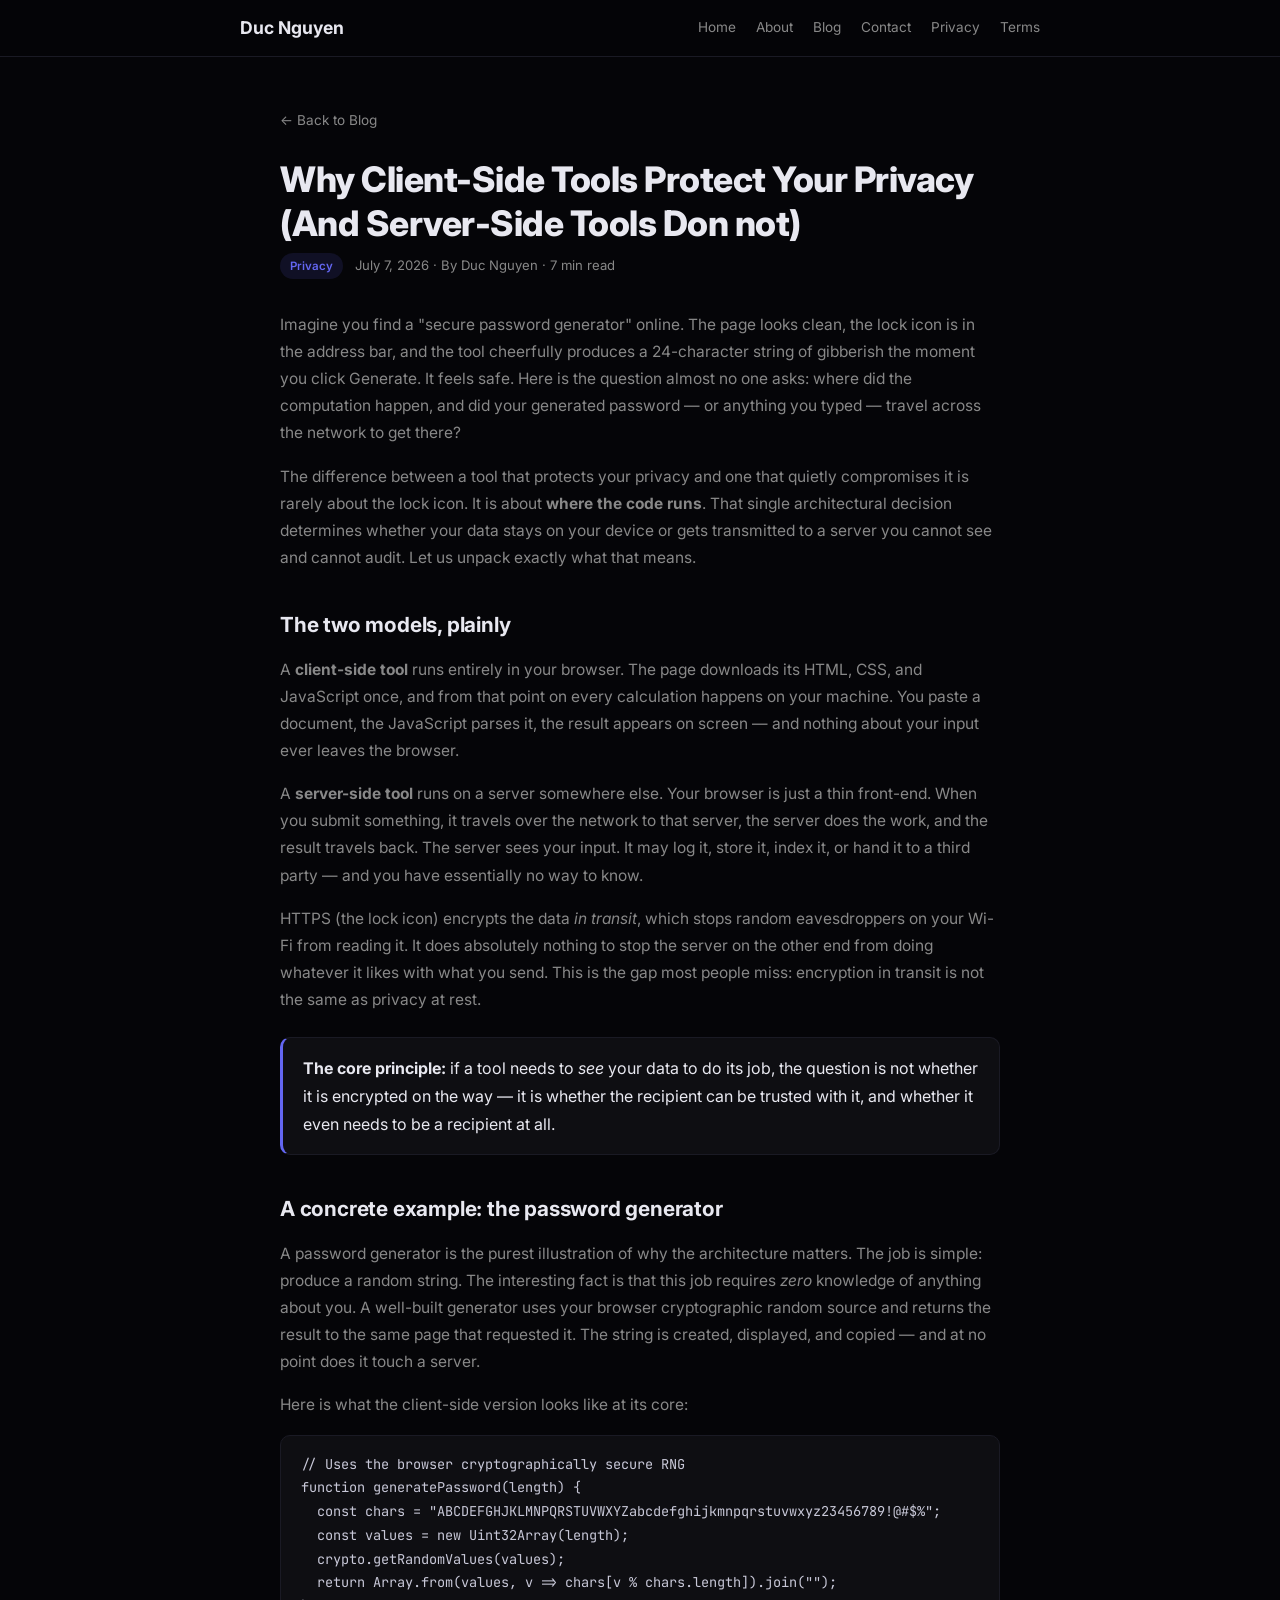
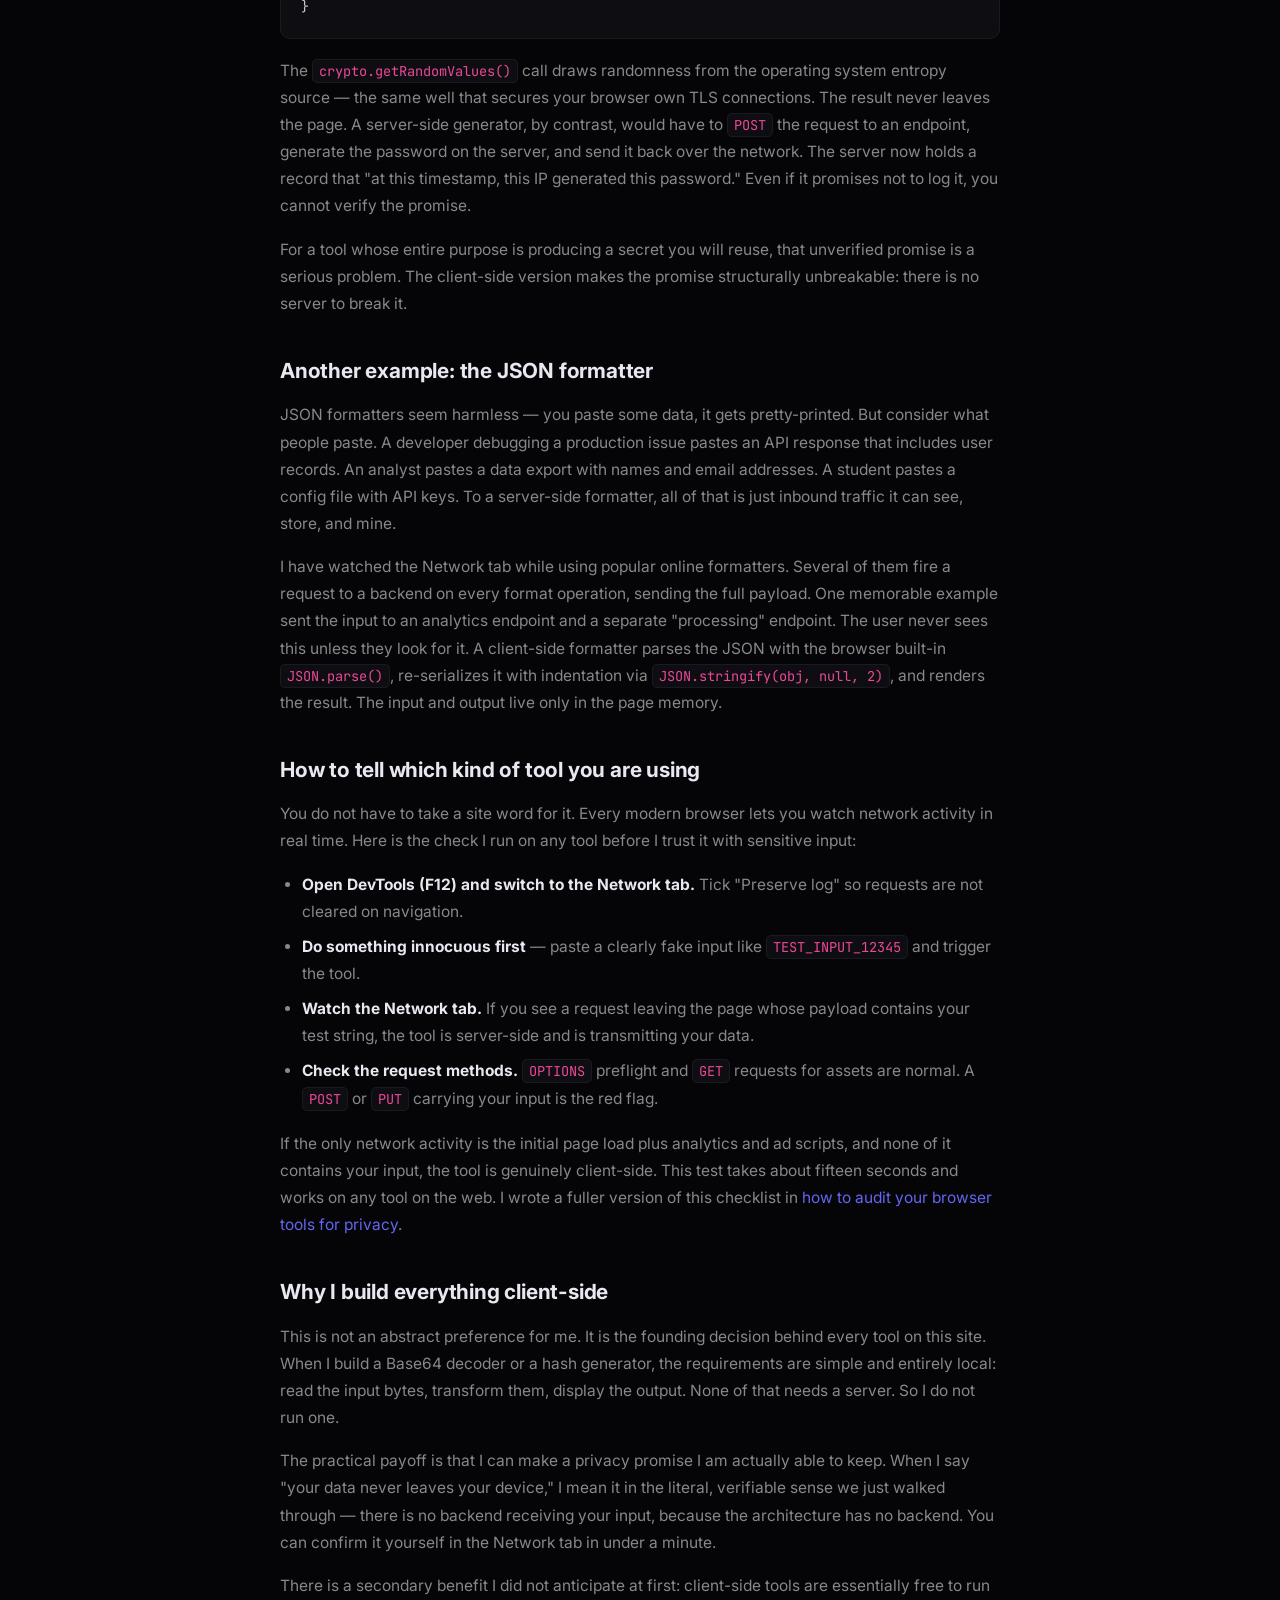
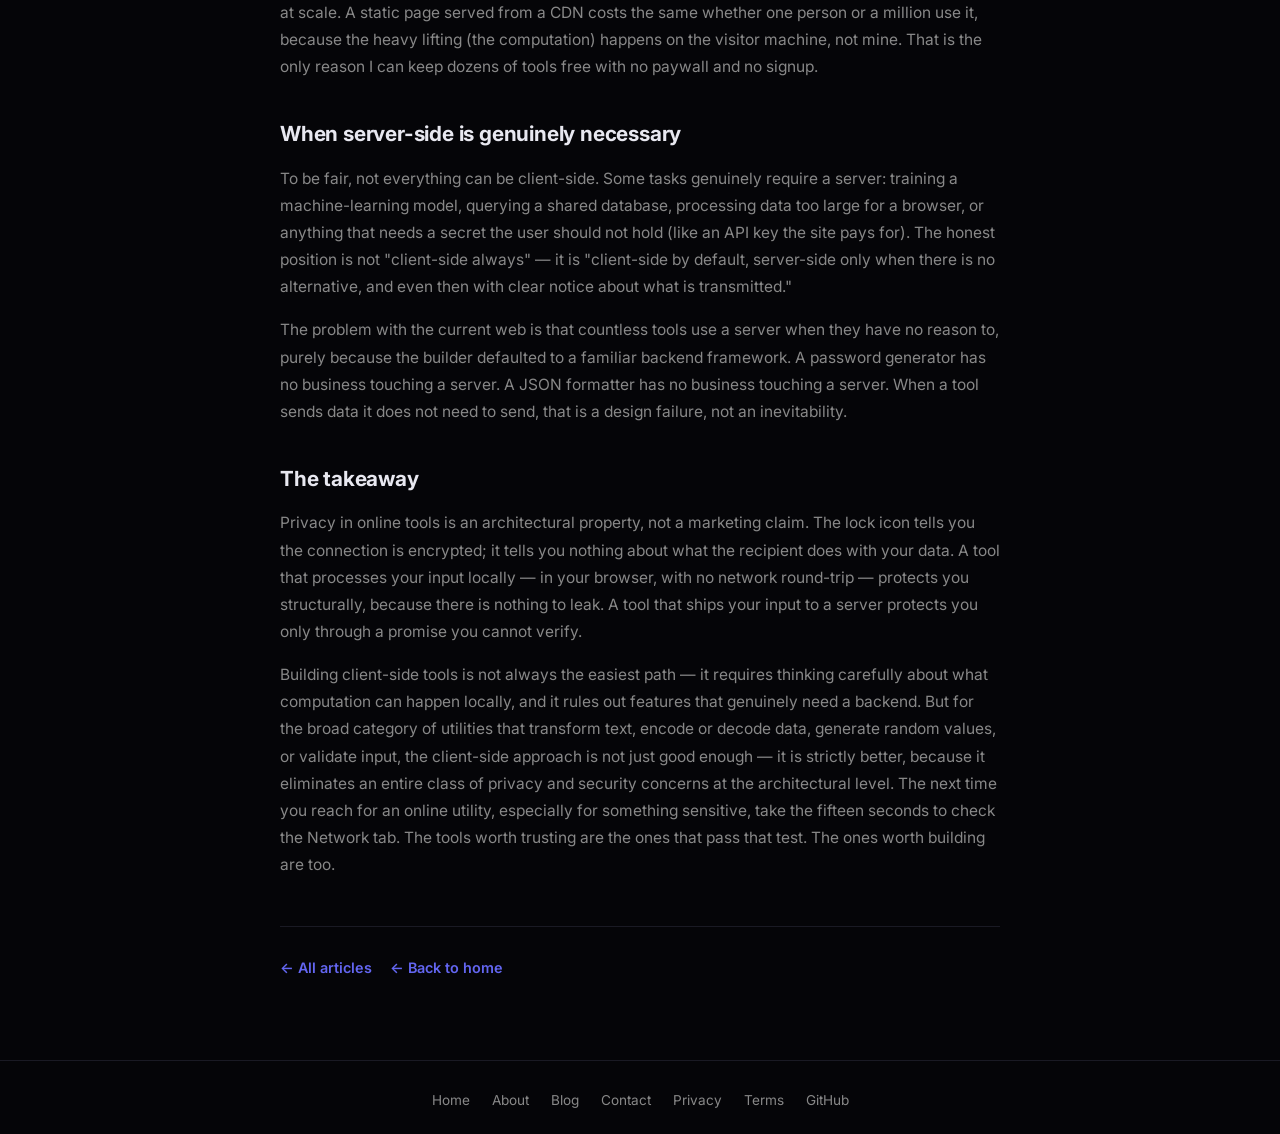
<file: blog/why-client-side-tools-protect-your-privacy.html>
<!DOCTYPE html>
<html lang="en">
<head>
<meta charset="UTF-8">
<script async src="https://www.googletagmanager.com/gtag/js?id=G-7E63EG326X"></script>
<script>
  window.dataLayer = window.dataLayer || [];
  function gtag(){dataLayer.push(arguments);}
  gtag("js", new Date());
  gtag("config", "G-7E63EG326X");
</script>
<meta name="viewport" content="width=device-width, initial-scale=1.0">
<title>Why Client-Side Tools Protect Your Privacy (And Server-Side Tools Don not)</title>
<meta name="description" content="A concrete explanation of how client-side browser tools keep your data on-device, why server-side tools put it at risk, and how to tell the difference.">
<meta name="robots" content="index, follow">
<link rel="canonical" href="https://nguyenminhduc9988.github.io/blog/why-client-side-tools-protect-your-privacy.html">
<meta property="og:title" content="Why Client-Side Tools Protect Your Privacy (And Server-Side Tools Don not)">
<meta property="og:description" content="How client-side tools keep data on-device vs server-side tools that transmit it.">
<meta property="og:type" content="article">
<meta property="og:url" content="https://nguyenminhduc9988.github.io/blog/why-client-side-tools-protect-your-privacy.html">
<meta property="og:site_name" content="Duc Nguyen">
<meta property="og:image" content="https://nguyenminhduc9988.github.io/og-image.png">
<meta property="article:published_time" content="2026-07-07">
<meta property="article:author" content="Duc Nguyen">
<meta name="twitter:card" content="summary_large_image">
<meta name="twitter:title" content="Why Client-Side Tools Protect Your Privacy (And Server-Side Tools Don not)">
<meta name="twitter:description" content="How client-side tools keep data on-device vs server-side tools that transmit it.">
<meta name="twitter:image" content="https://nguyenminhduc9988.github.io/og-image.png">
<link rel="icon" href="data:image/svg+xml,%3Csvg xmlns='http://www.w3.org/2000/svg' viewBox='0 0 100 100'%3E%3Cdefs%3E%3ClinearGradient id='g' x1='0' y1='0' x2='1' y2='1'%3E%3Cstop offset='0' stop-color='%236366f1'/%3E%3Cstop offset='1' stop-color='%23ec4899'/%3E%3C/linearGradient%3E%3C/defs%3E%3Crect width='100' height='100' rx='20' fill='%230a0a0f'/%3E%3Ctext x='50' y='70' font-family='Arial' font-size='50' font-weight='bold' text-anchor='middle' fill='url(%23g)'%3ED%3C/text%3E%3C/svg%3E">
<link rel="preconnect" href="https://fonts.googleapis.com">
<link rel="preconnect" href="https://fonts.gstatic.com" crossorigin>
<link href="https://fonts.googleapis.com/css2?family=Inter:wght@400;500;600;700;800&family=JetBrains+Mono:wght@400;600&display=swap" rel="stylesheet">
<link rel="stylesheet" href="/assets/style.css">
<style>
.container{max-width:760px}
.back-link{display:inline-block;font-size:.85rem;color:var(--text-muted);margin-bottom:24px}
.back-link:hover{color:var(--purple)}
article h1{font-size:2rem;font-weight:800;margin-bottom:12px;letter-spacing:-.5px;line-height:1.25}
article h2{font-size:1.3rem;font-weight:700;margin:36px 0 12px;color:var(--text);letter-spacing:-.2px}
article h3{font-size:1.05rem;font-weight:600;margin:24px 0 8px;color:var(--text)}
article p{color:var(--text-muted);font-size:.97rem;margin-bottom:16px}
article ul{margin:0 0 18px 22px}
article li{margin-bottom:8px;color:var(--text-muted);font-size:.97rem}
article li strong{color:var(--text)}
article code{font-family:var(--mono);background:var(--bg-card);border:1px solid var(--border);padding:2px 6px;border-radius:5px;font-size:.85rem;color:var(--pink)}
article pre{background:var(--bg-card);border:1px solid var(--border);border-radius:var(--radius);padding:18px 20px;overflow-x:auto;margin:0 0 18px}
article pre code{background:none;border:none;padding:0;color:#c8c8d8;font-size:.85rem;line-height:1.6}
.post-meta{display:flex;align-items:center;gap:12px;margin-bottom:32px;font-size:.82rem;color:var(--text-muted)}
.post-tag{background:rgba(99,102,241,.12);color:var(--purple);padding:3px 10px;border-radius:100px;font-size:.72rem;font-weight:600}
.article-footer{margin-top:48px;padding-top:28px;border-top:1px solid var(--border);display:flex;gap:18px;flex-wrap:wrap;align-items:center}
.article-footer a{color:var(--purple);font-weight:600;font-size:.9rem}
</style>
</head>
<body>
<nav class="nav"><div class="nav-inner">
  <a href="/" class="nav-logo">Duc Nguyen</a>
  <div class="nav-links">
    <a href="/">Home</a>
    <a href="/about.html">About</a>
    <a href="/blog/">Blog</a>
    <a href="/contact.html">Contact</a>
    <a href="/privacy-policy.html">Privacy</a>
    <a href="/terms-of-service.html">Terms</a>
  </div>
</div></nav>

<div class="container">
  <a href="/blog/" class="back-link">← Back to Blog</a>
  <article>
    <h1>Why Client-Side Tools Protect Your Privacy (And Server-Side Tools Don not)</h1>
    <div class="post-meta"><span class="post-tag">Privacy</span><span>July 7, 2026 · By Duc Nguyen · 7 min read</span></div>

    <p>Imagine you find a "secure password generator" online. The page looks clean, the lock icon is in the address bar, and the tool cheerfully produces a 24-character string of gibberish the moment you click Generate. It feels safe. Here is the question almost no one asks: where did the computation happen, and did your generated password — or anything you typed — travel across the network to get there?</p>

    <p>The difference between a tool that protects your privacy and one that quietly compromises it is rarely about the lock icon. It is about <strong>where the code runs</strong>. That single architectural decision determines whether your data stays on your device or gets transmitted to a server you cannot see and cannot audit. Let us unpack exactly what that means.</p>

    <h2>The two models, plainly</h2>
    <p>A <strong>client-side tool</strong> runs entirely in your browser. The page downloads its HTML, CSS, and JavaScript once, and from that point on every calculation happens on your machine. You paste a document, the JavaScript parses it, the result appears on screen — and nothing about your input ever leaves the browser.</p>
    <p>A <strong>server-side tool</strong> runs on a server somewhere else. Your browser is just a thin front-end. When you submit something, it travels over the network to that server, the server does the work, and the result travels back. The server sees your input. It may log it, store it, index it, or hand it to a third party — and you have essentially no way to know.</p>
    <p>HTTPS (the lock icon) encrypts the data <em>in transit</em>, which stops random eavesdroppers on your Wi-Fi from reading it. It does absolutely nothing to stop the server on the other end from doing whatever it likes with what you send. This is the gap most people miss: encryption in transit is not the same as privacy at rest.</p>

    <div class="callout"><strong>The core principle:</strong> if a tool needs to <em>see</em> your data to do its job, the question is not whether it is encrypted on the way — it is whether the recipient can be trusted with it, and whether it even needs to be a recipient at all.</div>

    <h2>A concrete example: the password generator</h2>
    <p>A password generator is the purest illustration of why the architecture matters. The job is simple: produce a random string. The interesting fact is that this job requires <em>zero</em> knowledge of anything about you. A well-built generator uses your browser cryptographic random source and returns the result to the same page that requested it. The string is created, displayed, and copied — and at no point does it touch a server.</p>
    <p>Here is what the client-side version looks like at its core:</p>
    <pre><code>// Uses the browser cryptographically secure RNG
function generatePassword(length) {
  const chars = "ABCDEFGHJKLMNPQRSTUVWXYZabcdefghijkmnpqrstuvwxyz23456789!@#$%";
  const values = new Uint32Array(length);
  crypto.getRandomValues(values);
  return Array.from(values, v => chars[v % chars.length]).join("");
}</code></pre>
    <p>The <code>crypto.getRandomValues()</code> call draws randomness from the operating system entropy source — the same well that secures your browser own TLS connections. The result never leaves the page. A server-side generator, by contrast, would have to <code>POST</code> the request to an endpoint, generate the password on the server, and send it back over the network. The server now holds a record that "at this timestamp, this IP generated this password." Even if it promises not to log it, you cannot verify the promise.</p>
    <p>For a tool whose entire purpose is producing a secret you will reuse, that unverified promise is a serious problem. The client-side version makes the promise structurally unbreakable: there is no server to break it.</p>

    <h2>Another example: the JSON formatter</h2>
    <p>JSON formatters seem harmless — you paste some data, it gets pretty-printed. But consider what people paste. A developer debugging a production issue pastes an API response that includes user records. An analyst pastes a data export with names and email addresses. A student pastes a config file with API keys. To a server-side formatter, all of that is just inbound traffic it can see, store, and mine.</p>
    <p>I have watched the Network tab while using popular online formatters. Several of them fire a request to a backend on every format operation, sending the full payload. One memorable example sent the input to an analytics endpoint and a separate "processing" endpoint. The user never sees this unless they look for it. A client-side formatter parses the JSON with the browser built-in <code>JSON.parse()</code>, re-serializes it with indentation via <code>JSON.stringify(obj, null, 2)</code>, and renders the result. The input and output live only in the page memory.</p>

    <h2>How to tell which kind of tool you are using</h2>
    <p>You do not have to take a site word for it. Every modern browser lets you watch network activity in real time. Here is the check I run on any tool before I trust it with sensitive input:</p>
    <ul>
      <li><strong>Open DevTools (F12) and switch to the Network tab.</strong> Tick "Preserve log" so requests are not cleared on navigation.</li>
      <li><strong>Do something innocuous first</strong> — paste a clearly fake input like <code>TEST_INPUT_12345</code> and trigger the tool.</li>
      <li><strong>Watch the Network tab.</strong> If you see a request leaving the page whose payload contains your test string, the tool is server-side and is transmitting your data.</li>
      <li><strong>Check the request methods.</strong> <code>OPTIONS</code> preflight and <code>GET</code> requests for assets are normal. A <code>POST</code> or <code>PUT</code> carrying your input is the red flag.</li>
    </ul>
    <p>If the only network activity is the initial page load plus analytics and ad scripts, and none of it contains your input, the tool is genuinely client-side. This test takes about fifteen seconds and works on any tool on the web. I wrote a fuller version of this checklist in <a href="/blog/audit-browser-tools-privacy-security.html">how to audit your browser tools for privacy</a>.</p>

    <h2>Why I build everything client-side</h2>
    <p>This is not an abstract preference for me. It is the founding decision behind every tool on this site. When I build a Base64 decoder or a hash generator, the requirements are simple and entirely local: read the input bytes, transform them, display the output. None of that needs a server. So I do not run one.</p>
    <p>The practical payoff is that I can make a privacy promise I am actually able to keep. When I say "your data never leaves your device," I mean it in the literal, verifiable sense we just walked through — there is no backend receiving your input, because the architecture has no backend. You can confirm it yourself in the Network tab in under a minute.</p>
    <p>There is a secondary benefit I did not anticipate at first: client-side tools are essentially free to run at scale. A static page served from a CDN costs the same whether one person or a million use it, because the heavy lifting (the computation) happens on the visitor machine, not mine. That is the only reason I can keep dozens of tools free with no paywall and no signup.</p>

    <h2>When server-side is genuinely necessary</h2>
    <p>To be fair, not everything can be client-side. Some tasks genuinely require a server: training a machine-learning model, querying a shared database, processing data too large for a browser, or anything that needs a secret the user should not hold (like an API key the site pays for). The honest position is not "client-side always" — it is "client-side by default, server-side only when there is no alternative, and even then with clear notice about what is transmitted."</p>
    <p>The problem with the current web is that countless tools use a server when they have no reason to, purely because the builder defaulted to a familiar backend framework. A password generator has no business touching a server. A JSON formatter has no business touching a server. When a tool sends data it does not need to send, that is a design failure, not an inevitability.</p>

    <h2>The takeaway</h2>
    <p>Privacy in online tools is an architectural property, not a marketing claim. The lock icon tells you the connection is encrypted; it tells you nothing about what the recipient does with your data. A tool that processes your input locally — in your browser, with no network round-trip — protects you structurally, because there is nothing to leak. A tool that ships your input to a server protects you only through a promise you cannot verify.</p>
    <p>Building client-side tools is not always the easiest path — it requires thinking carefully about what computation can happen locally, and it rules out features that genuinely need a backend. But for the broad category of utilities that transform text, encode or decode data, generate random values, or validate input, the client-side approach is not just good enough — it is strictly better, because it eliminates an entire class of privacy and security concerns at the architectural level. The next time you reach for an online utility, especially for something sensitive, take the fifteen seconds to check the Network tab. The tools worth trusting are the ones that pass that test. The ones worth building are too.</p>

    <div class="article-footer">
      <a href="/blog/">← All articles</a>
      <a href="/">← Back to home</a>
    </div>
  </article>
</div>

<div class="footer">
  <a href="/">Home</a>
  <a href="/about.html">About</a>
  <a href="/blog/">Blog</a>
  <a href="/contact.html">Contact</a>
  <a href="/privacy-policy.html">Privacy</a>
  <a href="/terms-of-service.html">Terms</a>
  <a href="https://github.com/nguyenminhduc9988" target="_blank" rel="noopener">GitHub</a>
</div>

</body>
</html>
</file>
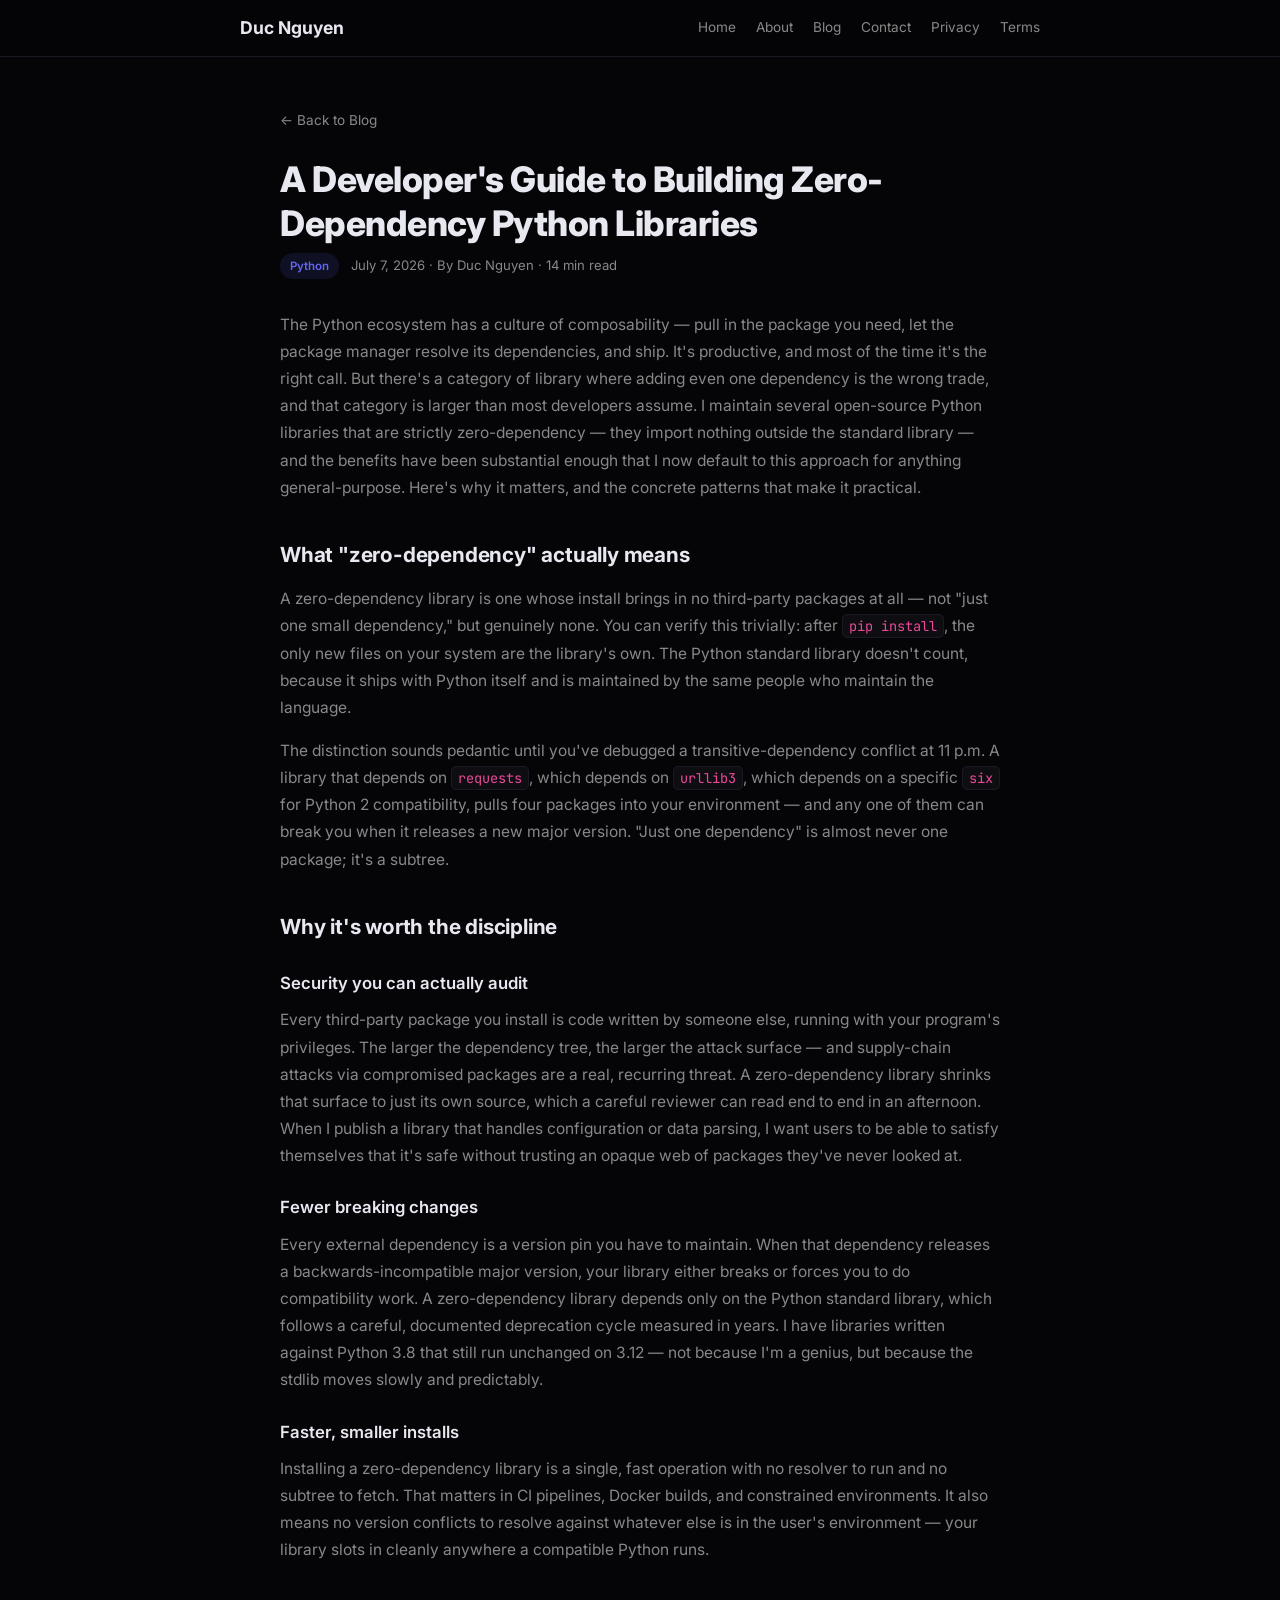
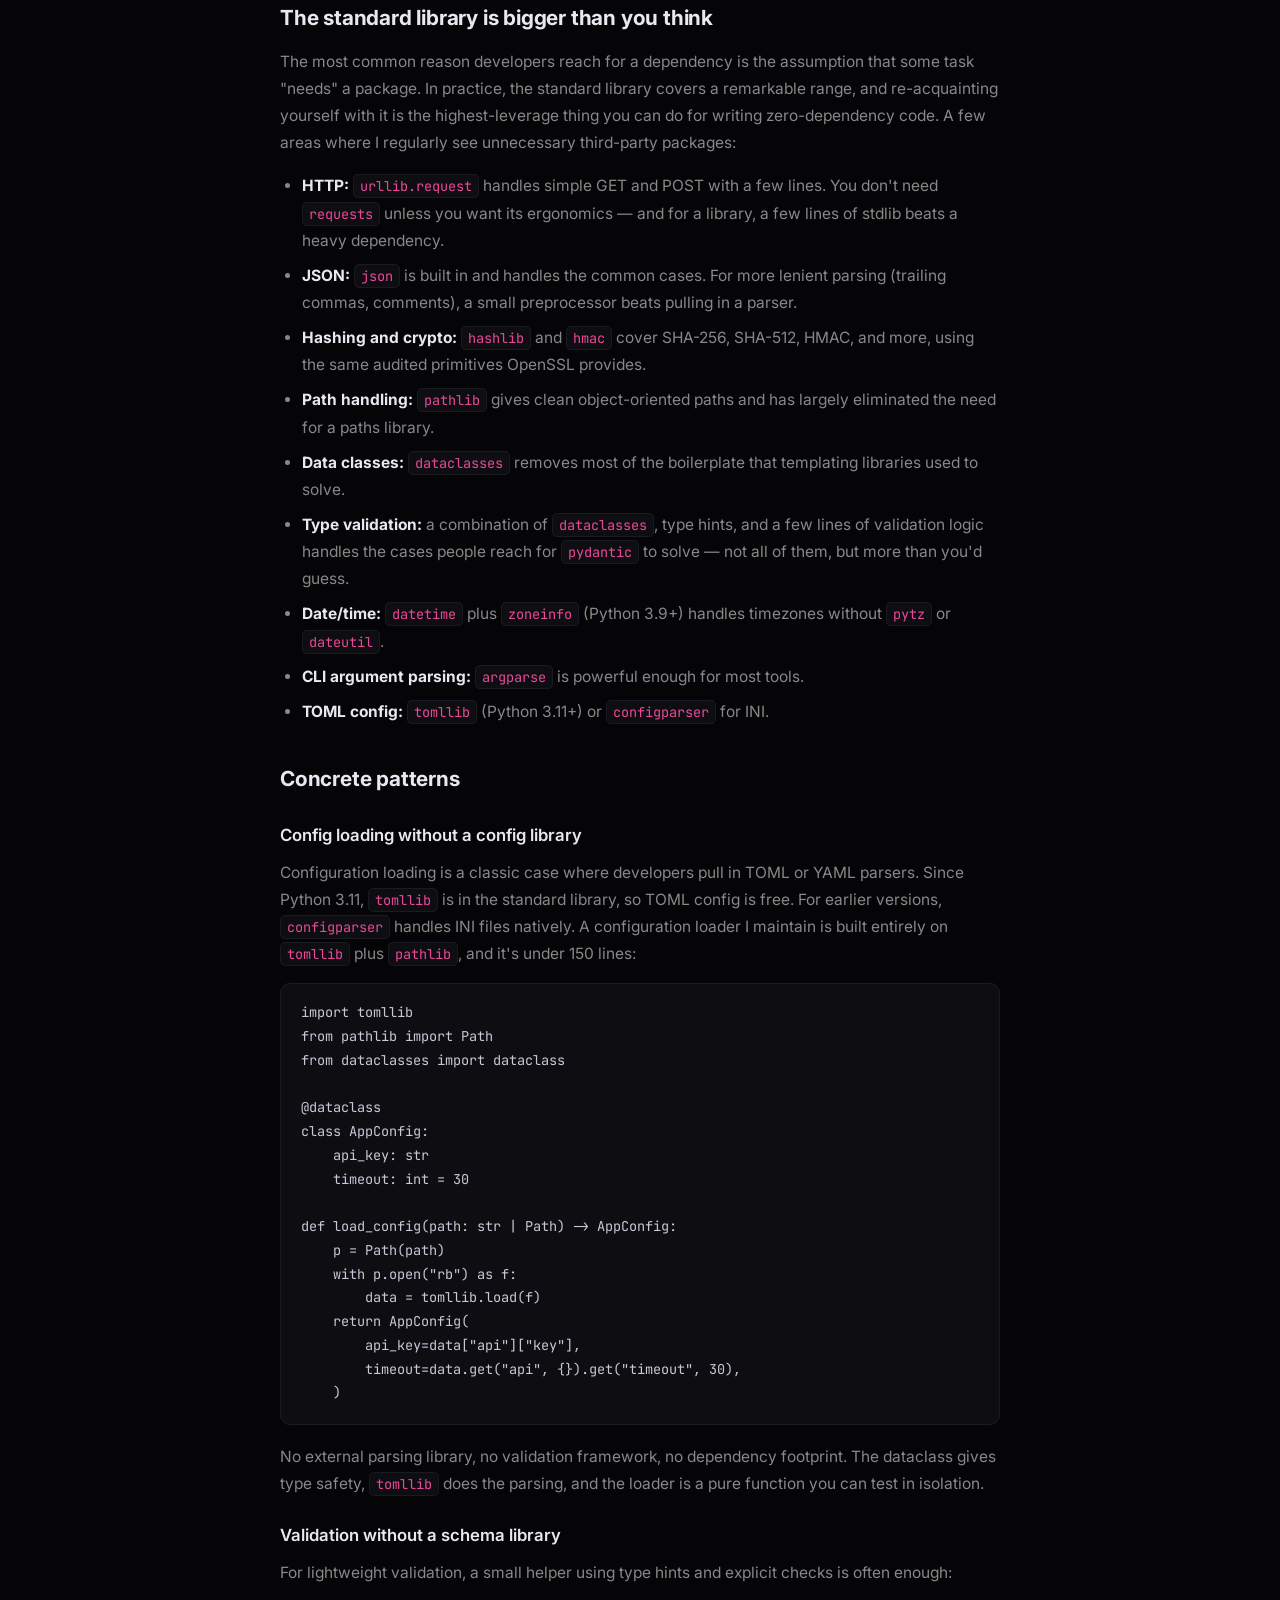
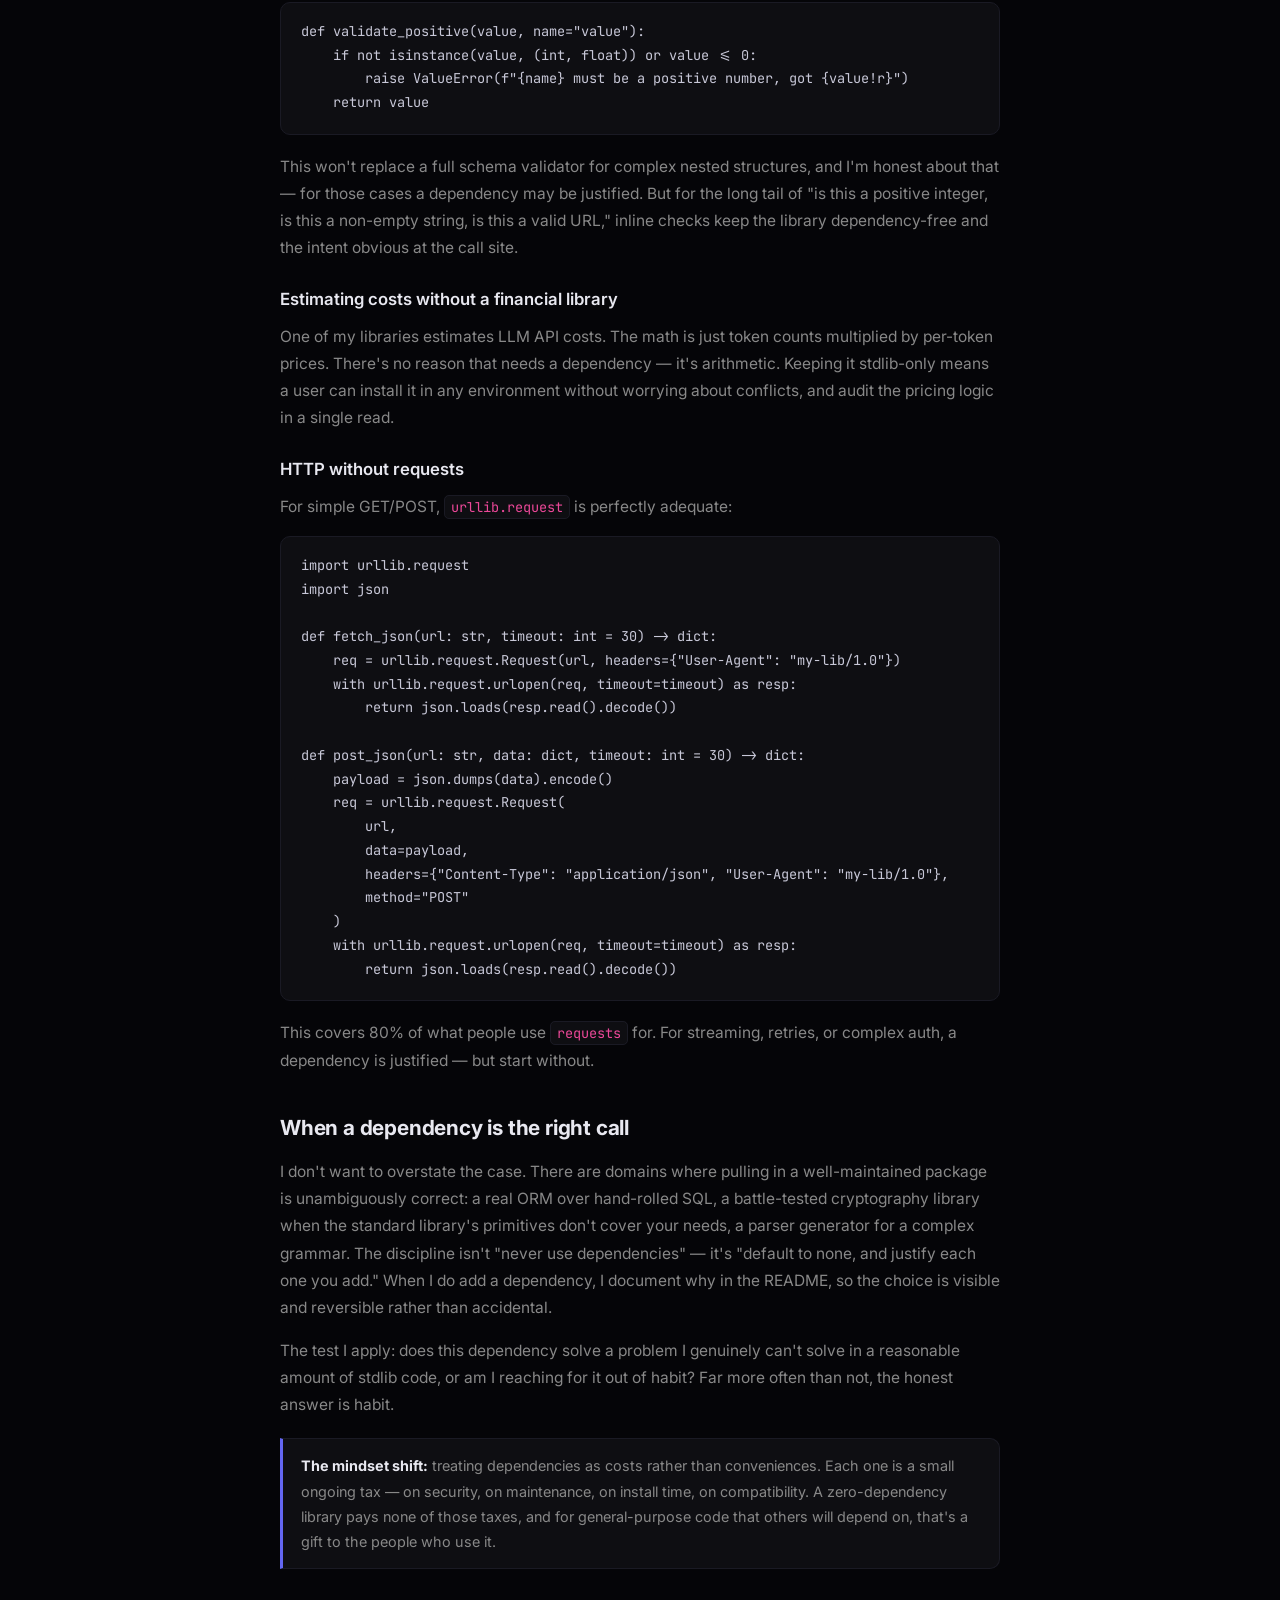
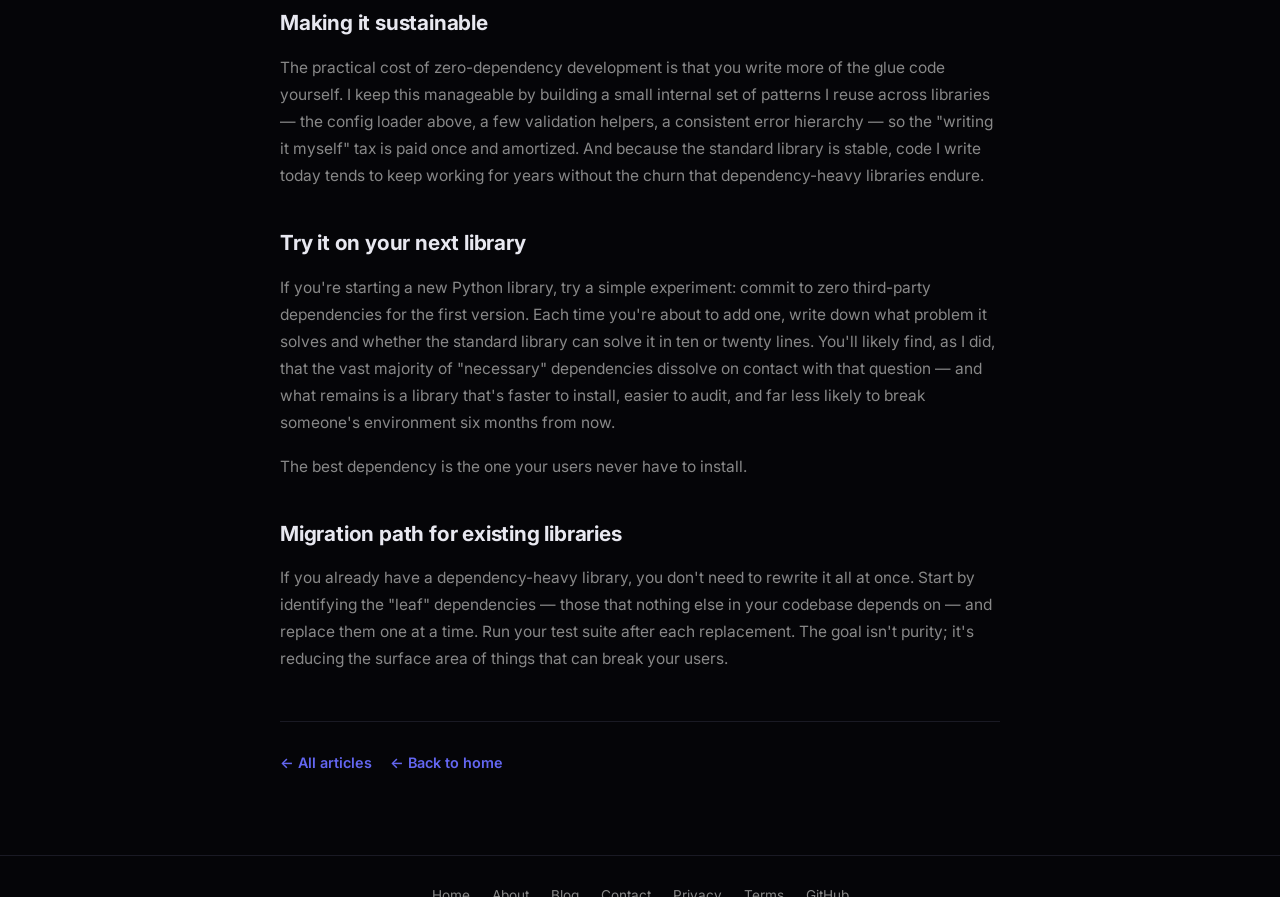
<file: blog/zero-dependency-python-libraries.html>
<!DOCTYPE html>
<html lang="en">
<head>
<meta charset="UTF-8">
<script async src="https://www.googletagmanager.com/gtag/js?id=G-7E63EG326X"></script>
<script>
  window.dataLayer = window.dataLayer || [];
  function gtag(){dataLayer.push(arguments);}
  gtag("js", new Date());
  gtag("config", "G-7E63EG326X");
</script>
<meta name="viewport" content="width=device-width, initial-scale=1.0">
<title>A Developer's Guide to Building Zero-Dependency Python Libraries</title>
<meta name="description" content="Why relying only on the Python standard library makes your code more secure, auditable, and fast — with concrete patterns for parsing, validation, and configuration.">
<meta name="robots" content="index, follow">
<link rel="canonical" href="https://nguyenminhduc9988.github.io/blog/zero-dependency-python-libraries.html">
<meta property="og:title" content="A Developer's Guide to Building Zero-Dependency Python Libraries">
<meta property="og:description" content="Why zero-dependency Python libraries are more secure, auditable, and fast — with real stdlib-only patterns.">
<meta property="og:type" content="article">
<meta property="og:url" content="https://nguyenminhduc9988.github.io/blog/zero-dependency-python-libraries.html">
<meta property="og:site_name" content="Duc Nguyen">
<meta property="og:image" content="https://nguyenminhduc9988.github.io/og-image.png">
<meta property="article:published_time" content="2026-07-07">
<meta property="article:author" content="Duc Nguyen">
<meta name="twitter:card" content="summary_large_image">
<meta name="twitter:title" content="A Developer's Guide to Building Zero-Dependency Python Libraries">
<meta name="twitter:description" content="Why zero-dependency Python libraries are more secure, auditable, and fast.">
<meta name="twitter:image" content="https://nguyenminhduc9988.github.io/og-image.png">
<link rel="icon" href="data:image/svg+xml,%3Csvg xmlns='http://www.w3.org/2000/svg' viewBox='0 0 100 100'%3E%3Cdefs%3E%3ClinearGradient id='g' x1='0' y1='0' x2='1' y2='1'%3E%3Cstop offset='0' stop-color='%236366f1'/%3E%3Cstop offset='1' stop-color='%23ec4899'/%3E%3C/linearGradient%3E%3C/defs%3E%3Crect width='100' height='100' rx='20' fill='%230a0a0f'/%3E%3Ctext x='50' y='70' font-family='Arial' font-size='50' font-weight='bold' text-anchor='middle' fill='url(%23g)'%3ED%3C/text%3E%3C/svg%3E">
<link rel="preconnect" href="https://fonts.googleapis.com">
<link rel="preconnect" href="https://fonts.gstatic.com" crossorigin>
<link href="https://fonts.googleapis.com/css2?family=Inter:wght@400;500;600;700;800&family=JetBrains+Mono:wght@400;600&display=swap" rel="stylesheet">
<link rel="stylesheet" href="/assets/style.css">
<style>
.container{max-width:760px}
.back-link{display:inline-block;font-size:.85rem;color:var(--text-muted);margin-bottom:24px}
.back-link:hover{color:var(--purple)}
article h1{font-size:2rem;font-weight:800;margin-bottom:12px;letter-spacing:-.5px;line-height:1.25}
article h2{font-size:1.3rem;font-weight:700;margin:36px 0 12px;color:var(--text);letter-spacing:-.2px}
article h3{font-size:1.05rem;font-weight:600;margin:24px 0 8px;color:var(--text)}
article p{color:var(--text-muted);font-size:.97rem;margin-bottom:16px}
article ul{margin:0 0 18px 22px}
article li{margin-bottom:8px;color:var(--text-muted);font-size:.97rem}
article li strong{color:var(--text)}
article code{font-family:var(--mono);background:var(--bg-card);border:1px solid var(--border);padding:2px 6px;border-radius:5px;font-size:.85rem;color:var(--pink)}
article pre{background:var(--bg-card);border:1px solid var(--border);border-radius:var(--radius);padding:18px 20px;overflow-x:auto;margin:0 0 18px}
article pre code{background:none;border:none;padding:0;color:#c8c8d8;font-size:.85rem;line-height:1.6}
.post-meta{display:flex;align-items:center;gap:12px;margin-bottom:32px;font-size:.82rem;color:var(--text-muted)}
.post-tag{background:rgba(99,102,241,.12);color:var(--purple);padding:3px 10px;border-radius:100px;font-size:.72rem;font-weight:600}
.article-footer{margin-top:48px;padding-top:28px;border-top:1px solid var(--border);display:flex;gap:18px;flex-wrap:wrap;align-items:center}
.article-footer a{color:var(--purple);font-weight:600;font-size:.9rem}
.callout{background:var(--bg-card);border-left:3px solid var(--purple);border-radius:0 var(--radius) var(--radius) 0;padding:14px 18px;margin:20px 0;font-size:.9rem;color:var(--text-muted)}
.callout strong{color:var(--text)}
</style>
</head>
<body>
<nav class="nav"><div class="nav-inner">
  <a href="/" class="nav-logo">Duc Nguyen</a>
  <div class="nav-links">
    <a href="/">Home</a>
    <a href="/about.html">About</a>
    <a href="/blog/">Blog</a>
    <a href="/contact.html">Contact</a>
    <a href="/privacy-policy.html">Privacy</a>
    <a href="/terms-of-service.html">Terms</a>
  </div>
</div></nav>

<div class="container">
  <a href="/blog/" class="back-link">← Back to Blog</a>
  <article>
    <h1>A Developer's Guide to Building Zero-Dependency Python Libraries</h1>
    <div class="post-meta"><span class="post-tag">Python</span><span>July 7, 2026 · By Duc Nguyen · 14 min read</span></div>

    <p>The Python ecosystem has a culture of composability — pull in the package you need, let the package manager resolve its dependencies, and ship. It's productive, and most of the time it's the right call. But there's a category of library where adding even one dependency is the wrong trade, and that category is larger than most developers assume. I maintain several open-source Python libraries that are strictly zero-dependency — they import nothing outside the standard library — and the benefits have been substantial enough that I now default to this approach for anything general-purpose. Here's why it matters, and the concrete patterns that make it practical.</p>

    <h2>What "zero-dependency" actually means</h2>
    <p>A zero-dependency library is one whose install brings in no third-party packages at all — not "just one small dependency," but genuinely none. You can verify this trivially: after <code>pip install</code>, the only new files on your system are the library's own. The Python standard library doesn't count, because it ships with Python itself and is maintained by the same people who maintain the language.</p>
    <p>The distinction sounds pedantic until you've debugged a transitive-dependency conflict at 11 p.m. A library that depends on <code>requests</code>, which depends on <code>urllib3</code>, which depends on a specific <code>six</code> for Python 2 compatibility, pulls four packages into your environment — and any one of them can break you when it releases a new major version. "Just one dependency" is almost never one package; it's a subtree.</p>

    <h2>Why it's worth the discipline</h2>

    <h3>Security you can actually audit</h3>
    <p>Every third-party package you install is code written by someone else, running with your program's privileges. The larger the dependency tree, the larger the attack surface — and supply-chain attacks via compromised packages are a real, recurring threat. A zero-dependency library shrinks that surface to just its own source, which a careful reviewer can read end to end in an afternoon. When I publish a library that handles configuration or data parsing, I want users to be able to satisfy themselves that it's safe without trusting an opaque web of packages they've never looked at.</p>

    <h3>Fewer breaking changes</h3>
    <p>Every external dependency is a version pin you have to maintain. When that dependency releases a backwards-incompatible major version, your library either breaks or forces you to do compatibility work. A zero-dependency library depends only on the Python standard library, which follows a careful, documented deprecation cycle measured in years. I have libraries written against Python 3.8 that still run unchanged on 3.12 — not because I'm a genius, but because the stdlib moves slowly and predictably.</p>

    <h3>Faster, smaller installs</h3>
    <p>Installing a zero-dependency library is a single, fast operation with no resolver to run and no subtree to fetch. That matters in CI pipelines, Docker builds, and constrained environments. It also means no version conflicts to resolve against whatever else is in the user's environment — your library slots in cleanly anywhere a compatible Python runs.</p>

    <h2>The standard library is bigger than you think</h2>
    <p>The most common reason developers reach for a dependency is the assumption that some task "needs" a package. In practice, the standard library covers a remarkable range, and re-acquainting yourself with it is the highest-leverage thing you can do for writing zero-dependency code. A few areas where I regularly see unnecessary third-party packages:</p>
    <ul>
      <li><strong>HTTP:</strong> <code>urllib.request</code> handles simple GET and POST with a few lines. You don't need <code>requests</code> unless you want its ergonomics — and for a library, a few lines of stdlib beats a heavy dependency.</li>
      <li><strong>JSON:</strong> <code>json</code> is built in and handles the common cases. For more lenient parsing (trailing commas, comments), a small preprocessor beats pulling in a parser.</li>
      <li><strong>Hashing and crypto:</strong> <code>hashlib</code> and <code>hmac</code> cover SHA-256, SHA-512, HMAC, and more, using the same audited primitives OpenSSL provides.</li>
      <li><strong>Path handling:</strong> <code>pathlib</code> gives clean object-oriented paths and has largely eliminated the need for a paths library.</li>
      <li><strong>Data classes:</strong> <code>dataclasses</code> removes most of the boilerplate that templating libraries used to solve.</li>
      <li><strong>Type validation:</strong> a combination of <code>dataclasses</code>, type hints, and a few lines of validation logic handles the cases people reach for <code>pydantic</code> to solve — not all of them, but more than you'd guess.</li>
      <li><strong>Date/time:</strong> <code>datetime</code> plus <code>zoneinfo</code> (Python 3.9+) handles timezones without <code>pytz</code> or <code>dateutil</code>.</li>
      <li><strong>CLI argument parsing:</strong> <code>argparse</code> is powerful enough for most tools.</li>
      <li><strong>TOML config:</strong> <code>tomllib</code> (Python 3.11+) or <code>configparser</code> for INI.</li>
    </ul>

    <h2>Concrete patterns</h2>

    <h3>Config loading without a config library</h3>
    <p>Configuration loading is a classic case where developers pull in TOML or YAML parsers. Since Python 3.11, <code>tomllib</code> is in the standard library, so TOML config is free. For earlier versions, <code>configparser</code> handles INI files natively. A configuration loader I maintain is built entirely on <code>tomllib</code> plus <code>pathlib</code>, and it's under 150 lines:</p>
    <pre><code>import tomllib
from pathlib import Path
from dataclasses import dataclass

@dataclass
class AppConfig:
    api_key: str
    timeout: int = 30

def load_config(path: str | Path) -> AppConfig:
    p = Path(path)
    with p.open("rb") as f:
        data = tomllib.load(f)
    return AppConfig(
        api_key=data["api"]["key"],
        timeout=data.get("api", {}).get("timeout", 30),
    )</code></pre>
    <p>No external parsing library, no validation framework, no dependency footprint. The dataclass gives type safety, <code>tomllib</code> does the parsing, and the loader is a pure function you can test in isolation.</p>

    <h3>Validation without a schema library</h3>
    <p>For lightweight validation, a small helper using type hints and explicit checks is often enough:</p>
    <pre><code>def validate_positive(value, name="value"):
    if not isinstance(value, (int, float)) or value <= 0:
        raise ValueError(f"{name} must be a positive number, got {value!r}")
    return value</code></pre>
    <p>This won't replace a full schema validator for complex nested structures, and I'm honest about that — for those cases a dependency may be justified. But for the long tail of "is this a positive integer, is this a non-empty string, is this a valid URL," inline checks keep the library dependency-free and the intent obvious at the call site.</p>

    <h3>Estimating costs without a financial library</h3>
    <p>One of my libraries estimates LLM API costs. The math is just token counts multiplied by per-token prices. There's no reason that needs a dependency — it's arithmetic. Keeping it stdlib-only means a user can install it in any environment without worrying about conflicts, and audit the pricing logic in a single read.</p>

    <h3>HTTP without requests</h3>
    <p>For simple GET/POST, <code>urllib.request</code> is perfectly adequate:</p>
    <pre><code>import urllib.request
import json

def fetch_json(url: str, timeout: int = 30) -> dict:
    req = urllib.request.Request(url, headers={"User-Agent": "my-lib/1.0"})
    with urllib.request.urlopen(req, timeout=timeout) as resp:
        return json.loads(resp.read().decode())

def post_json(url: str, data: dict, timeout: int = 30) -> dict:
    payload = json.dumps(data).encode()
    req = urllib.request.Request(
        url,
        data=payload,
        headers={"Content-Type": "application/json", "User-Agent": "my-lib/1.0"},
        method="POST"
    )
    with urllib.request.urlopen(req, timeout=timeout) as resp:
        return json.loads(resp.read().decode())</code></pre>
    <p>This covers 80% of what people use <code>requests</code> for. For streaming, retries, or complex auth, a dependency is justified — but start without.</p>

    <h2>When a dependency is the right call</h2>
    <p>I don't want to overstate the case. There are domains where pulling in a well-maintained package is unambiguously correct: a real ORM over hand-rolled SQL, a battle-tested cryptography library when the standard library's primitives don't cover your needs, a parser generator for a complex grammar. The discipline isn't "never use dependencies" — it's "default to none, and justify each one you add." When I do add a dependency, I document why in the README, so the choice is visible and reversible rather than accidental.</p>
    <p>The test I apply: does this dependency solve a problem I genuinely can't solve in a reasonable amount of stdlib code, or am I reaching for it out of habit? Far more often than not, the honest answer is habit.</p>

    <div class="callout"><strong>The mindset shift:</strong> treating dependencies as costs rather than conveniences. Each one is a small ongoing tax — on security, on maintenance, on install time, on compatibility. A zero-dependency library pays none of those taxes, and for general-purpose code that others will depend on, that's a gift to the people who use it.</div>

    <h2>Making it sustainable</h2>
    <p>The practical cost of zero-dependency development is that you write more of the glue code yourself. I keep this manageable by building a small internal set of patterns I reuse across libraries — the config loader above, a few validation helpers, a consistent error hierarchy — so the "writing it myself" tax is paid once and amortized. And because the standard library is stable, code I write today tends to keep working for years without the churn that dependency-heavy libraries endure.</p>

    <h2>Try it on your next library</h2>
    <p>If you're starting a new Python library, try a simple experiment: commit to zero third-party dependencies for the first version. Each time you're about to add one, write down what problem it solves and whether the standard library can solve it in ten or twenty lines. You'll likely find, as I did, that the vast majority of "necessary" dependencies dissolve on contact with that question — and what remains is a library that's faster to install, easier to audit, and far less likely to break someone's environment six months from now.</p>
    <p>The best dependency is the one your users never have to install.</p>

    <h2>Migration path for existing libraries</h2>
    <p>If you already have a dependency-heavy library, you don't need to rewrite it all at once. Start by identifying the "leaf" dependencies — those that nothing else in your codebase depends on — and replace them one at a time. Run your test suite after each replacement. The goal isn't purity; it's reducing the surface area of things that can break your users.</p>

    <div class="article-footer">
      <a href="/blog/">← All articles</a>
      <a href="/">← Back to home</a>
    </div>
  </article>
</div>

<div class="footer">
  <a href="/">Home</a>
  <a href="/about.html">About</a>
  <a href="/blog/">Blog</a>
  <a href="/contact.html">Contact</a>
  <a href="/privacy-policy.html">Privacy</a>
  <a href="/terms-of-service.html">Terms</a>
  <a href="https://github.com/nguyenminhduc9988" target="_blank" rel="noopener">GitHub</a>
</div>

</body>
</html>
</file>
<file: assets/style.css>
/* ===== Shared base styles for Duc Nguyen content pages ===== */
/* Loaded by about, contact, privacy-policy, terms-of-service, blog/index, and all blog articles.
   Page-specific styles remain inline in each page's <style> block. */

*{box-sizing:border-box;margin:0;padding:0}
:root{
  --bg:#050508;--bg-card:#0e0e12;--text:#e8e8f0;--text-muted:#888;
  --purple:#6366f1;--pink:#ec4899;--border:#1a1a24;--radius:10px;
  --mono:'JetBrains Mono',monospace;
}
body{font-family:'Inter',system-ui,sans-serif;background:var(--bg);color:var(--text);line-height:1.75}
a{color:var(--purple);text-decoration:none}
a:hover{text-decoration:underline}

/* NAV */
.nav{position:sticky;top:0;z-index:100;background:rgba(5,5,8,.92);backdrop-filter:blur(12px);-webkit-backdrop-filter:blur(12px);border-bottom:1px solid var(--border);padding:0 20px}
.nav-inner{max-width:800px;margin:0 auto;display:flex;align-items:center;justify-content:space-between;height:56px}
.nav-logo{font-size:1.1rem;font-weight:700;color:var(--text)}
.nav-links{display:flex;gap:20px;flex-wrap:wrap}
.nav-links a{color:var(--text-muted);font-size:.85rem}
.nav-links a:hover{color:var(--text);text-decoration:none}

/* CONTAINER + TYPOGRAPHY */
.container{max-width:800px;margin:0 auto;padding:48px 20px 80px}
.container h1{font-size:2.2rem;font-weight:800;margin-bottom:8px;letter-spacing:-.5px}
.updated{color:var(--text-muted);font-size:.85rem;margin-bottom:32px}
h2{font-size:1.3rem;font-weight:700;margin:36px 0 14px;color:var(--text);letter-spacing:-.2px}
h3{font-size:1.05rem;font-weight:600;margin:24px 0 8px;color:var(--text)}
p{color:var(--text-muted);font-size:.95rem;margin-bottom:14px}
ul{margin:0 0 16px 22px}
li{margin-bottom:8px;color:var(--text-muted);font-size:.95rem}
li strong{color:var(--text)}

/* FOOTER */
.footer{border-top:1px solid var(--border);padding:28px 20px;text-align:center;display:flex;gap:22px;justify-content:center;flex-wrap:wrap}
.footer a{color:var(--text-muted);font-size:.85rem}
.footer a:hover{color:var(--text)}

/* SHARED COMPONENTS (used by multiple page types) */
.callout{background:var(--bg-card);border:1px solid var(--border);border-left:3px solid var(--purple);border-radius:var(--radius);padding:16px 20px;margin:24px 0}
.callout strong{color:var(--text)}
.lead{color:var(--text);font-size:1.05rem;margin-bottom:24px;line-height:1.7}

/* RESPONSIVE */
@media(max-width:640px){.container{padding:32px 16px 60px}.container h1{font-size:1.7rem}.nav-links{gap:14px}}
</file>
